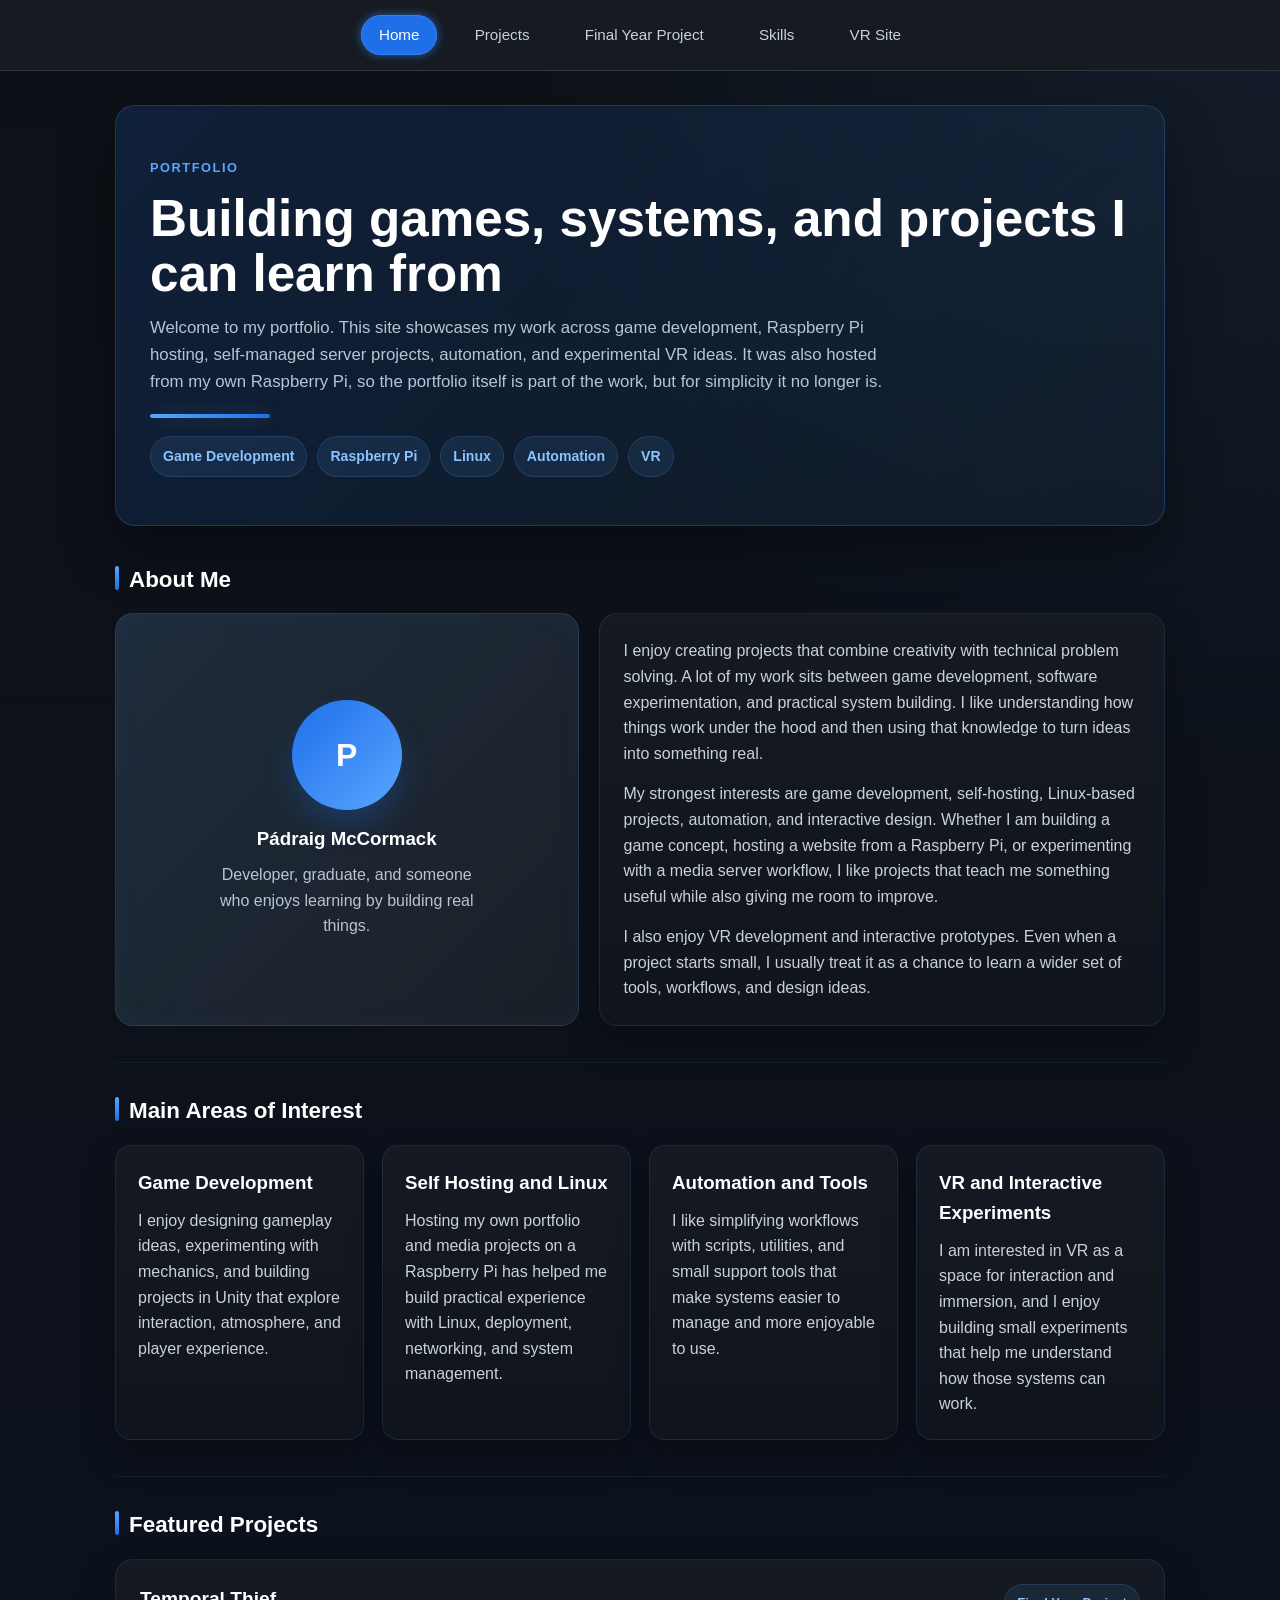
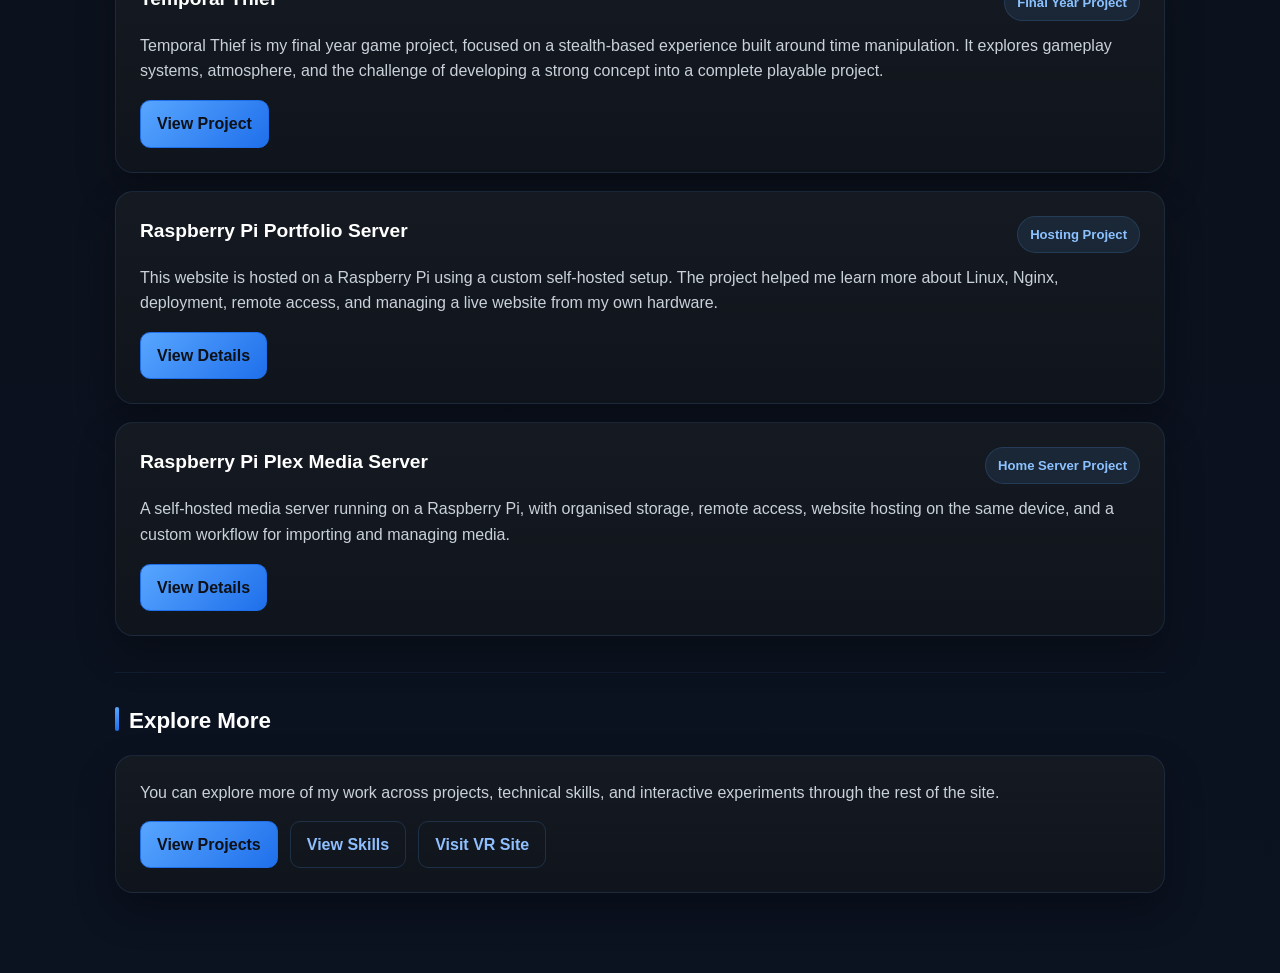
<file: index.html>
<!DOCTYPE html>
<html lang="en">
<head>
  <meta charset="UTF-8">
  <meta name="viewport" content="width=device-width, initial-scale=1.0">
  <title>My Portfolio</title>
  <link rel="stylesheet" href="css/style.css">

  <style>
    .home-page {
      background:
        radial-gradient(circle at top right, rgba(88, 166, 255, 0.08), transparent 28%),
        linear-gradient(180deg, #0d1117 0%, #0b1220 100%);
    }

    .home-hero {
      width: min(1050px, 92%);
      margin: 34px auto 12px;
      padding: 48px 34px;
      background: linear-gradient(135deg, rgba(31, 111, 235, 0.16), rgba(88, 166, 255, 0.05));
      border: 1px solid rgba(88, 166, 255, 0.2);
      border-radius: 20px;
      box-shadow: 0 24px 52px rgba(0, 0, 0, 0.35);
    }

    .home-kicker {
      display: inline-block;
      font-size: 0.8rem;
      text-transform: uppercase;
      letter-spacing: 0.12em;
      font-weight: 700;
      color: #58a6ff;
      margin-bottom: 12px;
    }

    .home-hero h1 {
      font-size: clamp(2.3rem, 4vw, 3.4rem);
      line-height: 1.08;
      margin-bottom: 14px;
      color: #ffffff;
    }

    .home-hero p {
      max-width: 760px;
      color: #b8c4d3;
      font-size: 1.05rem;
      margin-bottom: 0;
    }

    .home-divider {
      width: 120px;
      height: 4px;
      border-radius: 999px;
      margin-top: 18px;
      background: linear-gradient(90deg, #58a6ff, #1f6feb);
      box-shadow: 0 0 18px rgba(88, 166, 255, 0.28);
    }

    .home-meta {
      display: flex;
      flex-wrap: wrap;
      gap: 10px;
      margin-top: 18px;
    }

    .home-tag {
      display: inline-flex;
      align-items: center;
      padding: 8px 12px;
      border-radius: 999px;
      background: rgba(88, 166, 255, 0.10);
      border: 1px solid rgba(88, 166, 255, 0.16);
      color: #8cc2ff;
      font-size: 0.88rem;
      font-weight: 600;
    }

    .home-section {
      width: min(1050px, 92%);
      margin: auto;
      padding: 24px 0 30px;
    }

    .home-section + .home-section {
      border-top: 1px solid rgba(88, 166, 255, 0.08);
      margin-top: 6px;
      padding-top: 30px;
    }

    .home-section h2 {
      position: relative;
      padding-left: 14px;
      color: #ffffff;
      margin-bottom: 16px;
    }

    .home-section h2::before {
      content: "";
      position: absolute;
      left: 0;
      top: 4px;
      width: 4px;
      height: 24px;
      border-radius: 999px;
      background: linear-gradient(180deg, #58a6ff, #1f6feb);
    }

    .home-grid {
      display: grid;
      grid-template-columns: 0.9fr 1.1fr;
      gap: 20px;
      align-items: stretch;
    }

    .home-panel {
      background: linear-gradient(180deg, rgba(22, 27, 34, 0.96), rgba(16, 21, 29, 0.98));
      border: 1px solid rgba(88, 166, 255, 0.12);
      border-radius: 18px;
      padding: 24px;
      box-shadow: 0 18px 38px rgba(0, 0, 0, 0.28);
    }

    .home-panel p:last-child {
      margin-bottom: 0;
    }

    .profile-box {
      height: 100%;
      display: flex;
      flex-direction: column;
      justify-content: center;
      align-items: center;
      min-height: 240px;
      text-align: center;
      background:
        linear-gradient(135deg, rgba(88, 166, 255, 0.12), rgba(255,255,255,0.02)),
        #161b22;
      border: 1px solid rgba(88, 166, 255, 0.16);
      border-radius: 18px;
      box-shadow: inset 0 0 30px rgba(88, 166, 255, 0.04);
    }

    .profile-avatar {
      width: 110px;
      height: 110px;
      border-radius: 50%;
      background: linear-gradient(135deg, #1f6feb, #58a6ff);
      display: flex;
      align-items: center;
      justify-content: center;
      font-size: 2rem;
      font-weight: 800;
      color: #ffffff;
      margin-bottom: 14px;
      box-shadow: 0 16px 28px rgba(31, 111, 235, 0.24);
    }

    .profile-box h3 {
      color: #ffffff;
      margin-bottom: 8px;
    }

    .profile-box p {
      max-width: 260px;
      color: #b8c4d3;
      margin-bottom: 0;
    }

    .spotlight-grid {
      display: grid;
      grid-template-columns: repeat(auto-fit, minmax(240px, 1fr));
      gap: 18px;
    }

    .spotlight-card {
      background: linear-gradient(180deg, rgba(22, 27, 34, 0.96), rgba(16, 21, 29, 0.98));
      border: 1px solid rgba(88, 166, 255, 0.12);
      border-radius: 16px;
      padding: 22px;
      box-shadow: 0 16px 34px rgba(0, 0, 0, 0.28);
      transition: transform 0.22s ease, border-color 0.22s ease, box-shadow 0.22s ease;
    }

    .spotlight-card:hover {
      transform: translateY(-4px);
      border-color: rgba(88, 166, 255, 0.34);
      box-shadow: 0 22px 40px rgba(0, 0, 0, 0.36), 0 0 18px rgba(88, 166, 255, 0.08);
    }

    .spotlight-card h3 {
      color: #ffffff;
      margin-bottom: 10px;
    }

    .spotlight-card p {
      color: #c9d1d9;
      margin-bottom: 0;
    }

    .featured-projects {
      display: grid;
      gap: 18px;
    }

    .featured-card {
      background: linear-gradient(180deg, rgba(22, 27, 34, 0.96), rgba(16, 21, 29, 0.98));
      border: 1px solid rgba(88, 166, 255, 0.12);
      border-radius: 18px;
      padding: 24px;
      box-shadow: 0 18px 38px rgba(0, 0, 0, 0.28);
      transition: transform 0.22s ease, border-color 0.22s ease, box-shadow 0.22s ease;
    }

    .featured-card:hover {
      transform: translateY(-4px);
      border-color: rgba(88, 166, 255, 0.34);
      box-shadow: 0 22px 40px rgba(0, 0, 0, 0.36), 0 0 18px rgba(88, 166, 255, 0.08);
    }

    .featured-top {
      display: flex;
      justify-content: space-between;
      align-items: flex-start;
      gap: 16px;
      flex-wrap: wrap;
      margin-bottom: 12px;
    }

    .featured-card h3 {
      color: #ffffff;
      margin: 0;
      font-size: 1.2rem;
    }

    .featured-tag {
      display: inline-flex;
      align-items: center;
      padding: 7px 12px;
      border-radius: 999px;
      background: rgba(88, 166, 255, 0.10);
      border: 1px solid rgba(88, 166, 255, 0.16);
      color: #8cc2ff;
      font-size: 0.82rem;
      font-weight: 600;
      white-space: nowrap;
    }

    .featured-card p {
      color: #c9d1d9;
      margin-bottom: 16px;
    }

    .home-actions {
      display: flex;
      flex-wrap: wrap;
      gap: 12px;
      align-items: center;
    }

    .home-btn {
      display: inline-block;
      padding: 10px 16px;
      background: linear-gradient(135deg, #58a6ff, #1f6feb);
      color: #0d1117;
      border-radius: 10px;
      font-weight: 700;
      border: 1px solid #1f6feb;
      transition: 0.22s ease;
    }

    .home-btn:hover {
      transform: translateY(-2px);
      box-shadow: 0 12px 24px rgba(31, 111, 235, 0.28);
      text-decoration: none;
    }

    .home-btn-secondary {
      display: inline-block;
      padding: 10px 16px;
      background: transparent;
      color: #8fbfff;
      border-radius: 10px;
      font-weight: 700;
      border: 1px solid rgba(88, 166, 255, 0.18);
      transition: 0.22s ease;
    }

    .home-btn-secondary:hover {
      border-color: rgba(88, 166, 255, 0.34);
      background: rgba(88, 166, 255, 0.06);
      text-decoration: none;
    }

    @media (max-width: 820px) {
      .home-grid {
        grid-template-columns: 1fr;
      }

      .home-hero {
        padding: 36px 24px;
      }
    }
  </style>
</head>
<body class="home-page">

<header class="site-header">
  <nav class="nav">
    <a href="index.html" class="active">Home</a>
    <a href="projects.html">Projects</a>
    <a href="final-year-project.html">Final Year Project</a>
    <a href="skills.html">Skills</a>
    <a href="vr-site.html">VR Site</a>
  </nav>
</header>

<div class="home-hero">
  <span class="home-kicker">Portfolio</span>
  <h1>Building games, systems, and projects I can learn from</h1>
  <p>
    Welcome to my portfolio. This site showcases my work across game development,
    Raspberry Pi hosting, self-managed server projects, automation, and experimental VR ideas.
    It was also hosted from my own Raspberry Pi, so the portfolio itself is part of the work, but for simplicity it no longer is.
  </p>
  <div class="home-divider"></div>

  <div class="home-meta">
    <span class="home-tag">Game Development</span>
    <span class="home-tag">Raspberry Pi</span>
    <span class="home-tag">Linux</span>
    <span class="home-tag">Automation</span>
    <span class="home-tag">VR</span>
  </div>
</div>

<section class="home-section">
  <h2>About Me</h2>
  <div class="home-grid">
    <div class="profile-box">
      <div class="profile-avatar">P</div>
      <h3>Pádraig McCormack</h3>
      <p>
        Developer, graduate, and someone who enjoys learning by building real things.
      </p>
    </div>

    <div class="home-panel">
      <p>
        I enjoy creating projects that combine creativity with technical problem solving.
        A lot of my work sits between game development, software experimentation, and practical
        system building. I like understanding how things work under the hood and then using that
        knowledge to turn ideas into something real.
      </p>

      <p>
        My strongest interests are game development, self-hosting, Linux-based projects,
        automation, and interactive design. Whether I am building a game concept, hosting a
        website from a Raspberry Pi, or experimenting with a media server workflow, I like
        projects that teach me something useful while also giving me room to improve.
      </p>

      <p>
        I also enjoy VR development and interactive prototypes. Even when a project starts small,
        I usually treat it as a chance to learn a wider set of tools, workflows, and design ideas.
      </p>
    </div>
  </div>
</section>

<section class="home-section">
  <h2>Main Areas of Interest</h2>
  <div class="spotlight-grid">
    <div class="spotlight-card">
      <h3>Game Development</h3>
      <p>
        I enjoy designing gameplay ideas, experimenting with mechanics, and building projects
        in Unity that explore interaction, atmosphere, and player experience.
      </p>
    </div>

    <div class="spotlight-card">
      <h3>Self Hosting and Linux</h3>
      <p>
        Hosting my own portfolio and media projects on a Raspberry Pi has helped me build
        practical experience with Linux, deployment, networking, and system management.
      </p>
    </div>

    <div class="spotlight-card">
      <h3>Automation and Tools</h3>
      <p>
        I like simplifying workflows with scripts, utilities, and small support tools that
        make systems easier to manage and more enjoyable to use.
      </p>
    </div>

    <div class="spotlight-card">
      <h3>VR and Interactive Experiments</h3>
      <p>
        I am interested in VR as a space for interaction and immersion, and I enjoy building
        small experiments that help me understand how those systems can work.
      </p>
    </div>
  </div>
</section>

<section class="home-section">
  <h2>Featured Projects</h2>
  <div class="featured-projects">

    <div class="featured-card">
      <div class="featured-top">
        <h3>Temporal Thief</h3>
        <span class="featured-tag">Final Year Project</span>
      </div>
      <p>
        Temporal Thief is my final year game project, focused on a stealth-based experience
        built around time manipulation. It explores gameplay systems, atmosphere, and the
        challenge of developing a strong concept into a complete playable project.
      </p>
      <div class="home-actions">
        <a href="final-year-project.html" class="home-btn">View Project</a>
      </div>
    </div>

    <div class="featured-card">
      <div class="featured-top">
        <h3>Raspberry Pi Portfolio Server</h3>
        <span class="featured-tag">Hosting Project</span>
      </div>
      <p>
        This website is hosted on a Raspberry Pi using a custom self-hosted setup. The project
        helped me learn more about Linux, Nginx, deployment, remote access, and managing a live
        website from my own hardware.
      </p>
      <div class="home-actions">
        <a href="raspberry-pi-portfolio.html" class="home-btn">View Details</a>
      </div>
    </div>

    <div class="featured-card">
      <div class="featured-top">
        <h3>Raspberry Pi Plex Media Server</h3>
        <span class="featured-tag">Home Server Project</span>
      </div>
      <p>
        A self-hosted media server running on a Raspberry Pi, with organised storage,
        remote access, website hosting on the same device, and a custom workflow for
        importing and managing media.
      </p>
      <div class="home-actions">
        <a href="plex-media-server.html" class="home-btn">View Details</a>
      </div>
    </div>

  </div>
</section>

<section class="home-section">
  <h2>Explore More</h2>
  <div class="home-panel">
    <p>
      You can explore more of my work across projects, technical skills, and interactive
      experiments through the rest of the site.
    </p>
    <div class="home-actions" style="margin-top: 14px;">
      <a href="projects.html" class="home-btn">View Projects</a>
      <a href="skills.html" class="home-btn-secondary">View Skills</a>
      <a href="vr-site.html" class="home-btn-secondary">Visit VR Site</a>
    </div>
  </div>
</section>

</body>
</html>
</file>
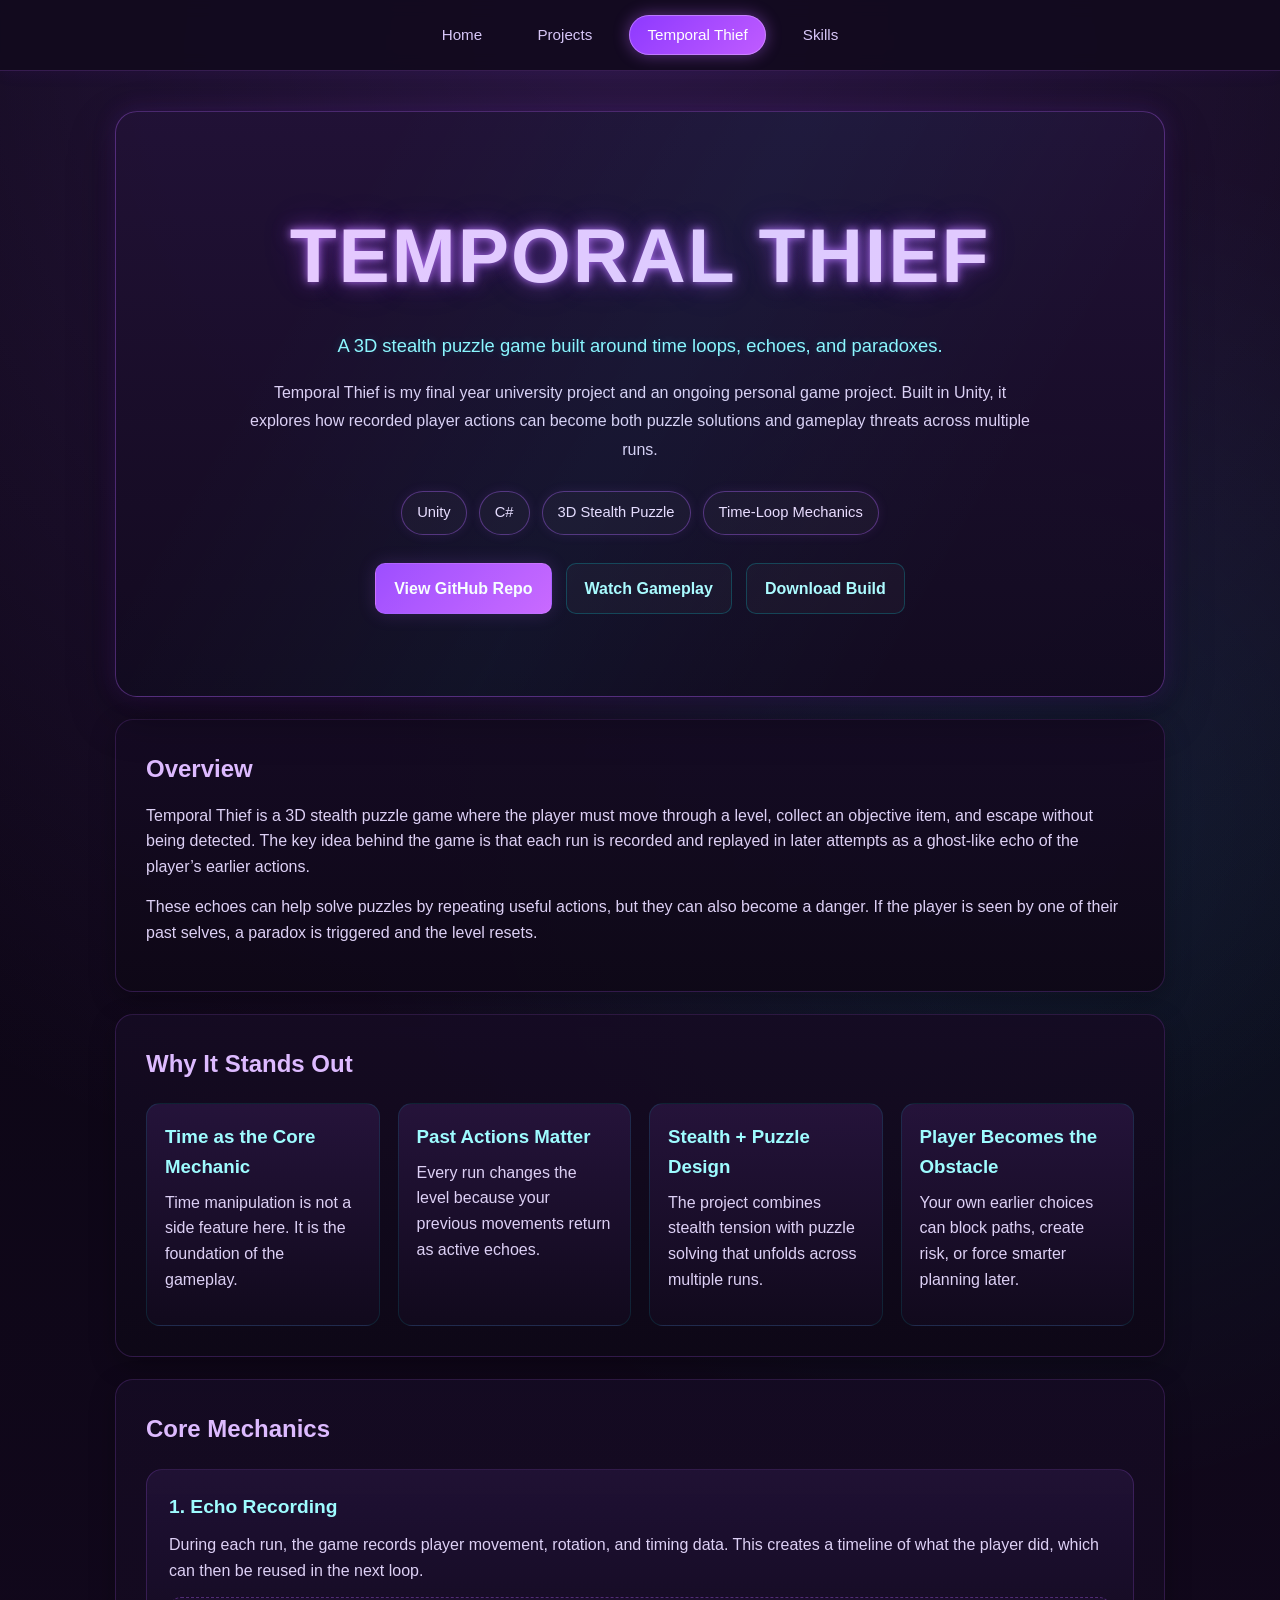
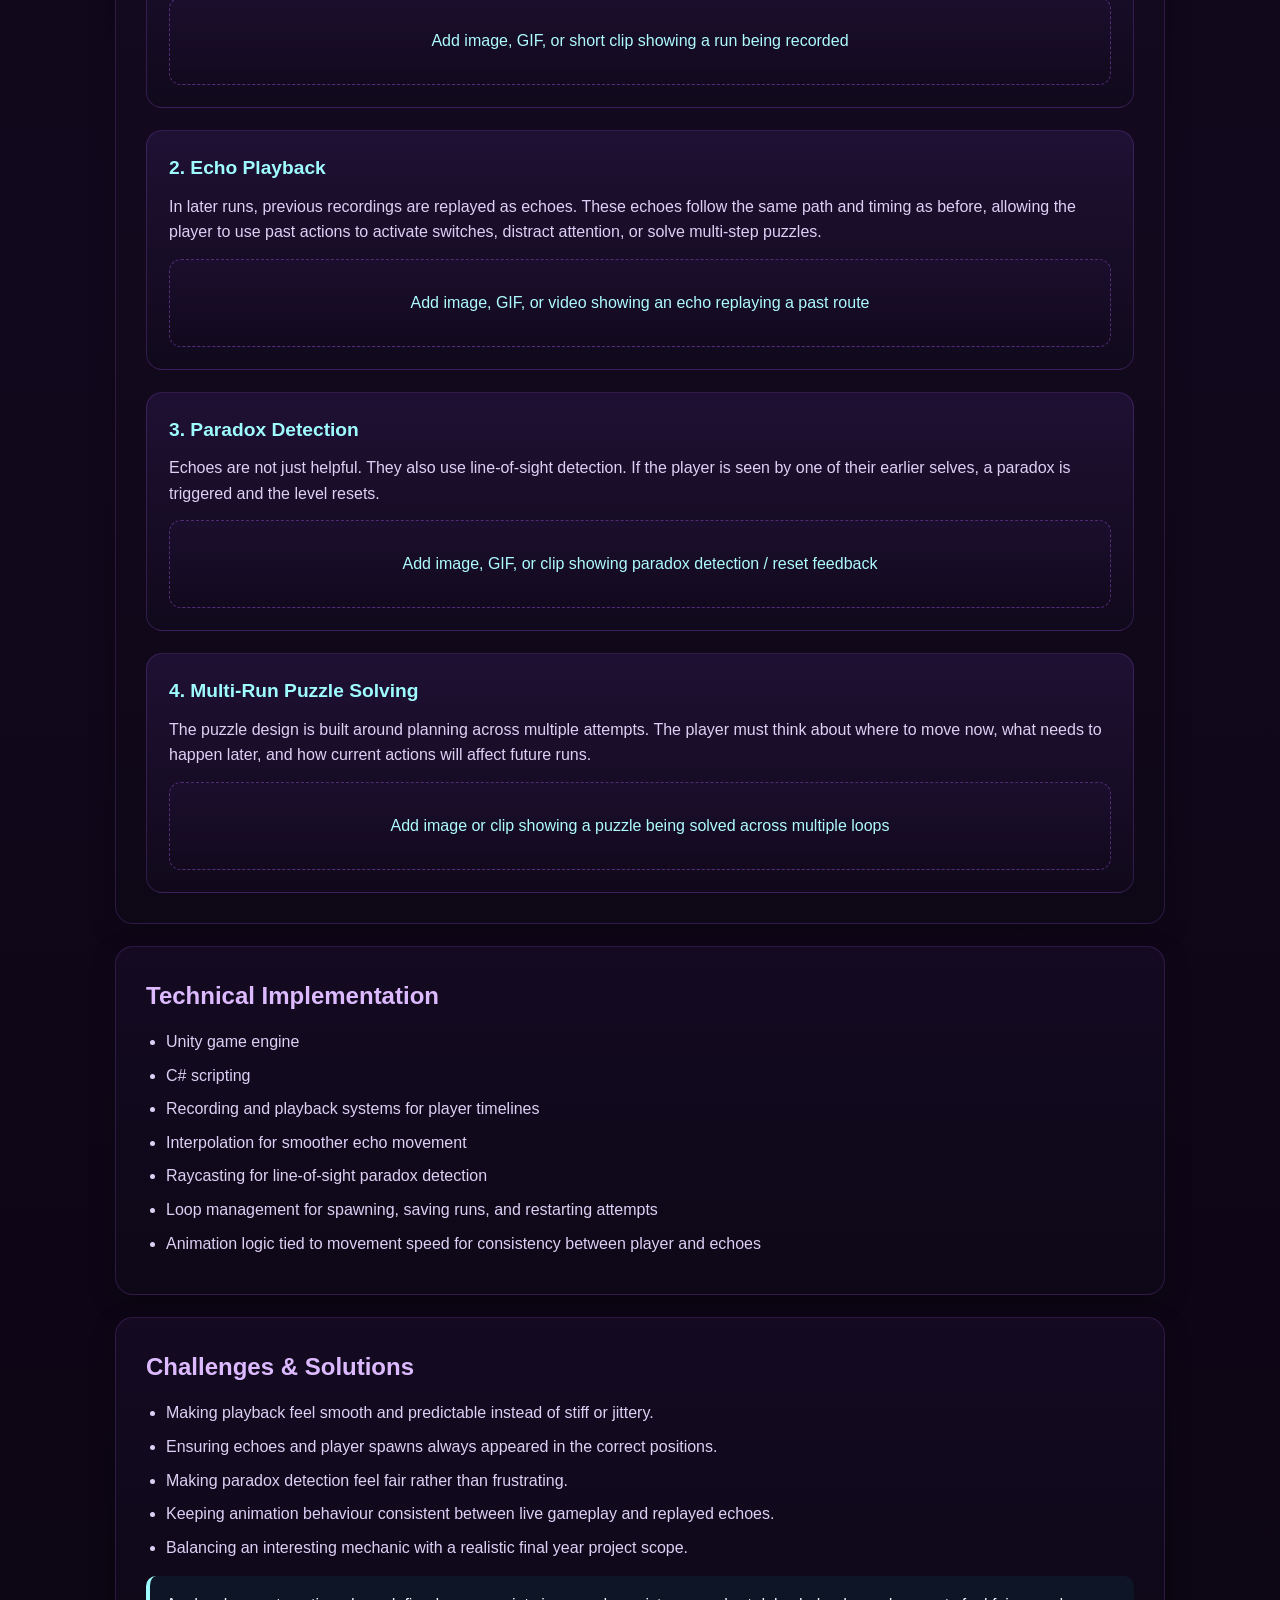
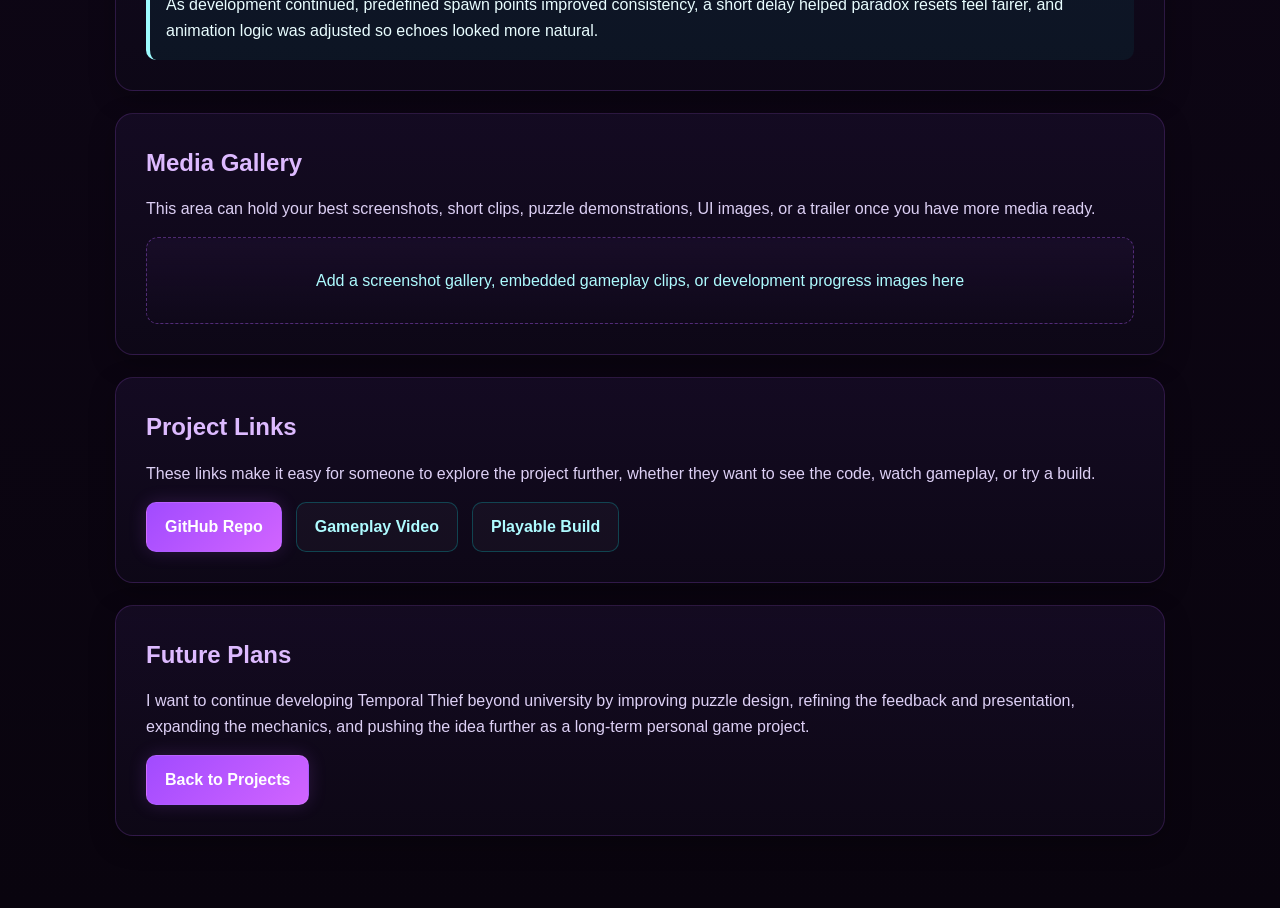
<file: final-year-project.html>
<!DOCTYPE html>
<html lang="en">
<head>
  <meta charset="UTF-8">
  <meta name="viewport" content="width=device-width, initial-scale=1.0">
  <title>Temporal Thief</title>
  <link rel="stylesheet" href="css/style.css">

  <style>
    body.temporal-page {
      background:
        radial-gradient(circle at top, rgba(170, 90, 255, 0.22), transparent 30%),
        radial-gradient(circle at 80% 20%, rgba(0, 255, 255, 0.08), transparent 20%),
        linear-gradient(180deg, #08050f 0%, #12081d 45%, #09040e 100%);
      color: #f3ecff;
    }

    .site-header {
      background: rgba(18, 10, 30, 0.92);
      border-bottom: 1px solid rgba(180, 95, 255, 0.22);
      box-shadow: 0 0 18px rgba(128, 0, 255, 0.08);
      backdrop-filter: blur(8px);
    }

    .nav a {
      color: #d7c6f7;
    }

    .nav a:hover {
      background: rgba(170, 90, 255, 0.18);
      color: #ffffff;
    }

    .nav a:hover::after {
      border-color: rgba(181, 97, 255, 0.45);
      box-shadow: 0 0 14px rgba(181, 97, 255, 0.35);
    }

    .nav a.active {
      background: linear-gradient(135deg, #8d39ff, #c05cff);
      color: #ffffff;
    }

    .nav a.active::after {
      border-color: rgba(223, 176, 255, 0.5);
      box-shadow: 0 0 16px rgba(181, 97, 255, 0.45);
    }

    .temporal-hero {
      width: min(1050px, 92%);
      margin: 40px auto 20px;
      padding: 82px 32px;
      text-align: center;
      border-radius: 22px;
      position: relative;
      overflow: hidden;
      background: linear-gradient(180deg, rgba(33, 18, 54, 0.96), rgba(18, 10, 31, 0.96));
      border: 1px solid rgba(181, 97, 255, 0.35);
      box-shadow: 0 0 25px rgba(150, 50, 255, 0.16), 0 18px 45px rgba(0, 0, 0, 0.35);
    }

    .temporal-hero::before {
      content: "";
      position: absolute;
      inset: 0;
      background: linear-gradient(120deg, transparent 20%, rgba(0, 255, 255, 0.04) 50%, transparent 80%);
      pointer-events: none;
    }

    .temporal-hero h1 {
      font-size: clamp(2.8rem, 6vw, 5rem);
      margin-bottom: 14px;
      color: #e5c9ff;
      letter-spacing: 2px;
      text-transform: uppercase;
      text-shadow:
        0 0 8px rgba(190, 120, 255, 0.85),
        0 0 20px rgba(181, 97, 255, 0.45),
        0 0 40px rgba(120, 0, 255, 0.2);
    }

    .temporal-tagline {
      font-size: 1.15rem;
      color: #8ef6ff;
      margin-bottom: 18px;
      text-shadow: 0 0 10px rgba(0, 255, 255, 0.18);
    }

    .temporal-intro {
      max-width: 780px;
      margin: 0 auto;
      color: #ddd0f5;
      font-size: 1rem;
      line-height: 1.8;
    }

    .temporal-meta {
      display: flex;
      justify-content: center;
      gap: 12px;
      flex-wrap: wrap;
      margin-top: 26px;
    }

    .meta-pill {
      padding: 9px 15px;
      border-radius: 999px;
      border: 1px solid rgba(181, 97, 255, 0.38);
      background: rgba(255, 255, 255, 0.03);
      color: #eddcff;
      font-size: 0.92rem;
      box-shadow: 0 0 12px rgba(181, 97, 255, 0.1);
    }

    .hero-actions {
      display: flex;
      justify-content: center;
      flex-wrap: wrap;
      gap: 14px;
      margin-top: 28px;
    }

    .hero-btn {
      display: inline-block;
      padding: 12px 18px;
      border-radius: 10px;
      font-weight: 600;
      transition: 0.25s ease;
      text-decoration: none;
    }

    .hero-btn.primary {
      background: linear-gradient(135deg, #a14bff, #d164ff);
      color: #ffffff;
      border: 1px solid rgba(255, 255, 255, 0.08);
      box-shadow: 0 0 18px rgba(181, 97, 255, 0.18);
    }

    .hero-btn.secondary {
      background: rgba(255, 255, 255, 0.03);
      color: #aefbff;
      border: 1px solid rgba(0, 255, 255, 0.2);
    }

    .hero-btn:hover {
      transform: translateY(-2px);
      text-decoration: none;
    }

    .temporal-section {
      width: min(1050px, 92%);
      margin: 22px auto;
      padding: 30px;
      border-radius: 18px;
      background: linear-gradient(180deg, rgba(21, 11, 35, 0.94), rgba(14, 8, 23, 0.94));
      border: 1px solid rgba(181, 97, 255, 0.18);
      box-shadow: 0 8px 26px rgba(0, 0, 0, 0.26);
    }

    .temporal-section h2 {
      color: #ddbaff;
      margin-bottom: 14px;
      font-size: 1.5rem;
    }

    .temporal-section p,
    .temporal-section li {
      color: #ddd0f5;
    }

    .feature-grid {
      display: grid;
      grid-template-columns: repeat(auto-fit, minmax(220px, 1fr));
      gap: 18px;
      margin-top: 20px;
    }

    .feature-card {
      background: linear-gradient(180deg, rgba(38, 20, 60, 0.95), rgba(18, 10, 29, 0.95));
      border: 1px solid rgba(0, 255, 255, 0.1);
      border-radius: 14px;
      padding: 18px;
      transition: 0.25s ease;
    }

    .feature-card:hover {
      transform: translateY(-4px);
      border-color: rgba(181, 97, 255, 0.42);
      box-shadow: 0 0 16px rgba(181, 97, 255, 0.14);
    }

    .feature-card h3 {
      color: #9efcff;
      margin-bottom: 8px;
    }

    .mechanic-grid {
      display: grid;
      gap: 22px;
      margin-top: 20px;
    }

    .mechanic-card {
      background: linear-gradient(180deg, rgba(33, 18, 54, 0.9), rgba(17, 10, 28, 0.92));
      border: 1px solid rgba(181, 97, 255, 0.2);
      border-radius: 16px;
      padding: 22px;
    }

    .mechanic-card h3 {
      color: #9efcff;
      margin-bottom: 10px;
      font-size: 1.2rem;
    }

    .mechanic-card p {
      margin-bottom: 14px;
    }

    .media-placeholder {
      margin-top: 14px;
      padding: 30px 18px;
      border: 1px dashed rgba(181, 97, 255, 0.38);
      border-radius: 12px;
      text-align: center;
      color: #aefbff;
      background: linear-gradient(180deg, rgba(33, 18, 54, 0.45), rgba(18, 10, 30, 0.32));
    }

    .tech-list,
    .challenge-list,
    .links-list {
      padding-left: 20px;
      margin-top: 10px;
    }

    .tech-list li,
    .challenge-list li,
    .links-list li {
      margin-bottom: 8px;
    }

    .status-box {
      margin-top: 16px;
      padding: 16px;
      border-left: 4px solid #9efcff;
      background: rgba(0, 255, 255, 0.05);
      border-radius: 10px;
      color: #e9fdff;
    }

    .links-row {
      display: flex;
      flex-wrap: wrap;
      gap: 14px;
      margin-top: 16px;
    }

    .project-link-btn {
      display: inline-block;
      padding: 11px 18px;
      border-radius: 10px;
      background: linear-gradient(135deg, #a14bff, #d164ff);
      color: white;
      font-weight: 600;
      border: 1px solid rgba(255, 255, 255, 0.08);
      box-shadow: 0 0 18px rgba(181, 97, 255, 0.18);
      transition: 0.25s ease;
      text-decoration: none;
    }

    .project-link-btn.alt {
      background: rgba(255, 255, 255, 0.03);
      color: #aefbff;
      border: 1px solid rgba(0, 255, 255, 0.22);
      box-shadow: none;
    }

    .project-link-btn:hover {
      transform: translateY(-2px);
      text-decoration: none;
    }

    @media (max-width: 600px) {
      .temporal-hero {
        padding: 58px 20px;
      }

      .temporal-section {
        padding: 22px 18px;
      }

      .temporal-hero h1 {
        letter-spacing: 1px;
      }
    }
  </style>
</head>

<body class="temporal-page">

<header class="site-header">
  <nav class="nav">
    <a href="index.html">Home</a>
    <a href="projects.html">Projects</a>
    <a href="final-year-project.html" class="active">Temporal Thief</a>
    <a href="skills.html">Skills</a>
  </nav>
</header>

<section class="temporal-hero">
  <h1>Temporal Thief</h1>
  <p class="temporal-tagline">A 3D stealth puzzle game built around time loops, echoes, and paradoxes.</p>

  <p class="temporal-intro">
    Temporal Thief is my final year university project and an ongoing personal game project.
    Built in Unity, it explores how recorded player actions can become both puzzle solutions
    and gameplay threats across multiple runs.
  </p>

  <div class="temporal-meta">
    <span class="meta-pill">Unity</span>
    <span class="meta-pill">C#</span>
    <span class="meta-pill">3D Stealth Puzzle</span>
    <span class="meta-pill">Time-Loop Mechanics</span>
  </div>

  <div class="hero-actions">
    <a href="https://github.com/PodgeMc/temporal-thief" target="_blank" class="hero-btn primary">View GitHub Repo</a>
    <a href="YOUR_VIDEO_LINK_HERE" target="_blank" class="hero-btn secondary">Watch Gameplay</a>
    <a href="YOUR_BUILD_LINK_HERE" target="_blank" class="hero-btn secondary">Download Build</a>
  </div>
</section>

<section class="temporal-section">
  <h2>Overview</h2>
  <p>
    Temporal Thief is a 3D stealth puzzle game where the player must move through a level,
    collect an objective item, and escape without being detected. The key idea behind the game
    is that each run is recorded and replayed in later attempts as a ghost-like echo of the
    player’s earlier actions.
  </p>
  <p>
    These echoes can help solve puzzles by repeating useful actions, but they can also become
    a danger. If the player is seen by one of their past selves, a paradox is triggered and
    the level resets.
  </p>
</section>

<section class="temporal-section">
  <h2>Why It Stands Out</h2>

  <div class="feature-grid">
    <div class="feature-card">
      <h3>Time as the Core Mechanic</h3>
      <p>
        Time manipulation is not a side feature here. It is the foundation of the gameplay.
      </p>
    </div>

    <div class="feature-card">
      <h3>Past Actions Matter</h3>
      <p>
        Every run changes the level because your previous movements return as active echoes.
      </p>
    </div>

    <div class="feature-card">
      <h3>Stealth + Puzzle Design</h3>
      <p>
        The project combines stealth tension with puzzle solving that unfolds across multiple runs.
      </p>
    </div>

    <div class="feature-card">
      <h3>Player Becomes the Obstacle</h3>
      <p>
        Your own earlier choices can block paths, create risk, or force smarter planning later.
      </p>
    </div>
  </div>
</section>

<section class="temporal-section">
  <h2>Core Mechanics</h2>

  <div class="mechanic-grid">
    <div class="mechanic-card">
      <h3>1. Echo Recording</h3>
      <p>
        During each run, the game records player movement, rotation, and timing data.
        This creates a timeline of what the player did, which can then be reused in the next loop.
      </p>
      <div class="media-placeholder">
        Add image, GIF, or short clip showing a run being recorded
      </div>
    </div>

    <div class="mechanic-card">
      <h3>2. Echo Playback</h3>
      <p>
        In later runs, previous recordings are replayed as echoes. These echoes follow the same
        path and timing as before, allowing the player to use past actions to activate switches,
        distract attention, or solve multi-step puzzles.
      </p>
      <div class="media-placeholder">
        Add image, GIF, or video showing an echo replaying a past route
      </div>
    </div>

    <div class="mechanic-card">
      <h3>3. Paradox Detection</h3>
      <p>
        Echoes are not just helpful. They also use line-of-sight detection. If the player is seen
        by one of their earlier selves, a paradox is triggered and the level resets.
      </p>
      <div class="media-placeholder">
        Add image, GIF, or clip showing paradox detection / reset feedback
      </div>
    </div>

    <div class="mechanic-card">
      <h3>4. Multi-Run Puzzle Solving</h3>
      <p>
        The puzzle design is built around planning across multiple attempts. The player must think
        about where to move now, what needs to happen later, and how current actions will affect
        future runs.
      </p>
      <div class="media-placeholder">
        Add image or clip showing a puzzle being solved across multiple loops
      </div>
    </div>
  </div>
</section>

<section class="temporal-section">
  <h2>Technical Implementation</h2>
  <ul class="tech-list">
    <li>Unity game engine</li>
    <li>C# scripting</li>
    <li>Recording and playback systems for player timelines</li>
    <li>Interpolation for smoother echo movement</li>
    <li>Raycasting for line-of-sight paradox detection</li>
    <li>Loop management for spawning, saving runs, and restarting attempts</li>
    <li>Animation logic tied to movement speed for consistency between player and echoes</li>
  </ul>
</section>

<section class="temporal-section">
  <h2>Challenges & Solutions</h2>
  <ul class="challenge-list">
    <li>Making playback feel smooth and predictable instead of stiff or jittery.</li>
    <li>Ensuring echoes and player spawns always appeared in the correct positions.</li>
    <li>Making paradox detection feel fair rather than frustrating.</li>
    <li>Keeping animation behaviour consistent between live gameplay and replayed echoes.</li>
    <li>Balancing an interesting mechanic with a realistic final year project scope.</li>
  </ul>

  <div class="status-box">
    As development continued, predefined spawn points improved consistency, a short delay helped
    paradox resets feel fairer, and animation logic was adjusted so echoes looked more natural.
  </div>
</section>

<section class="temporal-section">
  <h2>Media Gallery</h2>
  <p>
    This area can hold your best screenshots, short clips, puzzle demonstrations, UI images,
    or a trailer once you have more media ready.
  </p>

  <div class="media-placeholder">
    Add a screenshot gallery, embedded gameplay clips, or development progress images here
  </div>
</section>

<section class="temporal-section">
  <h2>Project Links</h2>
  <p>
    These links make it easy for someone to explore the project further, whether they want
    to see the code, watch gameplay, or try a build.
  </p>

  <div class="links-row">
    <a href="https://github.com/PodgeMc/temporal-thief" target="_blank" class="project-link-btn">GitHub Repo</a>
    <a href="YOUR_VIDEO_LINK_HERE" target="_blank" class="project-link-btn alt">Gameplay Video</a>
    <a href="YOUR_BUILD_LINK_HERE" target="_blank" class="project-link-btn alt">Playable Build</a>
  </div>
</section>

<section class="temporal-section">
  <h2>Future Plans</h2>
  <p>
    I want to continue developing Temporal Thief beyond university by improving puzzle design,
    refining the feedback and presentation, expanding the mechanics, and pushing the idea further
    as a long-term personal game project.
  </p>

  <div class="links-row">
    <a href="projects.html" class="project-link-btn">Back to Projects</a>
  </div>
</section>

</body>
</html>
</file>
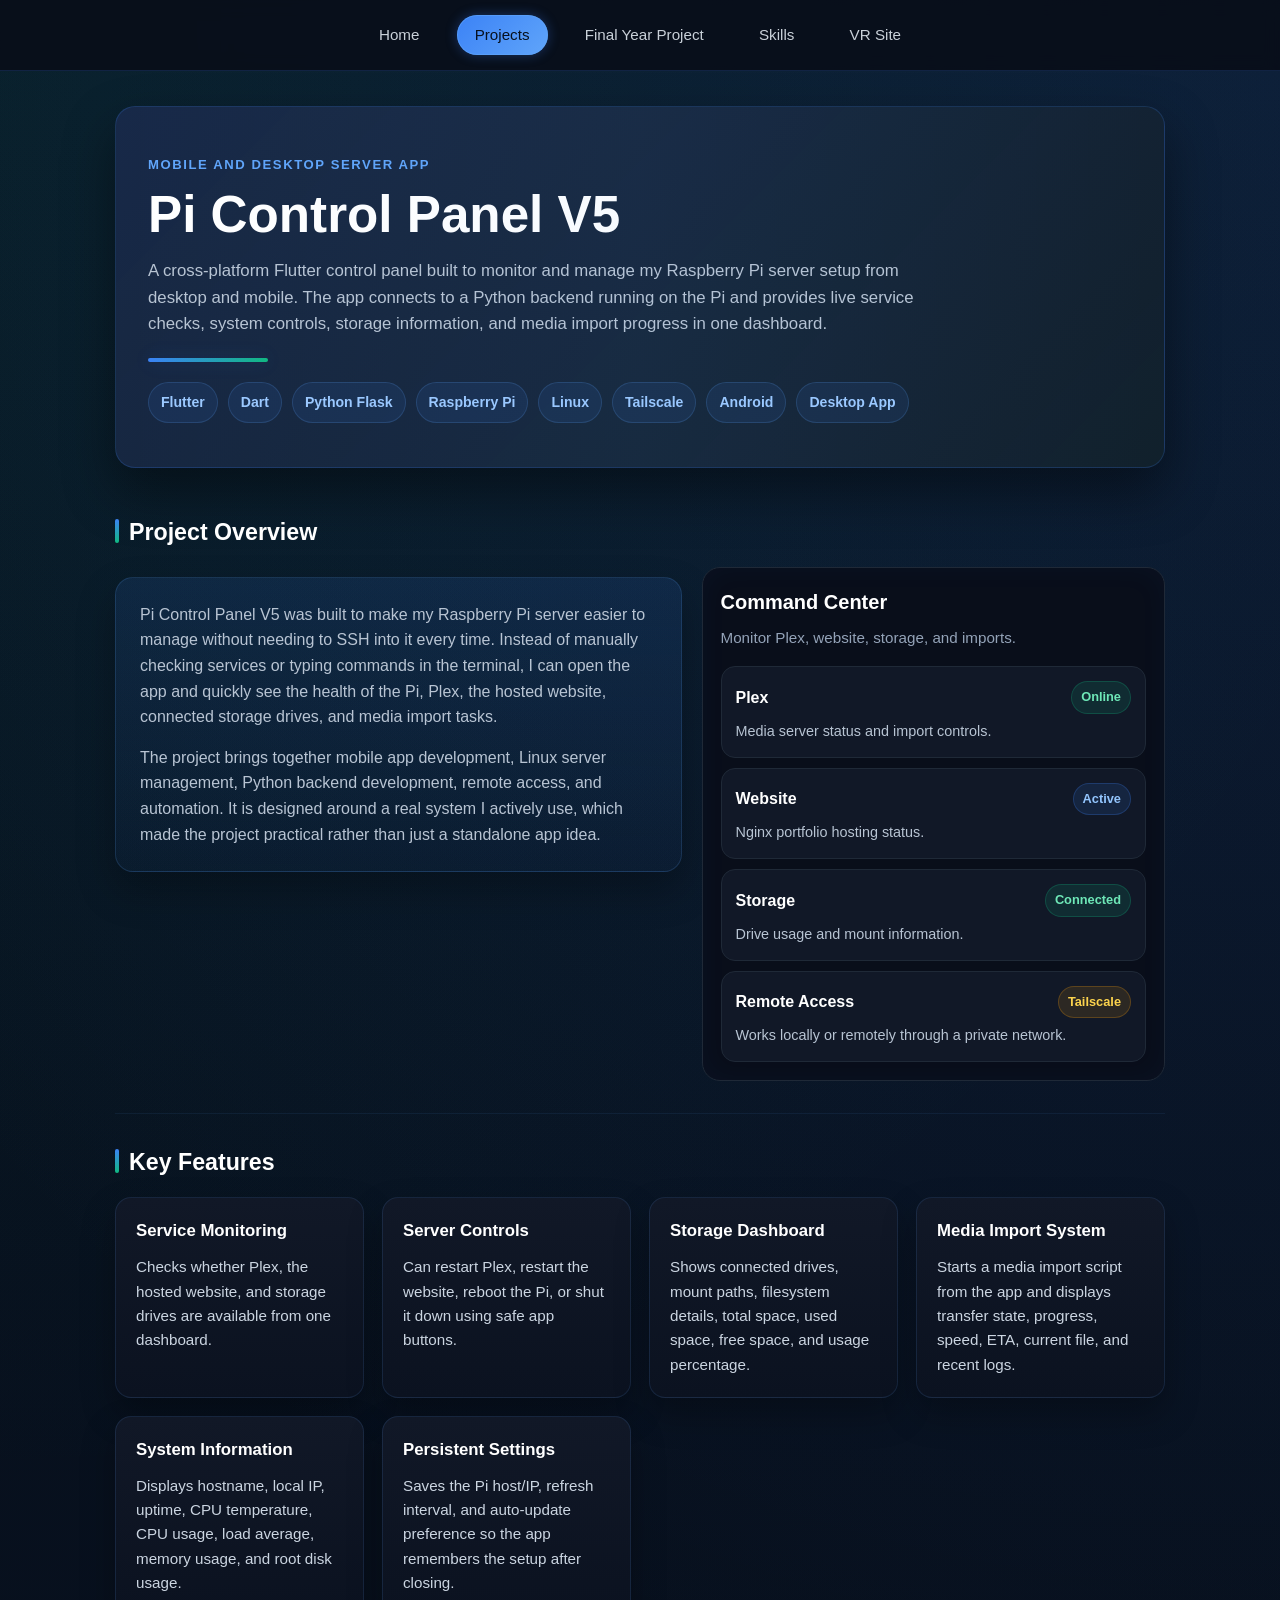
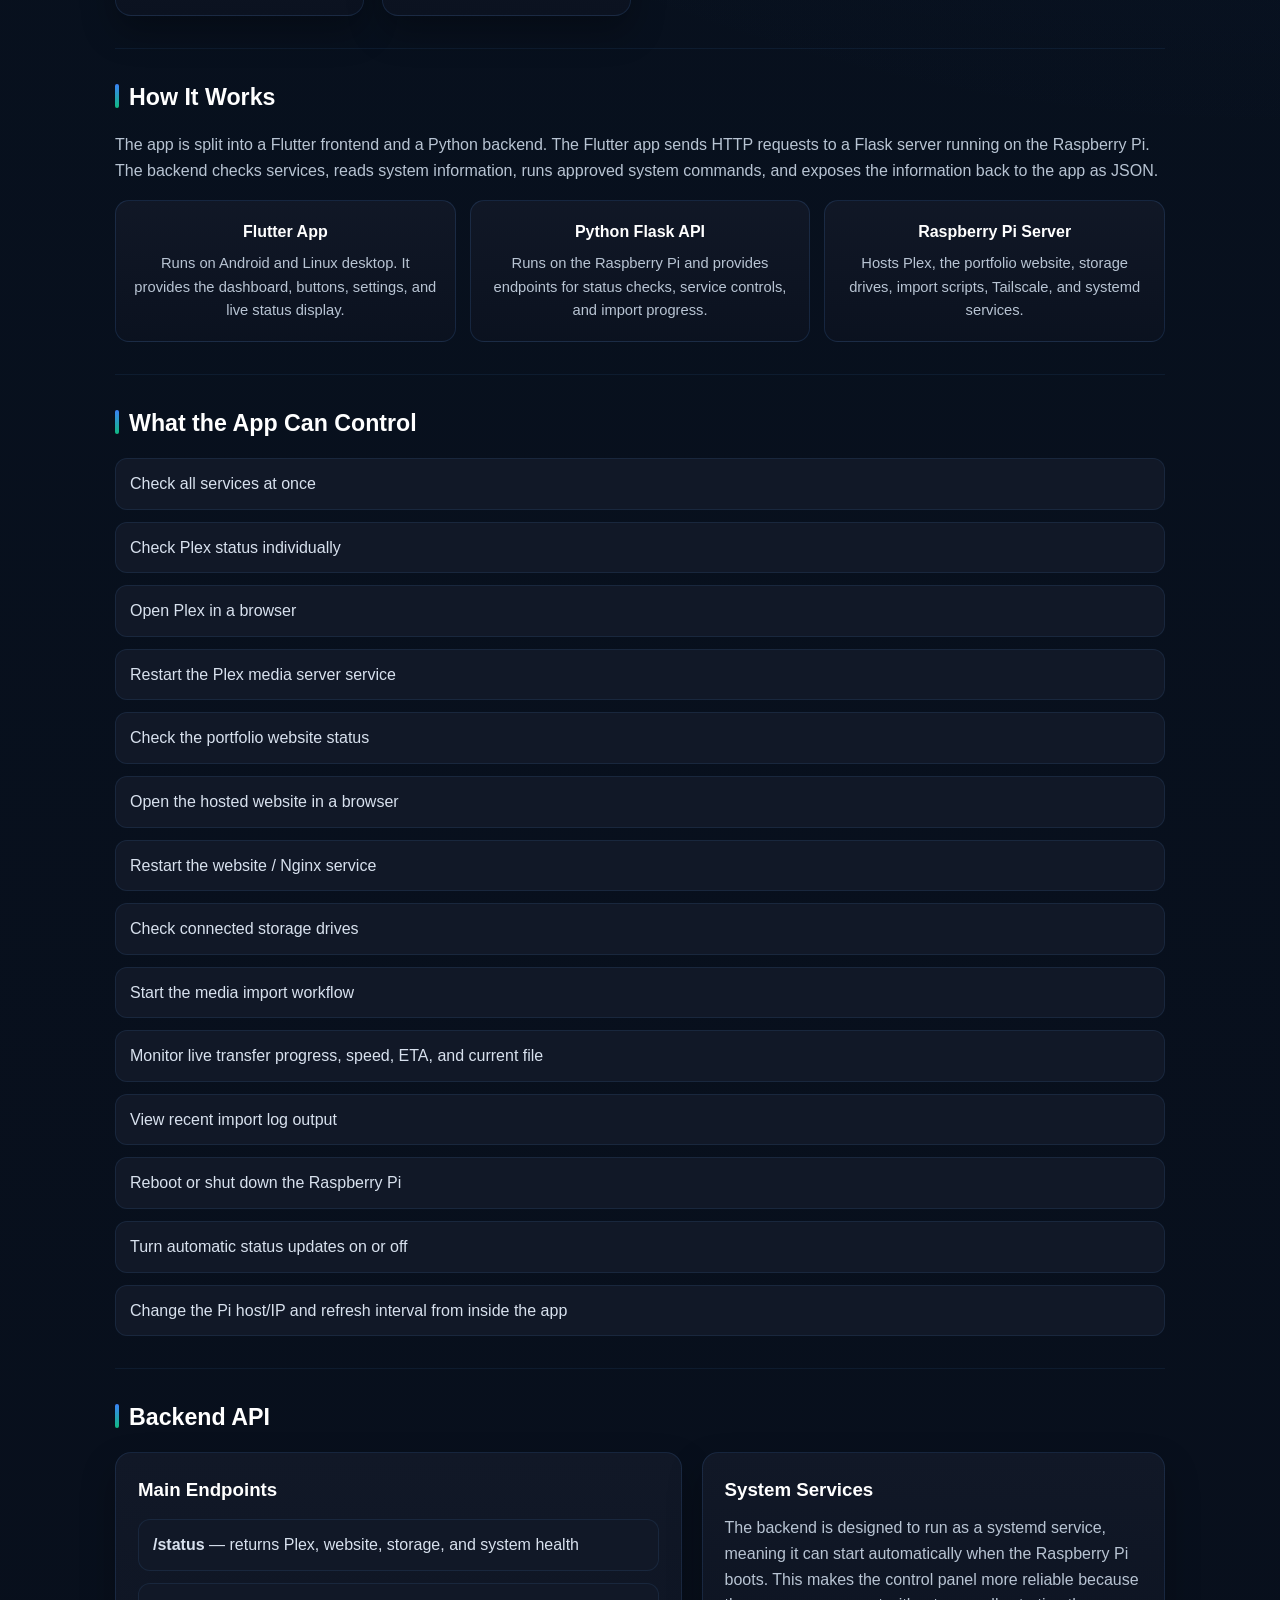
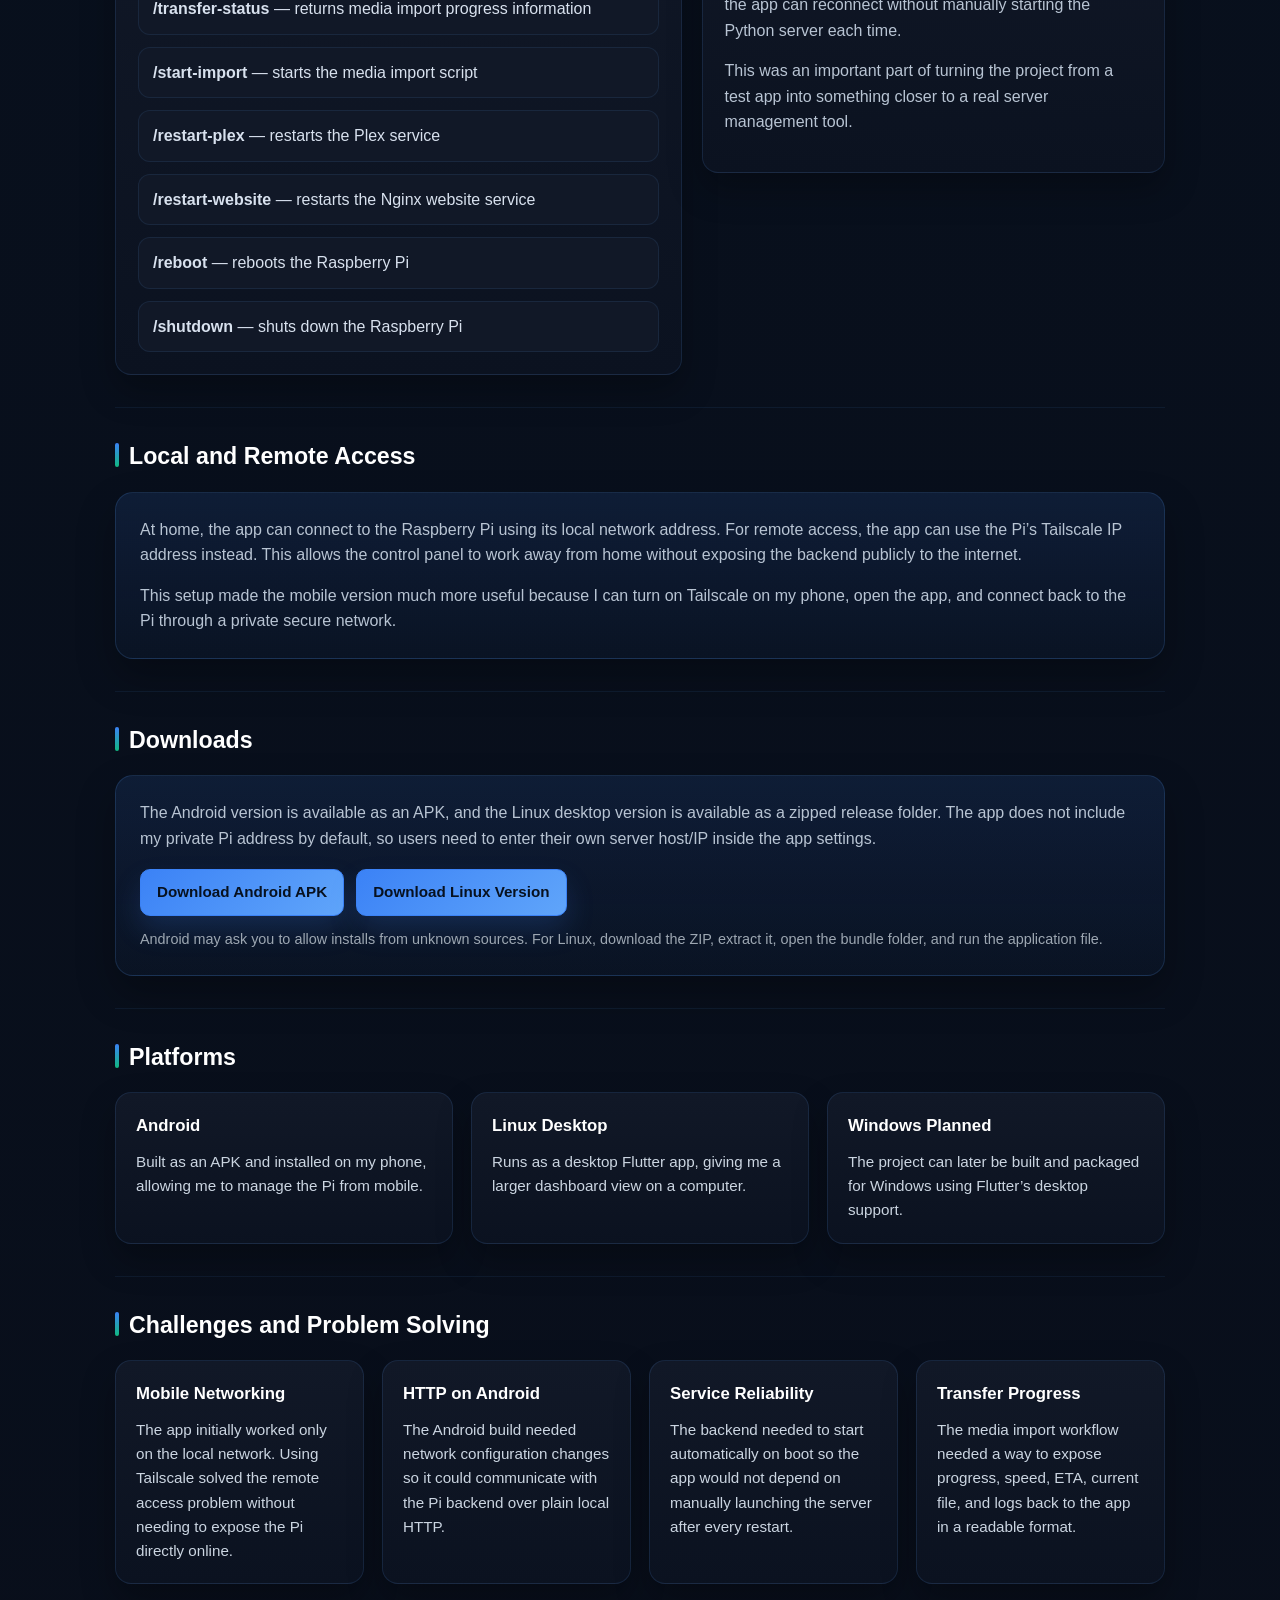
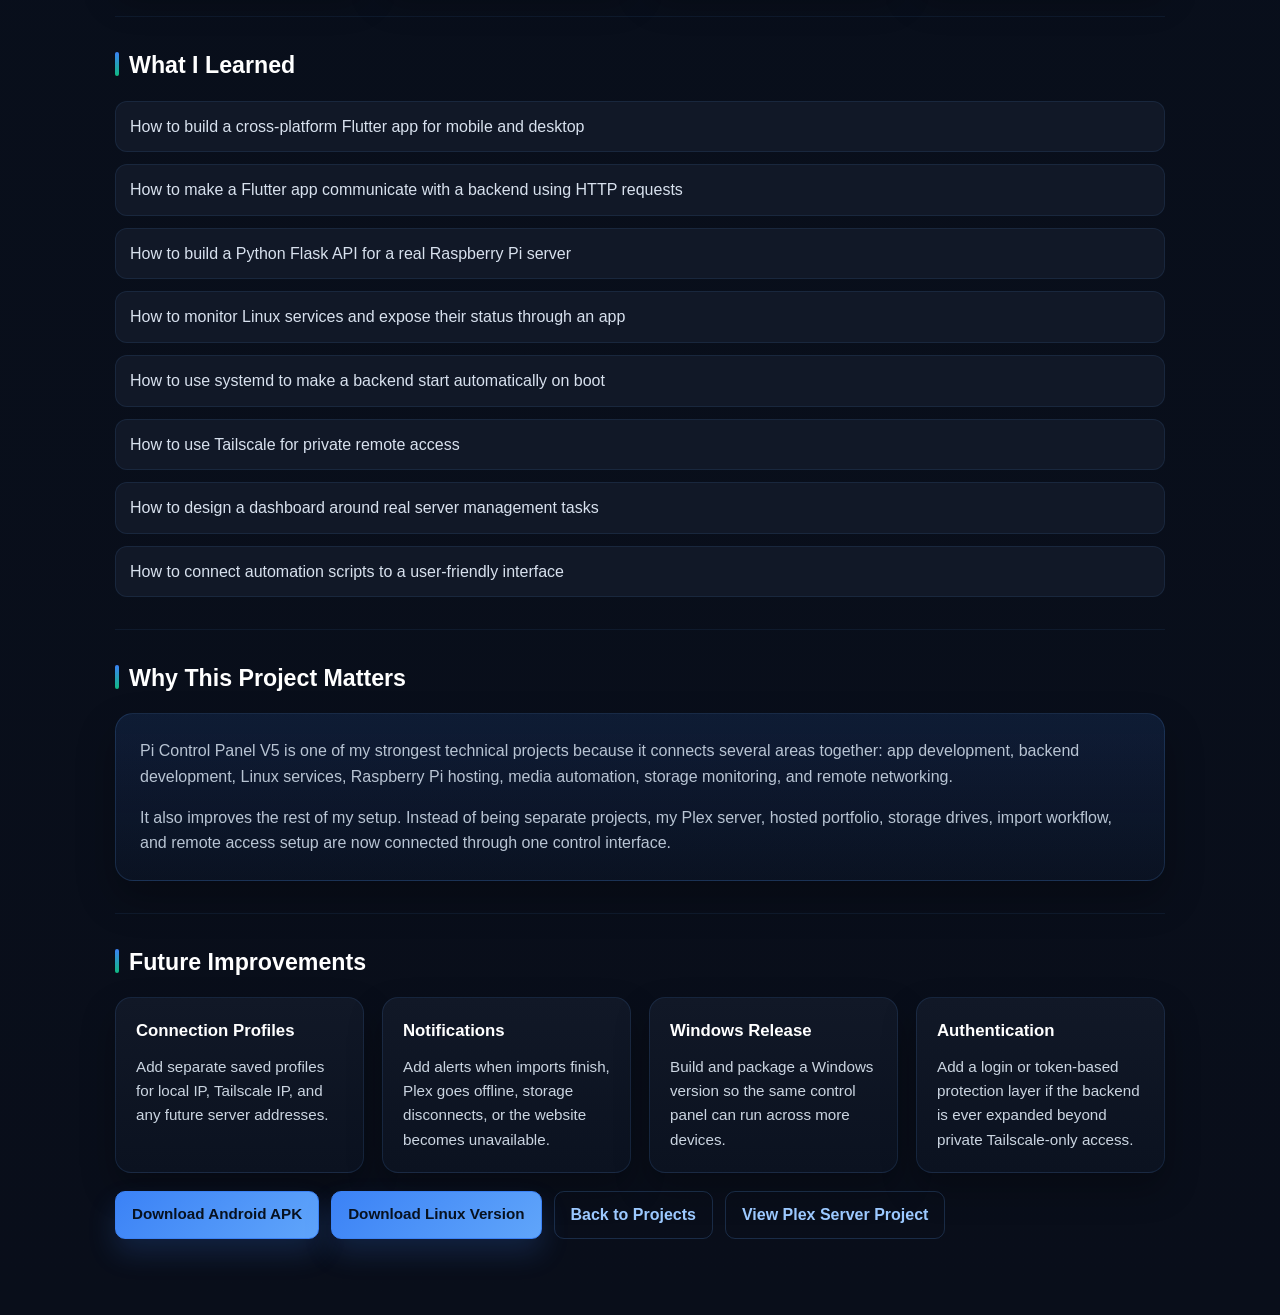
<file: pi-control-panel.html>
<!DOCTYPE html>
<html lang="en">
<head>
  <meta charset="UTF-8">
  <meta name="viewport" content="width=device-width, initial-scale=1.0">
  <title>Pi Control Panel V5</title>
  <link rel="stylesheet" href="css/style.css">

  <style>
    :root {
      --panel-bg: #07111f;
      --panel-surface: #111827;
      --panel-surface-2: #0b1220;
      --panel-border: #1f2937;
      --panel-text: #f8fafc;
      --panel-muted: #b8c4d3;
      --panel-accent: #3b82f6;
      --panel-accent-2: #60a5fa;
      --panel-green: #10b981;
      --panel-orange: #f59e0b;
      --panel-purple: #8b5cf6;
      --panel-red: #ef4444;
      --panel-shadow: rgba(59, 130, 246, 0.18);
    }

    body.control-page {
      background:
        radial-gradient(circle at top right, rgba(59, 130, 246, 0.12), transparent 28%),
        radial-gradient(circle at top left, rgba(16, 185, 129, 0.08), transparent 24%),
        linear-gradient(180deg, #07111f 0%, #090e1a 100%);
      color: var(--panel-text);
    }

    .control-page .site-header {
      background: rgba(9, 14, 26, 0.94);
      border-bottom: 1px solid rgba(59, 130, 246, 0.18);
      backdrop-filter: blur(8px);
    }

    .control-page .nav a:hover {
      background: var(--panel-accent);
      color: #ffffff;
    }

    .control-page .nav a:hover::after {
      border-color: rgba(96, 165, 250, 0.45);
      box-shadow: 0 0 14px rgba(59, 130, 246, 0.36);
    }

    .control-page .nav a.active {
      background: linear-gradient(135deg, var(--panel-accent), var(--panel-accent-2));
      color: #07111f;
    }

    .control-page .nav a.active::after {
      border-color: rgba(96, 165, 250, 0.6);
      box-shadow: 0 0 12px rgba(59, 130, 246, 0.34);
    }

    .control-hero {
      width: min(1050px, 92%);
      margin: 35px auto 20px;
      padding: 44px 32px;
      border: 1px solid rgba(59, 130, 246, 0.2);
      border-radius: 20px;
      background:
        linear-gradient(135deg, rgba(59, 130, 246, 0.16), rgba(16, 185, 129, 0.05)),
        #111827;
      box-shadow: 0 24px 52px rgba(0, 0, 0, 0.42);
      position: relative;
      overflow: hidden;
    }

    .control-hero::before {
      content: "";
      position: absolute;
      inset: 0;
      background: linear-gradient(90deg, transparent, rgba(96, 165, 250, 0.05), transparent);
      pointer-events: none;
    }

    .control-kicker {
      display: inline-block;
      font-size: 0.82rem;
      font-weight: 700;
      letter-spacing: 0.12em;
      text-transform: uppercase;
      color: var(--panel-accent-2);
      margin-bottom: 12px;
    }

    .control-hero h1 {
      font-size: clamp(2.3rem, 4vw, 3.3rem);
      line-height: 1.1;
      margin-bottom: 14px;
      color: #ffffff;
    }

    .control-hero p {
      max-width: 800px;
      font-size: 1.05rem;
      color: #d4dde8;
      margin-bottom: 0;
    }

    .control-divider {
      width: 120px;
      height: 4px;
      border-radius: 999px;
      margin-top: 20px;
      background: linear-gradient(90deg, var(--panel-accent), var(--panel-green));
      box-shadow: 0 0 18px var(--panel-shadow);
    }

    .control-meta {
      display: flex;
      flex-wrap: wrap;
      gap: 10px;
      margin-top: 20px;
    }

    .control-tag {
      display: inline-flex;
      align-items: center;
      padding: 8px 12px;
      border-radius: 999px;
      background: rgba(59, 130, 246, 0.1);
      border: 1px solid rgba(96, 165, 250, 0.18);
      color: #9cc9ff;
      font-size: 0.88rem;
      font-weight: 600;
    }

    .control-page section {
      width: min(1050px, 92%);
      padding: 26px 0;
    }

    .control-page section + section {
      border-top: 1px solid rgba(96, 165, 250, 0.08);
      margin-top: 6px;
      padding-top: 30px;
    }

    .control-section-title {
      font-size: 1.45rem;
      margin-bottom: 16px;
      color: #ffffff;
      position: relative;
      padding-left: 14px;
    }

    .control-section-title::before {
      content: "";
      position: absolute;
      left: 0;
      top: 5px;
      width: 4px;
      height: 24px;
      border-radius: 999px;
      background: linear-gradient(180deg, var(--panel-accent), var(--panel-green));
    }

    .control-page p {
      color: var(--panel-muted);
    }

    .control-highlight {
      background: linear-gradient(180deg, rgba(59, 130, 246, 0.12), rgba(59, 130, 246, 0.04));
      border: 1px solid rgba(96, 165, 250, 0.16);
      border-radius: 18px;
      padding: 24px;
      margin-top: 10px;
      box-shadow: 0 18px 38px rgba(0, 0, 0, 0.28);
    }

    .control-highlight p:last-child {
      margin-bottom: 0;
    }

    .control-grid {
      display: grid;
      grid-template-columns: repeat(auto-fit, minmax(240px, 1fr));
      gap: 18px;
      margin-top: 14px;
    }

    .control-card {
      background: linear-gradient(180deg, #111827 0%, #0b1220 100%);
      border: 1px solid rgba(96, 165, 250, 0.13);
      border-radius: 16px;
      padding: 20px;
      transition: transform 0.22s ease, border-color 0.22s ease, box-shadow 0.22s ease;
      box-shadow: 0 16px 34px rgba(0, 0, 0, 0.28);
    }

    .control-card:hover {
      transform: translateY(-4px);
      border-color: rgba(96, 165, 250, 0.36);
      box-shadow: 0 22px 42px rgba(0, 0, 0, 0.38), 0 0 18px rgba(59, 130, 246, 0.1);
    }

    .control-card h3 {
      color: #ffffff;
      margin-bottom: 10px;
      font-size: 1.05rem;
    }

    .control-card p {
      margin-bottom: 0;
      color: #cbd5e1;
      font-size: 0.95rem;
    }

    .control-list {
      list-style: none;
      padding-left: 0;
      display: grid;
      gap: 12px;
      margin-top: 14px;
    }

    .control-list li {
      background: var(--panel-surface);
      border: 1px solid rgba(96, 165, 250, 0.1);
      border-radius: 12px;
      padding: 12px 14px;
      color: #d8e1ee;
      transition: border-color 0.2s ease, transform 0.2s ease;
    }

    .control-list li:hover {
      border-color: rgba(96, 165, 250, 0.28);
      transform: translateX(4px);
    }

    .control-two-col {
      display: grid;
      grid-template-columns: 1.1fr 0.9fr;
      gap: 20px;
      align-items: start;
    }

    .control-panel {
      background: linear-gradient(180deg, #111827 0%, #0b1220 100%);
      border: 1px solid rgba(96, 165, 250, 0.13);
      border-radius: 16px;
      padding: 22px;
      box-shadow: 0 16px 34px rgba(0, 0, 0, 0.28);
    }

    .control-panel h3 {
      color: #ffffff;
      margin-bottom: 10px;
    }

    .status-mockup {
      background: #090e1a;
      border: 1px solid #1f2937;
      border-radius: 18px;
      padding: 18px;
      box-shadow: inset 0 0 30px rgba(59, 130, 246, 0.04);
    }

    .mockup-title {
      font-size: 1.25rem;
      font-weight: 800;
      color: #ffffff;
      margin-bottom: 8px;
    }

    .mockup-subtitle {
      color: #94a3b8;
      font-size: 0.95rem;
      margin-bottom: 16px;
    }

    .mockup-service {
      background: #111827;
      border: 1px solid #1f2937;
      border-radius: 14px;
      padding: 14px;
      margin-bottom: 10px;
    }

    .mockup-service:last-child {
      margin-bottom: 0;
    }

    .mockup-row {
      display: flex;
      justify-content: space-between;
      align-items: center;
      gap: 12px;
      margin-bottom: 6px;
    }

    .mockup-row strong {
      color: #ffffff;
    }

    .mockup-pill {
      display: inline-flex;
      align-items: center;
      padding: 5px 9px;
      border-radius: 999px;
      font-size: 0.8rem;
      font-weight: 700;
    }

    .pill-green {
      background: rgba(16, 185, 129, 0.12);
      color: #6ee7b7;
      border: 1px solid rgba(16, 185, 129, 0.24);
    }

    .pill-blue {
      background: rgba(59, 130, 246, 0.12);
      color: #93c5fd;
      border: 1px solid rgba(59, 130, 246, 0.24);
    }

    .pill-orange {
      background: rgba(245, 158, 11, 0.12);
      color: #fcd34d;
      border: 1px solid rgba(245, 158, 11, 0.24);
    }

    .mockup-text {
      color: #94a3b8;
      font-size: 0.9rem;
      margin-bottom: 0;
    }

    .architecture-flow {
      display: grid;
      grid-template-columns: repeat(3, 1fr);
      gap: 14px;
      margin-top: 16px;
    }

    .flow-box {
      background: linear-gradient(180deg, rgba(17, 24, 39, 0.98), rgba(11, 18, 32, 0.98));
      border: 1px solid rgba(96, 165, 250, 0.14);
      border-radius: 14px;
      padding: 18px;
      text-align: center;
    }

    .flow-box h3 {
      color: #ffffff;
      font-size: 1rem;
      margin-bottom: 8px;
    }

    .flow-box p {
      color: #b8c4d3;
      font-size: 0.92rem;
      margin-bottom: 0;
    }

    .download-row {
      display: flex;
      flex-wrap: wrap;
      gap: 12px;
      margin-top: 18px;
    }

    .control-page .download-btn {
      display: inline-block;
      padding: 10px 16px;
      background: linear-gradient(135deg, var(--panel-accent), var(--panel-accent-2));
      color: #07111f;
      border-radius: 10px;
      font-weight: 700;
      border: 1px solid var(--panel-accent);
      transition: 0.22s ease;
      box-shadow: 0 14px 28px rgba(59, 130, 246, 0.18);
    }

    .control-page .download-btn:hover {
      transform: translateY(-2px);
      box-shadow: 0 16px 32px rgba(59, 130, 246, 0.28);
      text-decoration: none;
    }

    .secondary-btn {
      display: inline-block;
      padding: 10px 16px;
      background: transparent;
      color: #9cc9ff;
      border-radius: 10px;
      font-weight: 700;
      border: 1px solid rgba(96, 165, 250, 0.2);
      transition: 0.22s ease;
    }

    .secondary-btn:hover {
      border-color: rgba(96, 165, 250, 0.38);
      background: rgba(96, 165, 250, 0.06);
      text-decoration: none;
    }

    @media (max-width: 820px) {
      .control-two-col {
        grid-template-columns: 1fr;
      }

      .architecture-flow {
        grid-template-columns: 1fr;
      }

      .control-hero {
        padding: 32px 22px;
      }
    }
  </style>
</head>

<body class="control-page">

<header class="site-header">
  <nav class="nav">
    <a href="index.html">Home</a>
    <a href="projects.html" class="active">Projects</a>
    <a href="final-year-project.html">Final Year Project</a>
    <a href="skills.html">Skills</a>
    <a href="vr-site.html">VR Site</a>
  </nav>
</header>

<div class="control-hero">
  <span class="control-kicker">Mobile and Desktop Server App</span>
  <h1>Pi Control Panel V5</h1>
  <p>
    A cross-platform Flutter control panel built to monitor and manage my Raspberry Pi server
    setup from desktop and mobile. The app connects to a Python backend running on the Pi and
    provides live service checks, system controls, storage information, and media import progress
    in one dashboard.
  </p>
  <div class="control-divider"></div>

  <div class="control-meta">
    <span class="control-tag">Flutter</span>
    <span class="control-tag">Dart</span>
    <span class="control-tag">Python Flask</span>
    <span class="control-tag">Raspberry Pi</span>
    <span class="control-tag">Linux</span>
    <span class="control-tag">Tailscale</span>
    <span class="control-tag">Android</span>
    <span class="control-tag">Desktop App</span>
  </div>
</div>

<section>
  <h2 class="control-section-title">Project Overview</h2>

  <div class="control-two-col">
    <div class="control-highlight">
      <p>
        Pi Control Panel V5 was built to make my Raspberry Pi server easier to manage without
        needing to SSH into it every time. Instead of manually checking services or typing commands
        in the terminal, I can open the app and quickly see the health of the Pi, Plex, the hosted
        website, connected storage drives, and media import tasks.
      </p>

      <p>
        The project brings together mobile app development, Linux server management, Python backend
        development, remote access, and automation. It is designed around a real system I actively
        use, which made the project practical rather than just a standalone app idea.
      </p>
    </div>

    <div class="status-mockup">
      <div class="mockup-title">Command Center</div>
      <div class="mockup-subtitle">Monitor Plex, website, storage, and imports.</div>

      <div class="mockup-service">
        <div class="mockup-row">
          <strong>Plex</strong>
          <span class="mockup-pill pill-green">Online</span>
        </div>
        <p class="mockup-text">Media server status and import controls.</p>
      </div>

      <div class="mockup-service">
        <div class="mockup-row">
          <strong>Website</strong>
          <span class="mockup-pill pill-blue">Active</span>
        </div>
        <p class="mockup-text">Nginx portfolio hosting status.</p>
      </div>

      <div class="mockup-service">
        <div class="mockup-row">
          <strong>Storage</strong>
          <span class="mockup-pill pill-green">Connected</span>
        </div>
        <p class="mockup-text">Drive usage and mount information.</p>
      </div>

      <div class="mockup-service">
        <div class="mockup-row">
          <strong>Remote Access</strong>
          <span class="mockup-pill pill-orange">Tailscale</span>
        </div>
        <p class="mockup-text">Works locally or remotely through a private network.</p>
      </div>
    </div>
  </div>
</section>

<section>
  <h2 class="control-section-title">Key Features</h2>

  <div class="control-grid">
    <div class="control-card">
      <h3>Service Monitoring</h3>
      <p>Checks whether Plex, the hosted website, and storage drives are available from one dashboard.</p>
    </div>

    <div class="control-card">
      <h3>Server Controls</h3>
      <p>Can restart Plex, restart the website, reboot the Pi, or shut it down using safe app buttons.</p>
    </div>

    <div class="control-card">
      <h3>Storage Dashboard</h3>
      <p>Shows connected drives, mount paths, filesystem details, total space, used space, free space, and usage percentage.</p>
    </div>

    <div class="control-card">
      <h3>Media Import System</h3>
      <p>Starts a media import script from the app and displays transfer state, progress, speed, ETA, current file, and recent logs.</p>
    </div>

    <div class="control-card">
      <h3>System Information</h3>
      <p>Displays hostname, local IP, uptime, CPU temperature, CPU usage, load average, memory usage, and root disk usage.</p>
    </div>

    <div class="control-card">
      <h3>Persistent Settings</h3>
      <p>Saves the Pi host/IP, refresh interval, and auto-update preference so the app remembers the setup after closing.</p>
    </div>
  </div>
</section>

<section>
  <h2 class="control-section-title">How It Works</h2>

  <p>
    The app is split into a Flutter frontend and a Python backend. The Flutter app sends HTTP
    requests to a Flask server running on the Raspberry Pi. The backend checks services, reads
    system information, runs approved system commands, and exposes the information back to the app
    as JSON.
  </p>

  <div class="architecture-flow">
    <div class="flow-box">
      <h3>Flutter App</h3>
      <p>Runs on Android and Linux desktop. It provides the dashboard, buttons, settings, and live status display.</p>
    </div>

    <div class="flow-box">
      <h3>Python Flask API</h3>
      <p>Runs on the Raspberry Pi and provides endpoints for status checks, service controls, and import progress.</p>
    </div>

    <div class="flow-box">
      <h3>Raspberry Pi Server</h3>
      <p>Hosts Plex, the portfolio website, storage drives, import scripts, Tailscale, and systemd services.</p>
    </div>
  </div>
</section>

<section>
  <h2 class="control-section-title">What the App Can Control</h2>

  <ul class="control-list">
    <li>Check all services at once</li>
    <li>Check Plex status individually</li>
    <li>Open Plex in a browser</li>
    <li>Restart the Plex media server service</li>
    <li>Check the portfolio website status</li>
    <li>Open the hosted website in a browser</li>
    <li>Restart the website / Nginx service</li>
    <li>Check connected storage drives</li>
    <li>Start the media import workflow</li>
    <li>Monitor live transfer progress, speed, ETA, and current file</li>
    <li>View recent import log output</li>
    <li>Reboot or shut down the Raspberry Pi</li>
    <li>Turn automatic status updates on or off</li>
    <li>Change the Pi host/IP and refresh interval from inside the app</li>
  </ul>
</section>

<section>
  <h2 class="control-section-title">Backend API</h2>

  <div class="control-two-col">
    <div class="control-panel">
      <h3>Main Endpoints</h3>
      <ul class="control-list">
        <li><strong>/status</strong> — returns Plex, website, storage, and system health</li>
        <li><strong>/transfer-status</strong> — returns media import progress information</li>
        <li><strong>/start-import</strong> — starts the media import script</li>
        <li><strong>/restart-plex</strong> — restarts the Plex service</li>
        <li><strong>/restart-website</strong> — restarts the Nginx website service</li>
        <li><strong>/reboot</strong> — reboots the Raspberry Pi</li>
        <li><strong>/shutdown</strong> — shuts down the Raspberry Pi</li>
      </ul>
    </div>

    <div class="control-panel">
      <h3>System Services</h3>
      <p>
        The backend is designed to run as a systemd service, meaning it can start automatically
        when the Raspberry Pi boots. This makes the control panel more reliable because the app can
        reconnect without manually starting the Python server each time.
      </p>
      <p>
        This was an important part of turning the project from a test app into something closer to
        a real server management tool.
      </p>
    </div>
  </div>
</section>

<section>
  <h2 class="control-section-title">Local and Remote Access</h2>

  <div class="control-highlight">
    <p>
      At home, the app can connect to the Raspberry Pi using its local network address. For remote
      access, the app can use the Pi’s Tailscale IP address instead. This allows the control panel
      to work away from home without exposing the backend publicly to the internet.
    </p>

    <p>
      This setup made the mobile version much more useful because I can turn on Tailscale on my
      phone, open the app, and connect back to the Pi through a private secure network.
    </p>
  </div>
</section>

<section>
  <h2 class="control-section-title">Downloads</h2>

  <div class="control-highlight">
    <p>
      The Android version is available as an APK, and the Linux desktop version is available as a
      zipped release folder. The app does not include my private Pi address by default, so users need
      to enter their own server host/IP inside the app settings.
    </p>

    <div class="download-row">
      <a href="MobileApps/app-release.apk" download class="download-btn">
        Download Android APK
      </a>

      <a href="Projects/Pi_Control_Panel_V5_Linux.zip" download class="download-btn">
        Download Linux Version
      </a>
    </div>

    <p style="color:#9da7b2; font-size:0.9rem; margin-top:12px;">
      Android may ask you to allow installs from unknown sources. For Linux, download the ZIP,
      extract it, open the bundle folder, and run the application file.
    </p>
  </div>
</section>

<section>
  <h2 class="control-section-title">Platforms</h2>

  <div class="control-grid">
    <div class="control-card">
      <h3>Android</h3>
      <p>Built as an APK and installed on my phone, allowing me to manage the Pi from mobile.</p>
    </div>

    <div class="control-card">
      <h3>Linux Desktop</h3>
      <p>Runs as a desktop Flutter app, giving me a larger dashboard view on a computer.</p>
    </div>

    <div class="control-card">
      <h3>Windows Planned</h3>
      <p>The project can later be built and packaged for Windows using Flutter’s desktop support.</p>
    </div>
  </div>
</section>

<section>
  <h2 class="control-section-title">Challenges and Problem Solving</h2>

  <div class="control-grid">
    <div class="control-card">
      <h3>Mobile Networking</h3>
      <p>The app initially worked only on the local network. Using Tailscale solved the remote access problem without needing to expose the Pi directly online.</p>
    </div>

    <div class="control-card">
      <h3>HTTP on Android</h3>
      <p>The Android build needed network configuration changes so it could communicate with the Pi backend over plain local HTTP.</p>
    </div>

    <div class="control-card">
      <h3>Service Reliability</h3>
      <p>The backend needed to start automatically on boot so the app would not depend on manually launching the server after every restart.</p>
    </div>

    <div class="control-card">
      <h3>Transfer Progress</h3>
      <p>The media import workflow needed a way to expose progress, speed, ETA, current file, and logs back to the app in a readable format.</p>
    </div>
  </div>
</section>

<section>
  <h2 class="control-section-title">What I Learned</h2>

  <ul class="control-list">
    <li>How to build a cross-platform Flutter app for mobile and desktop</li>
    <li>How to make a Flutter app communicate with a backend using HTTP requests</li>
    <li>How to build a Python Flask API for a real Raspberry Pi server</li>
    <li>How to monitor Linux services and expose their status through an app</li>
    <li>How to use systemd to make a backend start automatically on boot</li>
    <li>How to use Tailscale for private remote access</li>
    <li>How to design a dashboard around real server management tasks</li>
    <li>How to connect automation scripts to a user-friendly interface</li>
  </ul>
</section>

<section>
  <h2 class="control-section-title">Why This Project Matters</h2>

  <div class="control-highlight">
    <p>
      Pi Control Panel V5 is one of my strongest technical projects because it connects several
      areas together: app development, backend development, Linux services, Raspberry Pi hosting,
      media automation, storage monitoring, and remote networking.
    </p>

    <p>
      It also improves the rest of my setup. Instead of being separate projects, my Plex server,
      hosted portfolio, storage drives, import workflow, and remote access setup are now connected
      through one control interface.
    </p>
  </div>
</section>

<section>
  <h2 class="control-section-title">Future Improvements</h2>

  <div class="control-grid">
    <div class="control-card">
      <h3>Connection Profiles</h3>
      <p>Add separate saved profiles for local IP, Tailscale IP, and any future server addresses.</p>
    </div>

    <div class="control-card">
      <h3>Notifications</h3>
      <p>Add alerts when imports finish, Plex goes offline, storage disconnects, or the website becomes unavailable.</p>
    </div>

    <div class="control-card">
      <h3>Windows Release</h3>
      <p>Build and package a Windows version so the same control panel can run across more devices.</p>
    </div>

    <div class="control-card">
      <h3>Authentication</h3>
      <p>Add a login or token-based protection layer if the backend is ever expanded beyond private Tailscale-only access.</p>
    </div>
  </div>

  <div class="download-row">
    <a href="MobileApps/app-release.apk" download class="download-btn">
      Download Android APK
    </a>

    <a href="Projects/Pi_Control_Panel_V5_Linux.zip" download class="download-btn">
      Download Linux Version
    </a>

    <a href="projects.html" class="secondary-btn">Back to Projects</a>
    <a href="plex-media-server.html" class="secondary-btn">View Plex Server Project</a>
  </div>
</section>

</body>
</html>
</file>
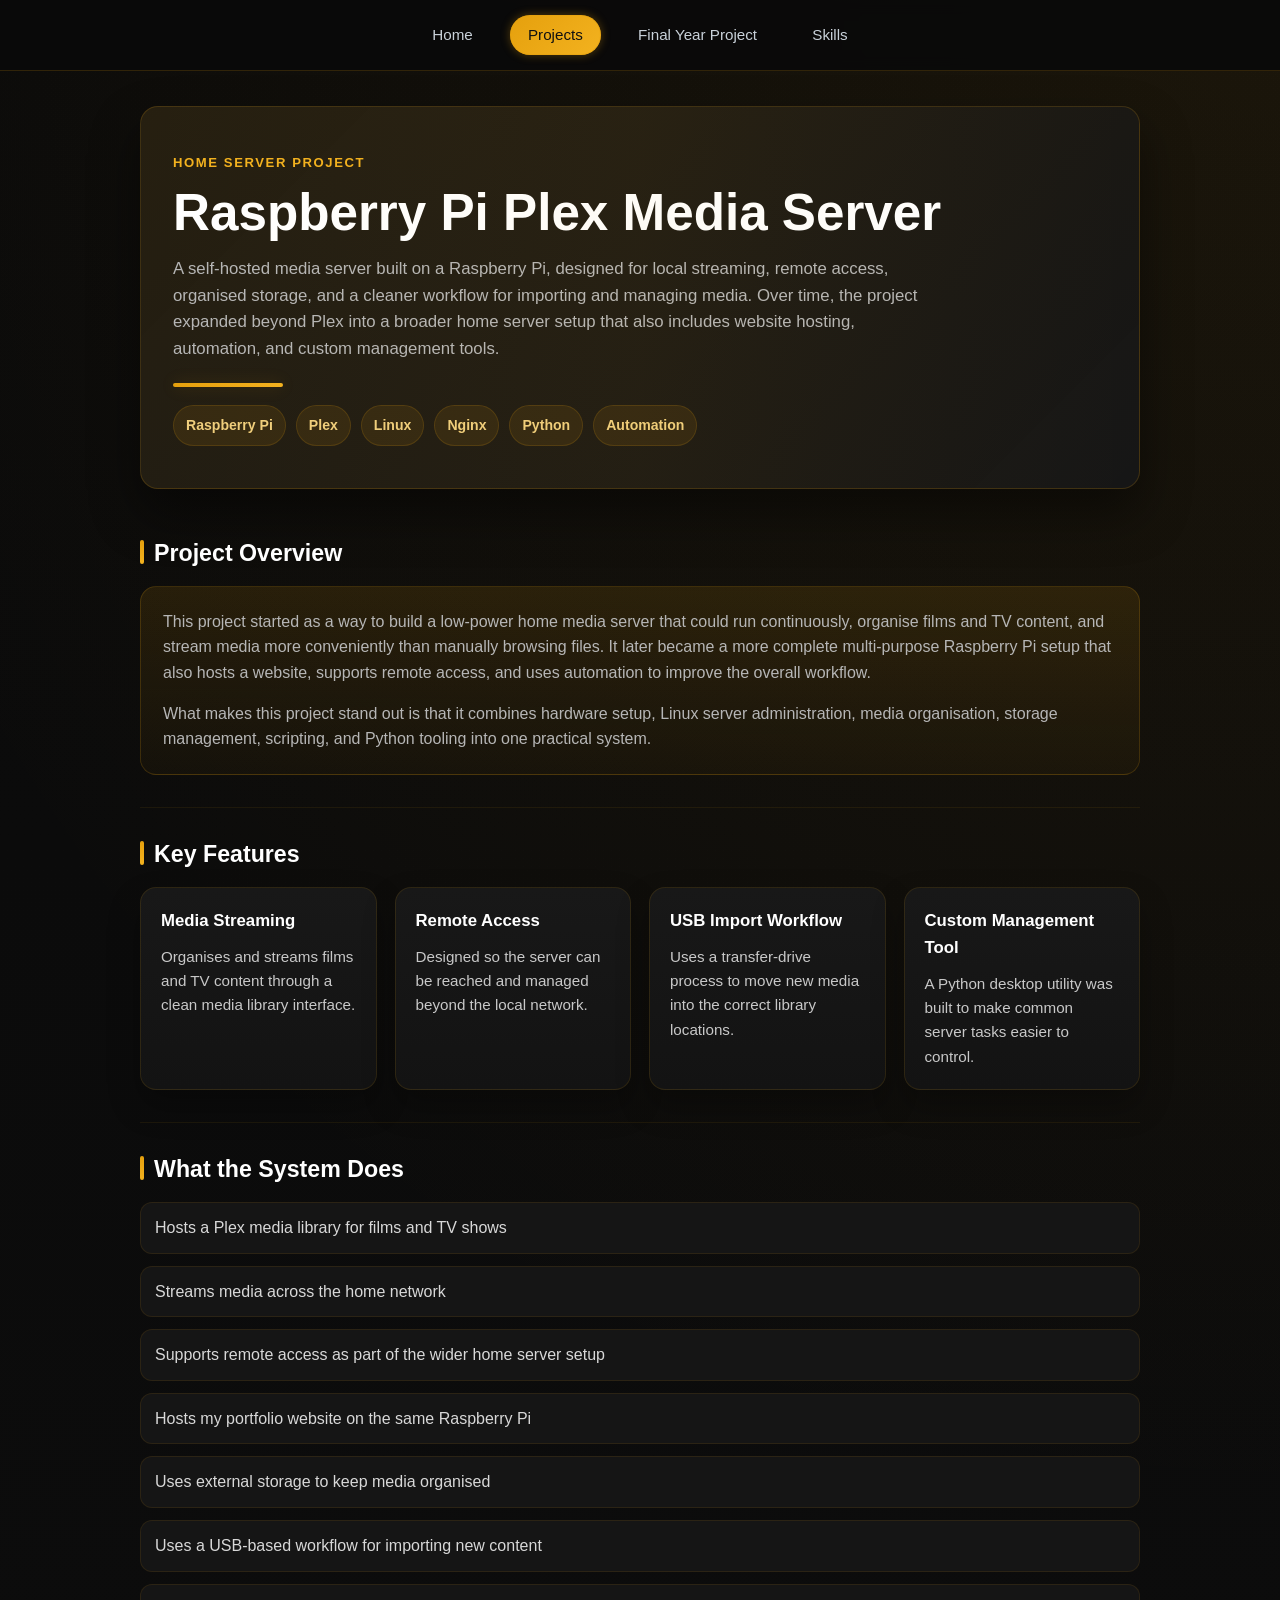
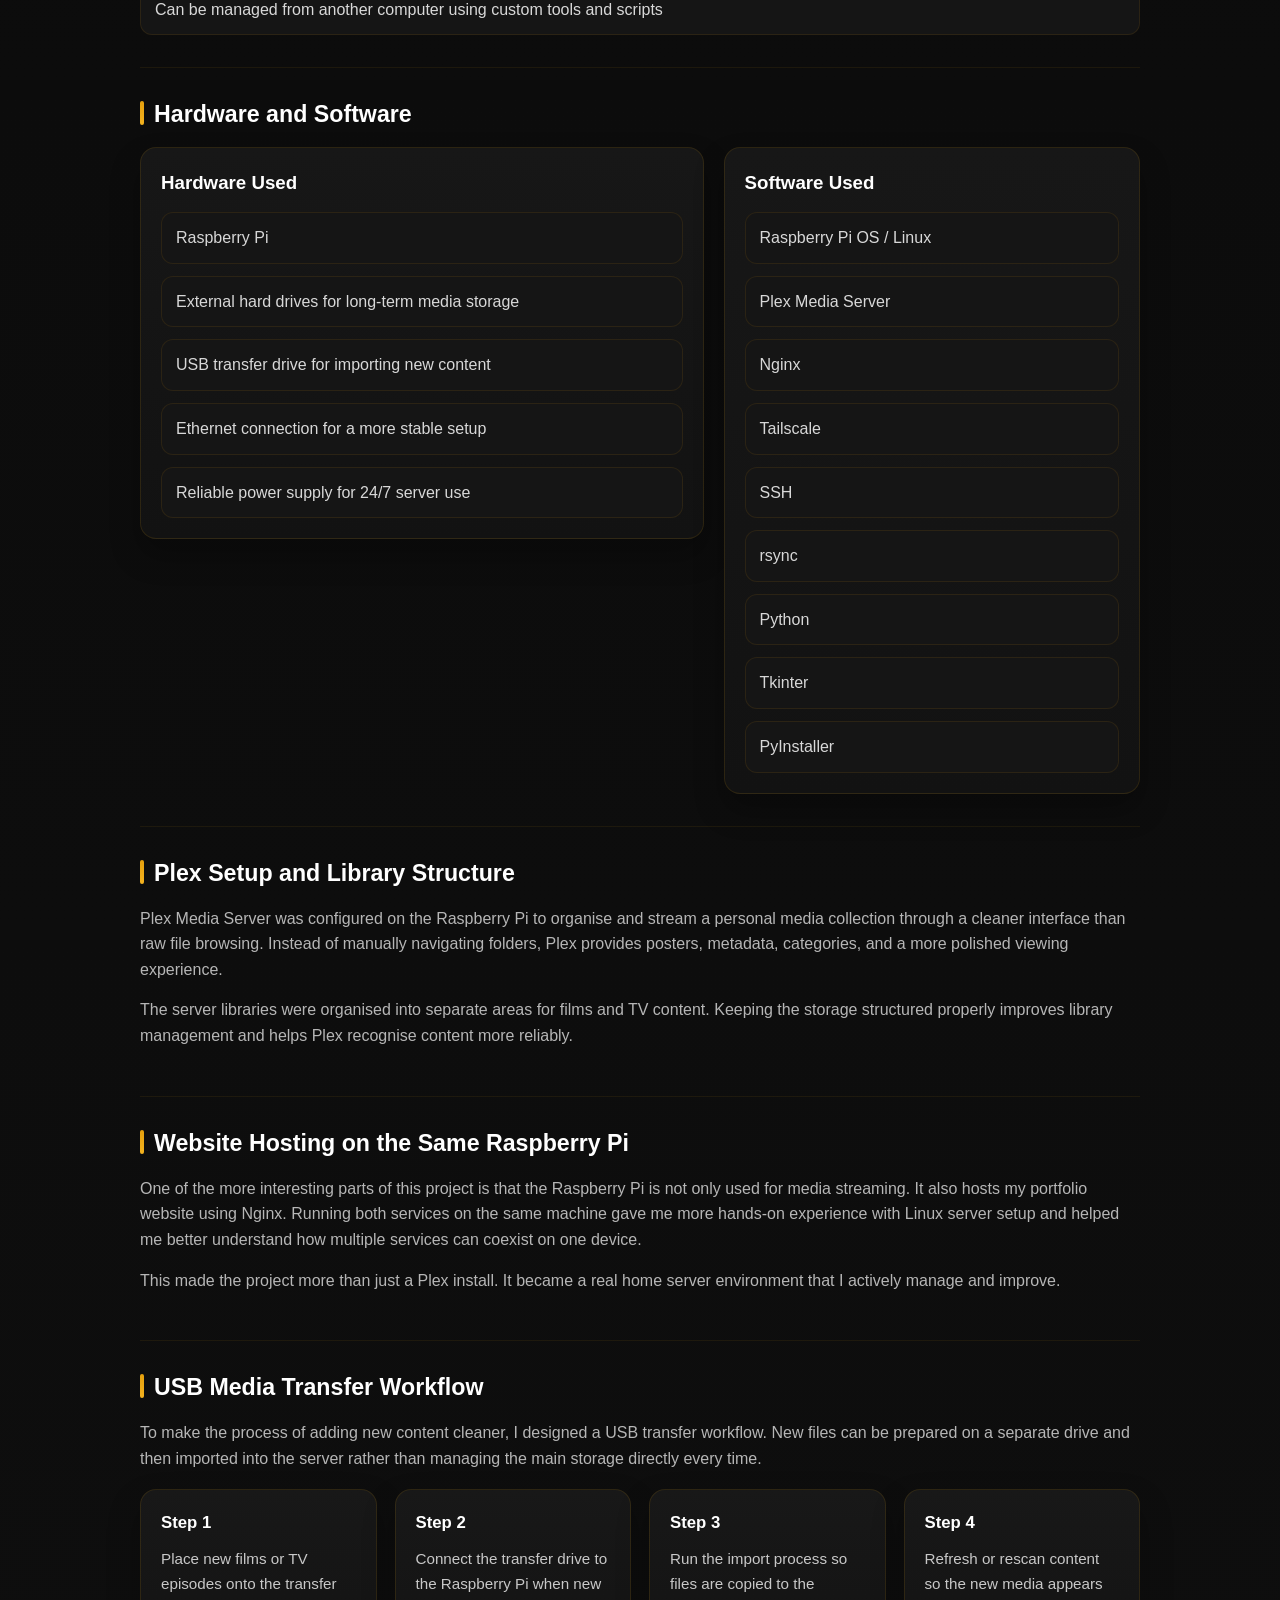
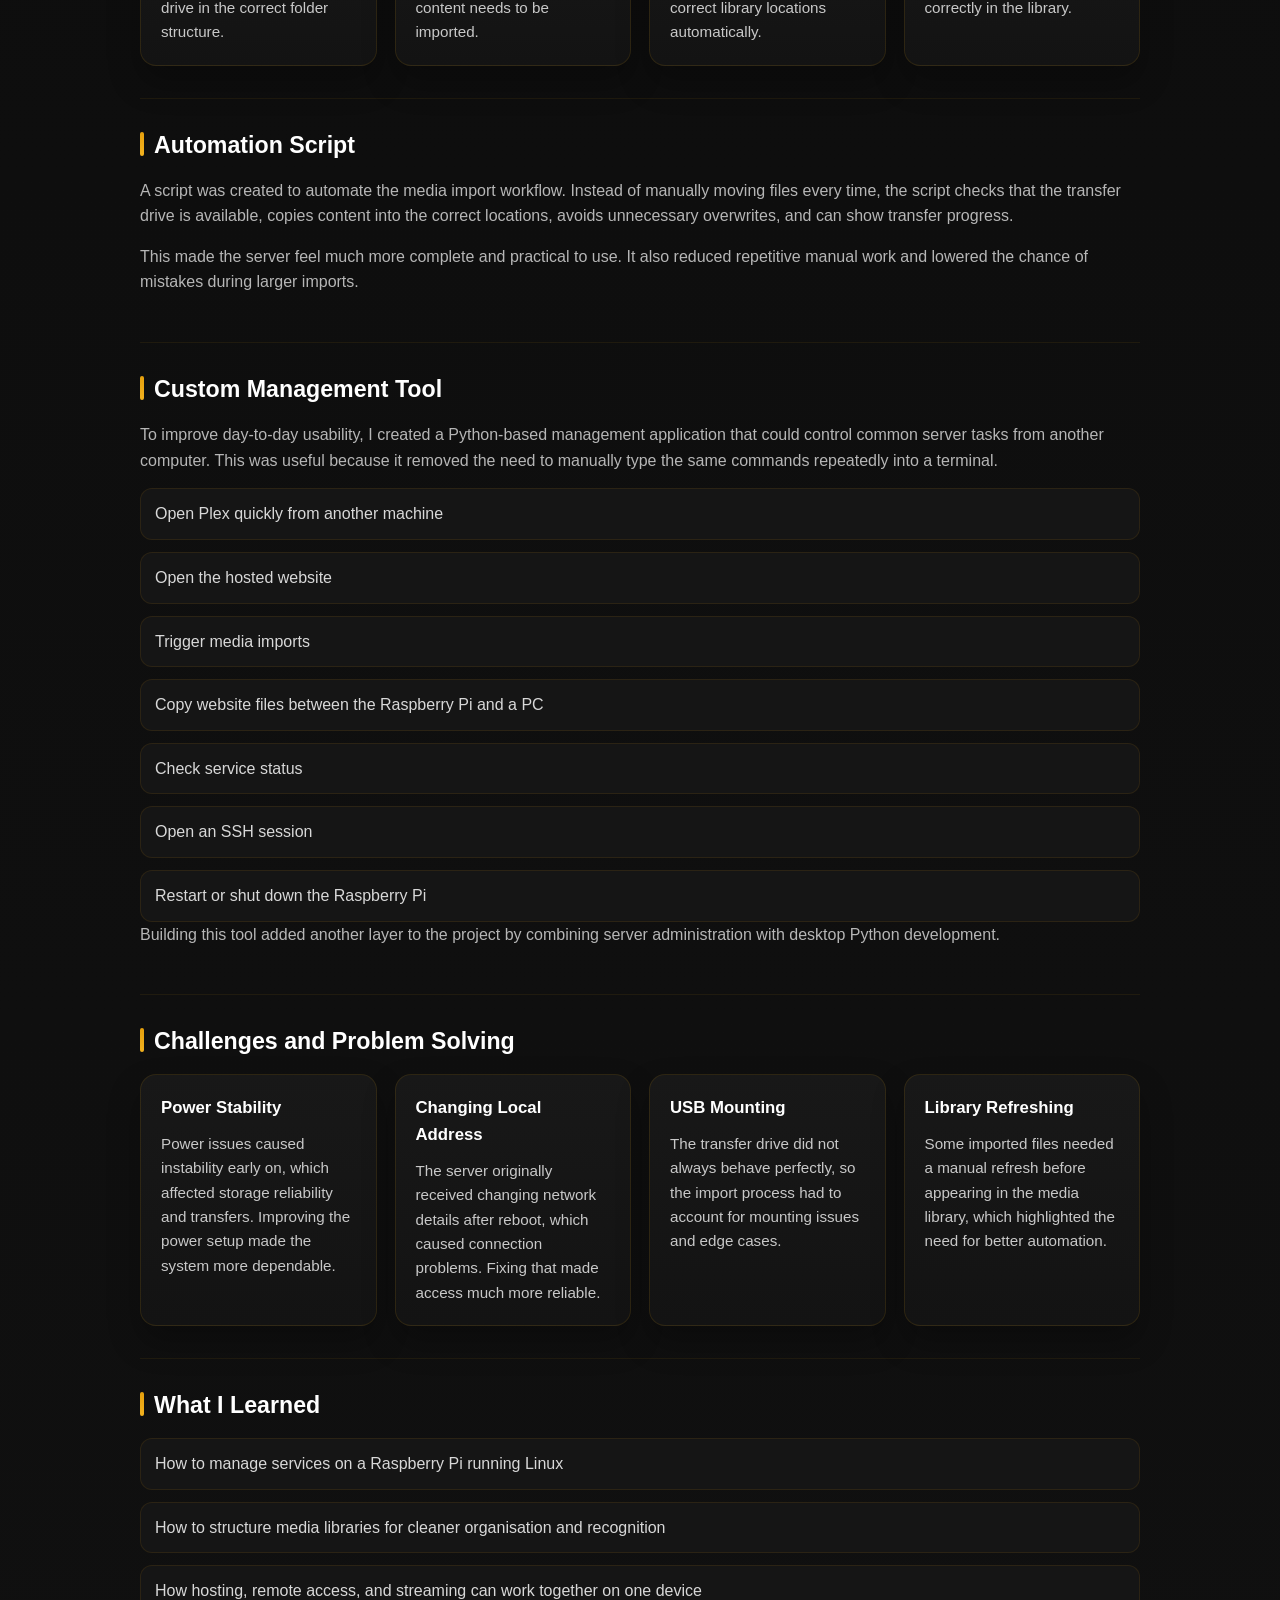
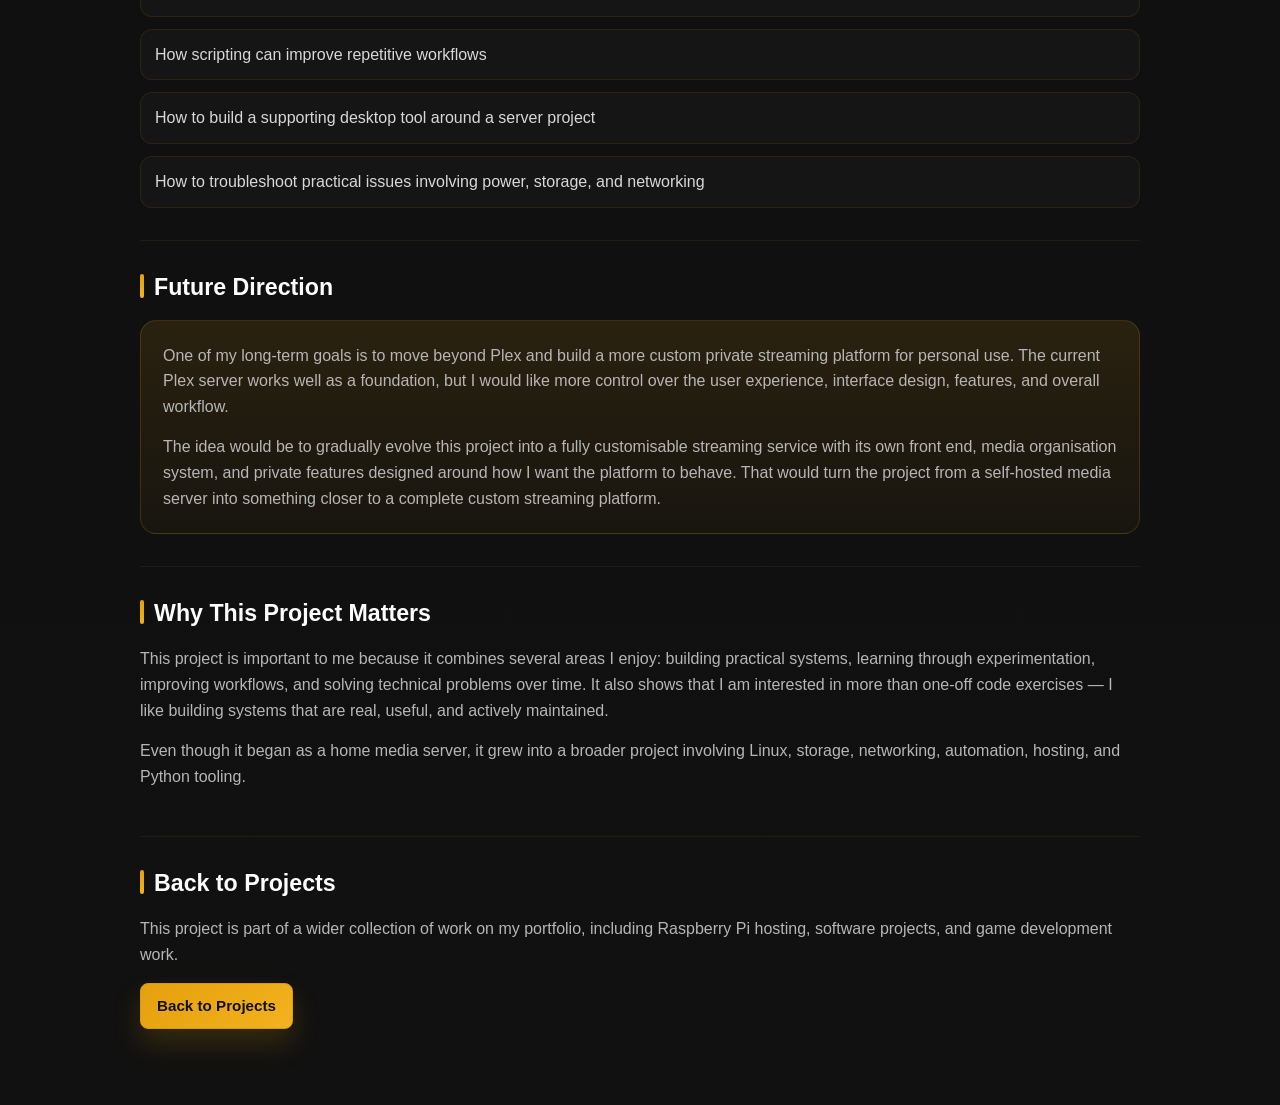
<file: plex-media-server.html>
<!DOCTYPE html>
<html lang="en">
<head>
  <meta charset="UTF-8">
  <meta name="viewport" content="width=device-width, initial-scale=1.0">
  <title>Plex Media Server</title>
  <link rel="stylesheet" href="css/style.css">

  <style>
    :root {
      --plex-bg: #0b0b0b;
      --plex-surface: #151515;
      --plex-surface-2: #1d1d1d;
      --plex-border: #2b2b2b;
      --plex-text: #f5f5f5;
      --plex-muted: #b6b6b6;
      --plex-accent: #e5a00d;
      --plex-accent-2: #f3b21f;
      --plex-shadow: rgba(229, 160, 13, 0.18);
    }

    body.plex-page {
      background:
        radial-gradient(circle at top right, rgba(229,160,13,0.08), transparent 25%),
        linear-gradient(180deg, #0a0a0a 0%, #111111 100%);
      color: var(--plex-text);
    }

    .plex-page .site-header {
      background: rgba(10, 10, 10, 0.95);
      border-bottom: 1px solid rgba(229, 160, 13, 0.18);
      backdrop-filter: blur(8px);
    }

    .plex-page .nav a:hover {
      background: var(--plex-accent);
      color: #111;
    }

    .plex-page .nav a:hover::after {
      box-shadow: 0 0 14px rgba(229, 160, 13, 0.45);
      border-color: rgba(229, 160, 13, 0.35);
    }

    .plex-page .nav a.active {
      background: linear-gradient(135deg, var(--plex-accent), var(--plex-accent-2));
      color: #111;
    }

    .plex-page .nav a.active::after {
      border-color: rgba(229, 160, 13, 0.55);
      box-shadow: 0 0 10px rgba(229, 160, 13, 0.35);
    }

    .plex-hero {
      width: min(1000px, 92%);
      margin: 35px auto 20px;
      padding: 42px 32px;
      border: 1px solid rgba(229, 160, 13, 0.18);
      border-radius: 18px;
      background:
        linear-gradient(135deg, rgba(229,160,13,0.10), rgba(255,255,255,0.02)),
        #111111;
      box-shadow: 0 24px 50px rgba(0,0,0,0.45);
      position: relative;
      overflow: hidden;
    }

    .plex-hero::before {
      content: "";
      position: absolute;
      inset: 0;
      background: linear-gradient(90deg, transparent, rgba(229,160,13,0.04), transparent);
      pointer-events: none;
    }

    .plex-kicker {
      display: inline-block;
      font-size: 0.82rem;
      font-weight: 700;
      letter-spacing: 0.12em;
      text-transform: uppercase;
      color: var(--plex-accent-2);
      margin-bottom: 12px;
    }

    .plex-hero h1 {
      font-size: clamp(2.2rem, 4vw, 3.2rem);
      margin-bottom: 14px;
      line-height: 1.1;
      color: #fff;
    }

    .plex-hero p {
      max-width: 760px;
      font-size: 1.05rem;
      color: #d5d5d5;
      margin-bottom: 0;
    }

    .plex-divider {
      width: 110px;
      height: 4px;
      border-radius: 999px;
      background: linear-gradient(90deg, var(--plex-accent), var(--plex-accent-2));
      margin: 20px 0 0;
      box-shadow: 0 0 16px var(--plex-shadow);
    }

    .plex-page section {
      width: min(1000px, 92%);
      padding: 26px 0;
    }

    .plex-page section + section {
      border-top: 1px solid rgba(229, 160, 13, 0.08);
      margin-top: 6px;
      padding-top: 28px;
    }

    .plex-section-title {
      font-size: 1.45rem;
      margin-bottom: 14px;
      color: #fff;
      position: relative;
      padding-left: 14px;
    }

    .plex-section-title::before {
      content: "";
      position: absolute;
      left: 0;
      top: 5px;
      width: 4px;
      height: 24px;
      border-radius: 999px;
      background: linear-gradient(180deg, var(--plex-accent), var(--plex-accent-2));
    }

    .plex-page p {
      color: var(--plex-muted);
    }

    .plex-grid {
      display: grid;
      grid-template-columns: repeat(auto-fit, minmax(220px, 1fr));
      gap: 18px;
      margin-top: 12px;
    }

    .plex-card {
      background: linear-gradient(180deg, #181818 0%, #131313 100%);
      border: 1px solid rgba(229, 160, 13, 0.12);
      border-radius: 16px;
      padding: 20px;
      transition: transform 0.22s ease, border-color 0.22s ease, box-shadow 0.22s ease;
      box-shadow: 0 16px 32px rgba(0, 0, 0, 0.28);
    }

    .plex-card:hover {
      transform: translateY(-4px);
      border-color: rgba(229, 160, 13, 0.38);
      box-shadow: 0 20px 38px rgba(0,0,0,0.40), 0 0 18px rgba(229,160,13,0.10);
    }

    .plex-card h3 {
      margin-bottom: 10px;
      color: #fff;
      font-size: 1.05rem;
    }

    .plex-card p {
      margin-bottom: 0;
      color: #c8c8c8;
      font-size: 0.95rem;
    }

    .plex-highlight {
      background: linear-gradient(180deg, rgba(229,160,13,0.12), rgba(229,160,13,0.04));
      border: 1px solid rgba(229,160,13,0.18);
      border-radius: 16px;
      padding: 22px;
      margin-top: 10px;
    }

    .plex-highlight p:last-child {
      margin-bottom: 0;
    }

    .plex-list {
      list-style: none;
      padding-left: 0;
      display: grid;
      gap: 12px;
      margin-top: 14px;
    }

    .plex-list li {
      background: var(--plex-surface);
      border: 1px solid rgba(229,160,13,0.10);
      border-radius: 12px;
      padding: 12px 14px;
      color: #d8d8d8;
      transition: border-color 0.2s ease, transform 0.2s ease;
    }

    .plex-list li:hover {
      border-color: rgba(229,160,13,0.28);
      transform: translateX(4px);
    }

    .plex-two-col {
      display: grid;
      grid-template-columns: 1.15fr 0.85fr;
      gap: 20px;
      align-items: start;
    }

    .plex-panel {
      background: linear-gradient(180deg, #171717 0%, #121212 100%);
      border: 1px solid rgba(229,160,13,0.12);
      border-radius: 16px;
      padding: 20px;
      box-shadow: 0 16px 30px rgba(0,0,0,0.28);
    }

    .plex-panel h3 {
      color: #fff;
      margin-bottom: 10px;
    }

    .plex-page .download-btn {
      background: linear-gradient(135deg, var(--plex-accent), var(--plex-accent-2));
      color: #111;
      border: 1px solid #d89711;
      box-shadow: 0 14px 28px rgba(229,160,13,0.18);
    }

    .plex-page .download-btn:hover {
      box-shadow: 0 16px 32px rgba(229,160,13,0.26);
    }

    .plex-meta {
      display: flex;
      flex-wrap: wrap;
      gap: 10px;
      margin-top: 18px;
    }

    .plex-tag {
      display: inline-flex;
      align-items: center;
      padding: 8px 12px;
      border-radius: 999px;
      background: rgba(229,160,13,0.10);
      border: 1px solid rgba(229,160,13,0.16);
      color: #f0cf7d;
      font-size: 0.88rem;
      font-weight: 600;
    }

    @media (max-width: 780px) {
      .plex-two-col {
        grid-template-columns: 1fr;
      }

      .plex-hero {
        padding: 30px 22px;
      }
    }
  </style>
</head>
<body class="plex-page">

<header class="site-header">
  <nav class="nav">
    <a href="index.html">Home</a>
    <a href="projects.html" class="active">Projects</a>
    <a href="final-year-project.html">Final Year Project</a>
    <a href="skills.html">Skills</a>
  </nav>
</header>

<div class="plex-hero">
  <span class="plex-kicker">Home Server Project</span>
  <h1>Raspberry Pi Plex Media Server</h1>
  <p>
    A self-hosted media server built on a Raspberry Pi, designed for local streaming,
    remote access, organised storage, and a cleaner workflow for importing and managing media.
    Over time, the project expanded beyond Plex into a broader home server setup that also
    includes website hosting, automation, and custom management tools.
  </p>
  <div class="plex-divider"></div>

  <div class="plex-meta">
    <span class="plex-tag">Raspberry Pi</span>
    <span class="plex-tag">Plex</span>
    <span class="plex-tag">Linux</span>
    <span class="plex-tag">Nginx</span>
    <span class="plex-tag">Python</span>
    <span class="plex-tag">Automation</span>
  </div>
</div>

<section>
  <h2 class="plex-section-title">Project Overview</h2>
  <div class="plex-highlight">
    <p>
      This project started as a way to build a low-power home media server that could run
      continuously, organise films and TV content, and stream media more conveniently than
      manually browsing files. It later became a more complete multi-purpose Raspberry Pi setup
      that also hosts a website, supports remote access, and uses automation to improve the
      overall workflow.
    </p>
    <p>
      What makes this project stand out is that it combines hardware setup, Linux server
      administration, media organisation, storage management, scripting, and Python tooling
      into one practical system.
    </p>
  </div>
</section>

<section>
  <h2 class="plex-section-title">Key Features</h2>
  <div class="plex-grid">
    <div class="plex-card">
      <h3>Media Streaming</h3>
      <p>Organises and streams films and TV content through a clean media library interface.</p>
    </div>
    <div class="plex-card">
      <h3>Remote Access</h3>
      <p>Designed so the server can be reached and managed beyond the local network.</p>
    </div>
    <div class="plex-card">
      <h3>USB Import Workflow</h3>
      <p>Uses a transfer-drive process to move new media into the correct library locations.</p>
    </div>
    <div class="plex-card">
      <h3>Custom Management Tool</h3>
      <p>A Python desktop utility was built to make common server tasks easier to control.</p>
    </div>
  </div>
</section>

<section>
  <h2 class="plex-section-title">What the System Does</h2>
  <ul class="plex-list">
    <li>Hosts a Plex media library for films and TV shows</li>
    <li>Streams media across the home network</li>
    <li>Supports remote access as part of the wider home server setup</li>
    <li>Hosts my portfolio website on the same Raspberry Pi</li>
    <li>Uses external storage to keep media organised</li>
    <li>Uses a USB-based workflow for importing new content</li>
    <li>Can be managed from another computer using custom tools and scripts</li>
  </ul>
</section>

<section>
  <h2 class="plex-section-title">Hardware and Software</h2>

  <div class="plex-two-col">
    <div class="plex-panel">
      <h3>Hardware Used</h3>
      <ul class="plex-list">
        <li>Raspberry Pi</li>
        <li>External hard drives for long-term media storage</li>
        <li>USB transfer drive for importing new content</li>
        <li>Ethernet connection for a more stable setup</li>
        <li>Reliable power supply for 24/7 server use</li>
      </ul>
    </div>

    <div class="plex-panel">
      <h3>Software Used</h3>
      <ul class="plex-list">
        <li>Raspberry Pi OS / Linux</li>
        <li>Plex Media Server</li>
        <li>Nginx</li>
        <li>Tailscale</li>
        <li>SSH</li>
        <li>rsync</li>
        <li>Python</li>
        <li>Tkinter</li>
        <li>PyInstaller</li>
      </ul>
    </div>
  </div>
</section>

<section>
  <h2 class="plex-section-title">Plex Setup and Library Structure</h2>
  <p>
    Plex Media Server was configured on the Raspberry Pi to organise and stream a personal
    media collection through a cleaner interface than raw file browsing. Instead of manually
    navigating folders, Plex provides posters, metadata, categories, and a more polished
    viewing experience.
  </p>
  <p>
    The server libraries were organised into separate areas for films and TV content. Keeping
    the storage structured properly improves library management and helps Plex recognise content
    more reliably.
  </p>
</section>

<section>
  <h2 class="plex-section-title">Website Hosting on the Same Raspberry Pi</h2>
  <p>
    One of the more interesting parts of this project is that the Raspberry Pi is not only used
    for media streaming. It also hosts my portfolio website using Nginx. Running both services on
    the same machine gave me more hands-on experience with Linux server setup and helped me better
    understand how multiple services can coexist on one device.
  </p>
  <p>
    This made the project more than just a Plex install. It became a real home server environment
    that I actively manage and improve.
  </p>
</section>

<section>
  <h2 class="plex-section-title">USB Media Transfer Workflow</h2>
  <p>
    To make the process of adding new content cleaner, I designed a USB transfer workflow.
    New files can be prepared on a separate drive and then imported into the server rather
    than managing the main storage directly every time.
  </p>

  <div class="plex-grid" style="margin-top:18px;">
    <div class="plex-card">
      <h3>Step 1</h3>
      <p>Place new films or TV episodes onto the transfer drive in the correct folder structure.</p>
    </div>
    <div class="plex-card">
      <h3>Step 2</h3>
      <p>Connect the transfer drive to the Raspberry Pi when new content needs to be imported.</p>
    </div>
    <div class="plex-card">
      <h3>Step 3</h3>
      <p>Run the import process so files are copied to the correct library locations automatically.</p>
    </div>
    <div class="plex-card">
      <h3>Step 4</h3>
      <p>Refresh or rescan content so the new media appears correctly in the library.</p>
    </div>
  </div>
</section>

<section>
  <h2 class="plex-section-title">Automation Script</h2>
  <p>
    A script was created to automate the media import workflow. Instead of manually moving
    files every time, the script checks that the transfer drive is available, copies content
    into the correct locations, avoids unnecessary overwrites, and can show transfer progress.
  </p>
  <p>
    This made the server feel much more complete and practical to use. It also reduced repetitive
    manual work and lowered the chance of mistakes during larger imports.
  </p>
</section>

<section>
  <h2 class="plex-section-title">Custom Management Tool</h2>
  <p>
    To improve day-to-day usability, I created a Python-based management application that could
    control common server tasks from another computer. This was useful because it removed the need
    to manually type the same commands repeatedly into a terminal.
  </p>

  <ul class="plex-list">
    <li>Open Plex quickly from another machine</li>
    <li>Open the hosted website</li>
    <li>Trigger media imports</li>
    <li>Copy website files between the Raspberry Pi and a PC</li>
    <li>Check service status</li>
    <li>Open an SSH session</li>
    <li>Restart or shut down the Raspberry Pi</li>
  </ul>

  <p>
    Building this tool added another layer to the project by combining server administration
    with desktop Python development.
  </p>
</section>

<section>
  <h2 class="plex-section-title">Challenges and Problem Solving</h2>

  <div class="plex-grid">
    <div class="plex-card">
      <h3>Power Stability</h3>
      <p>Power issues caused instability early on, which affected storage reliability and transfers. Improving the power setup made the system more dependable.</p>
    </div>
    <div class="plex-card">
      <h3>Changing Local Address</h3>
      <p>The server originally received changing network details after reboot, which caused connection problems. Fixing that made access much more reliable.</p>
    </div>
    <div class="plex-card">
      <h3>USB Mounting</h3>
      <p>The transfer drive did not always behave perfectly, so the import process had to account for mounting issues and edge cases.</p>
    </div>
    <div class="plex-card">
      <h3>Library Refreshing</h3>
      <p>Some imported files needed a manual refresh before appearing in the media library, which highlighted the need for better automation.</p>
    </div>
  </div>
</section>

<section>
  <h2 class="plex-section-title">What I Learned</h2>
  <ul class="plex-list">
    <li>How to manage services on a Raspberry Pi running Linux</li>
    <li>How to structure media libraries for cleaner organisation and recognition</li>
    <li>How hosting, remote access, and streaming can work together on one device</li>
    <li>How scripting can improve repetitive workflows</li>
    <li>How to build a supporting desktop tool around a server project</li>
    <li>How to troubleshoot practical issues involving power, storage, and networking</li>
  </ul>
</section>

<section>
  <h2 class="plex-section-title">Future Direction</h2>
  <div class="plex-highlight">
    <p>
      One of my long-term goals is to move beyond Plex and build a more custom private streaming
      platform for personal use. The current Plex server works well as a foundation, but I would
      like more control over the user experience, interface design, features, and overall workflow.
    </p>
    <p>
      The idea would be to gradually evolve this project into a fully customisable streaming service
      with its own front end, media organisation system, and private features designed around how I
      want the platform to behave. That would turn the project from a self-hosted media server into
      something closer to a complete custom streaming platform.
    </p>
  </div>
</section>

<section>
  <h2 class="plex-section-title">Why This Project Matters</h2>
  <p>
    This project is important to me because it combines several areas I enjoy: building practical
    systems, learning through experimentation, improving workflows, and solving technical problems
    over time. It also shows that I am interested in more than one-off code exercises — I like
    building systems that are real, useful, and actively maintained.
  </p>
  <p>
    Even though it began as a home media server, it grew into a broader project involving Linux,
    storage, networking, automation, hosting, and Python tooling.
  </p>
</section>

<section>
  <h2 class="plex-section-title">Back to Projects</h2>
  <p>
    This project is part of a wider collection of work on my portfolio, including Raspberry Pi
    hosting, software projects, and game development work.
  </p>
  <a href="projects.html" class="download-btn">Back to Projects</a>
</section>

</body>
</html>
</file>
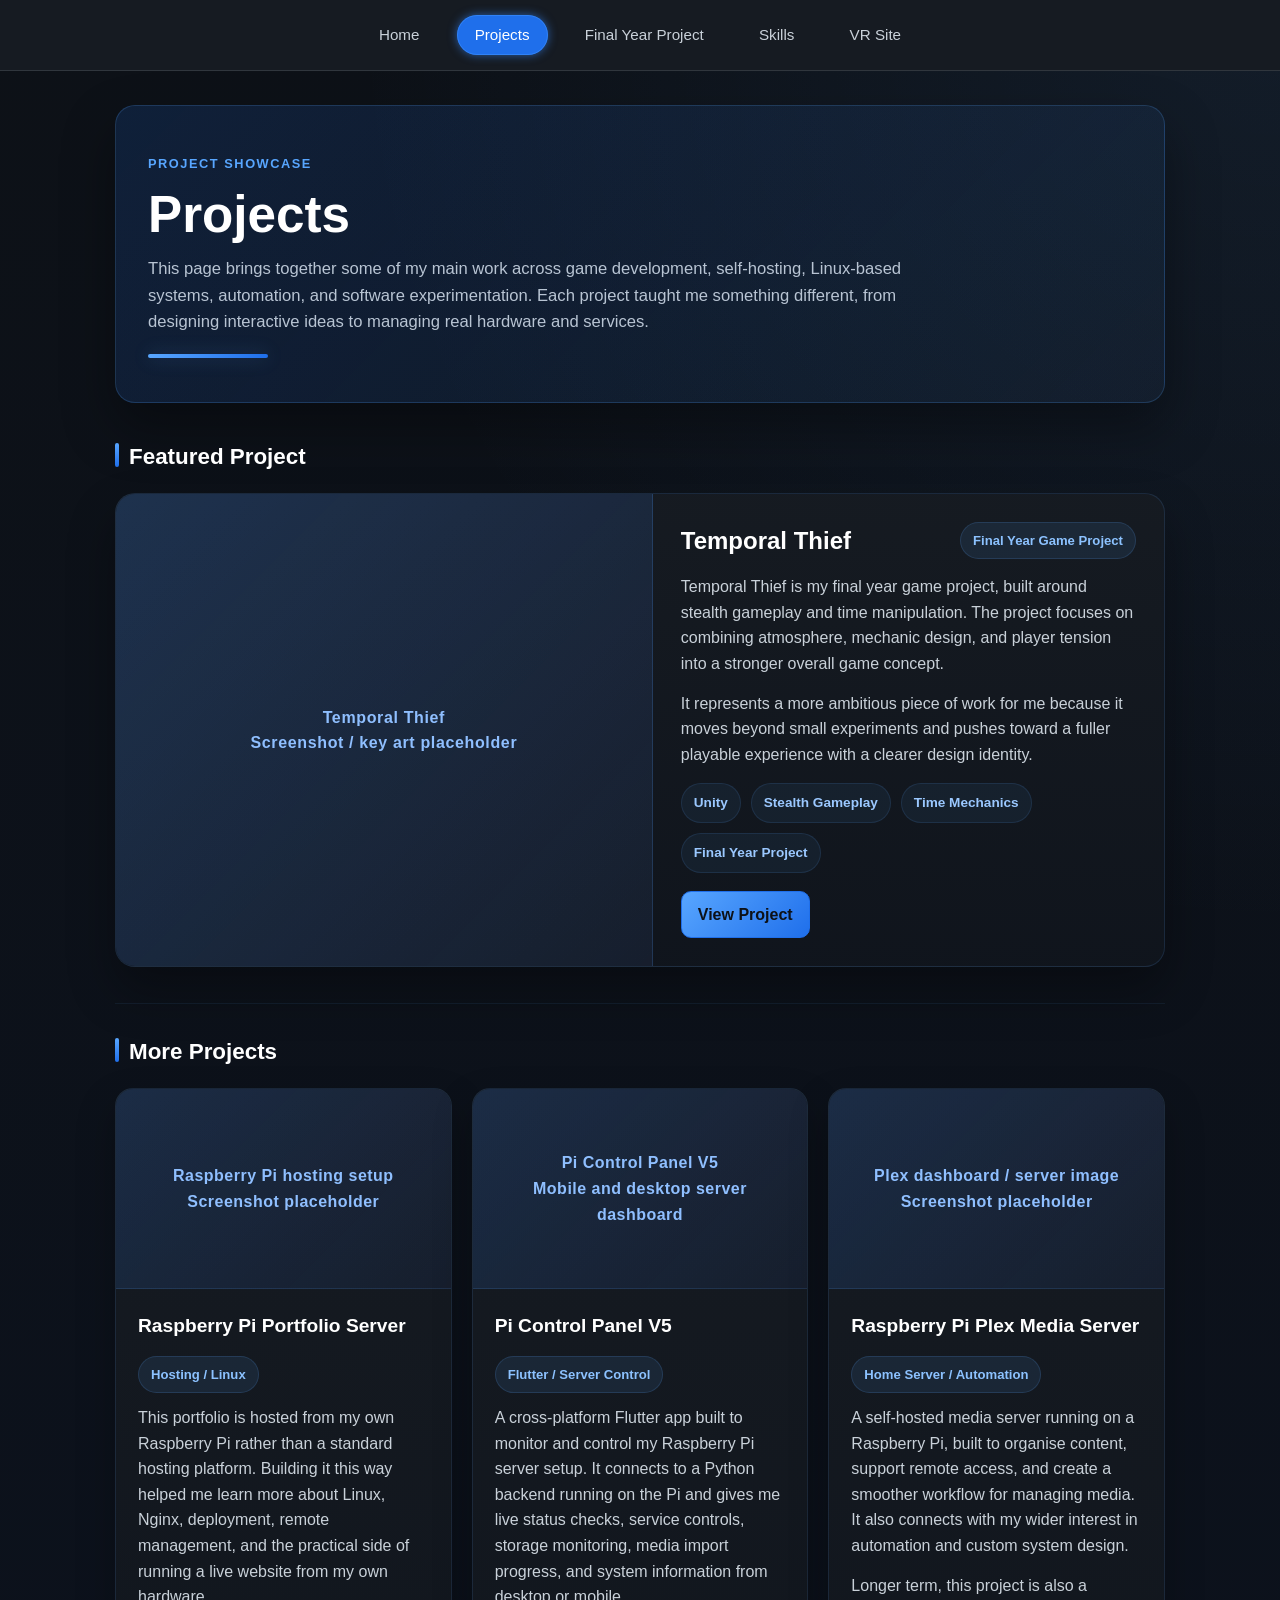
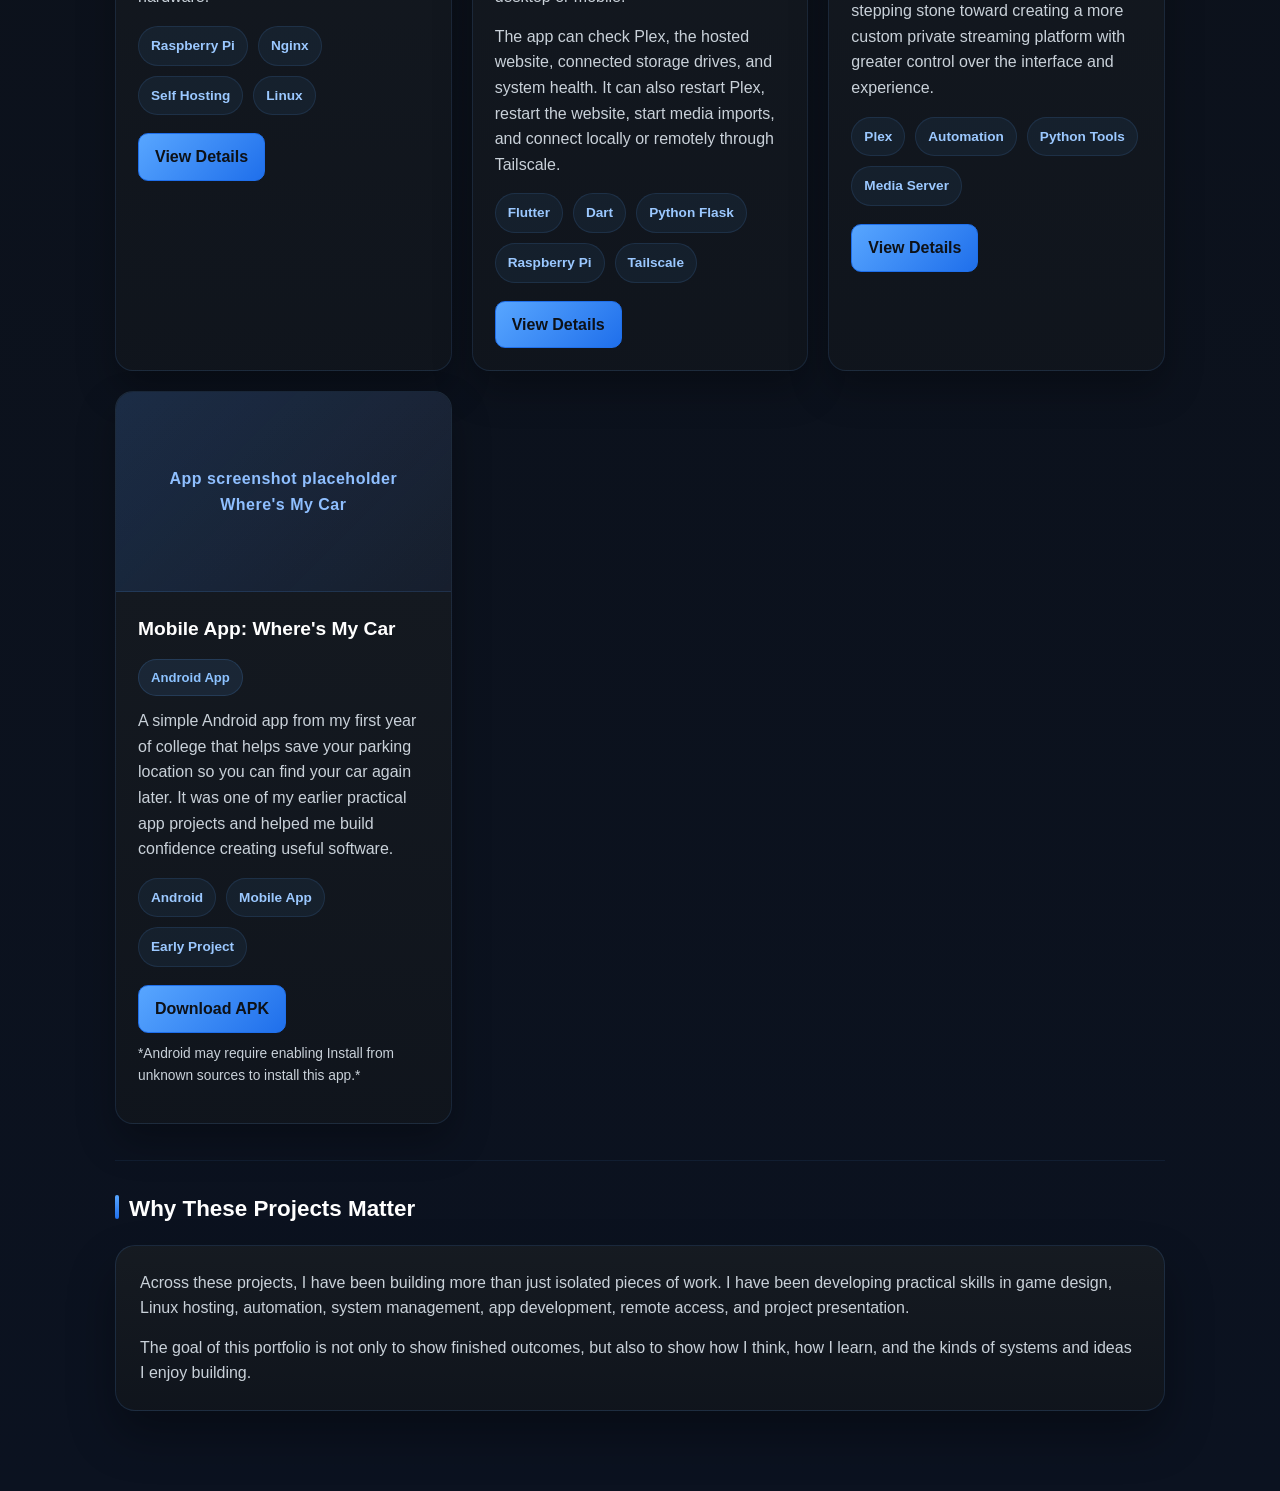
<file: projects.html>
<!DOCTYPE html>
<html lang="en">
<head>
  <meta charset="UTF-8">
  <meta name="viewport" content="width=device-width, initial-scale=1.0">
  <title>Projects</title>
  <link rel="stylesheet" href="css/style.css">

  <style>
    .projects-page {
      background:
        radial-gradient(circle at top right, rgba(88, 166, 255, 0.08), transparent 28%),
        linear-gradient(180deg, #0d1117 0%, #0b1220 100%);
    }

    .projects-hero {
      width: min(1050px, 92%);
      margin: 34px auto 12px;
      padding: 44px 32px;
      background: linear-gradient(135deg, rgba(31, 111, 235, 0.16), rgba(88, 166, 255, 0.05));
      border: 1px solid rgba(88, 166, 255, 0.2);
      border-radius: 20px;
      box-shadow: 0 24px 52px rgba(0, 0, 0, 0.35);
    }

    .projects-kicker {
      display: inline-block;
      font-size: 0.8rem;
      text-transform: uppercase;
      letter-spacing: 0.12em;
      font-weight: 700;
      color: #58a6ff;
      margin-bottom: 12px;
    }

    .projects-hero h1 {
      font-size: clamp(2.2rem, 4vw, 3.2rem);
      margin-bottom: 14px;
      color: #ffffff;
      line-height: 1.08;
    }

    .projects-hero p {
      max-width: 780px;
      color: #b8c4d3;
      font-size: 1.04rem;
      margin-bottom: 0;
    }

    .projects-divider {
      width: 120px;
      height: 4px;
      border-radius: 999px;
      margin-top: 18px;
      background: linear-gradient(90deg, #58a6ff, #1f6feb);
      box-shadow: 0 0 18px rgba(88, 166, 255, 0.28);
    }

    .projects-section {
      width: min(1050px, 92%);
      margin: auto;
      padding: 24px 0 30px;
    }

    .projects-section + .projects-section {
      border-top: 1px solid rgba(88, 166, 255, 0.08);
      margin-top: 6px;
      padding-top: 30px;
    }

    .projects-section h2 {
      position: relative;
      padding-left: 14px;
      color: #ffffff;
      margin-bottom: 18px;
    }

    .projects-section h2::before {
      content: "";
      position: absolute;
      left: 0;
      top: 4px;
      width: 4px;
      height: 24px;
      border-radius: 999px;
      background: linear-gradient(180deg, #58a6ff, #1f6feb);
    }

    .featured-project {
      background: linear-gradient(180deg, rgba(22, 27, 34, 0.98), rgba(16, 21, 29, 0.98));
      border: 1px solid rgba(88, 166, 255, 0.14);
      border-radius: 20px;
      overflow: hidden;
      box-shadow: 0 24px 48px rgba(0, 0, 0, 0.32);
    }

    .featured-layout {
      display: grid;
      grid-template-columns: 1.05fr 1fr;
      gap: 0;
    }

    .featured-preview {
      min-height: 320px;
      background:
        linear-gradient(135deg, rgba(88,166,255,0.18), rgba(255,255,255,0.03)),
        linear-gradient(180deg, #111827 0%, #0f1726 100%);
      border-right: 1px solid rgba(88, 166, 255, 0.12);
      display: flex;
      align-items: center;
      justify-content: center;
      color: #8fbfff;
      font-weight: 700;
      letter-spacing: 0.04em;
      text-align: center;
      padding: 20px;
    }

    .featured-content {
      padding: 28px;
    }

    .featured-top {
      display: flex;
      justify-content: space-between;
      align-items: flex-start;
      gap: 16px;
      flex-wrap: wrap;
      margin-bottom: 14px;
    }

    .featured-content h3 {
      margin: 0;
      color: #ffffff;
      font-size: 1.5rem;
    }

    .project-tag {
      display: inline-flex;
      align-items: center;
      padding: 7px 12px;
      border-radius: 999px;
      background: rgba(88, 166, 255, 0.10);
      border: 1px solid rgba(88, 166, 255, 0.16);
      color: #8cc2ff;
      font-size: 0.82rem;
      font-weight: 600;
      white-space: nowrap;
    }

    .featured-content p {
      color: #c9d1d9;
      margin-bottom: 14px;
    }

    .project-meta {
      display: flex;
      flex-wrap: wrap;
      gap: 10px;
      margin: 16px 0 18px;
    }

    .project-meta span {
      display: inline-flex;
      align-items: center;
      padding: 8px 12px;
      border-radius: 999px;
      background: rgba(88, 166, 255, 0.07);
      border: 1px solid rgba(88, 166, 255, 0.12);
      color: #9bc8ff;
      font-size: 0.85rem;
      font-weight: 600;
    }

    .project-btn {
      display: inline-block;
      padding: 10px 16px;
      background: linear-gradient(135deg, #58a6ff, #1f6feb);
      color: #0d1117;
      border-radius: 10px;
      font-weight: 700;
      border: 1px solid #1f6feb;
      transition: 0.22s ease;
    }

    .project-btn:hover {
      transform: translateY(-2px);
      box-shadow: 0 12px 24px rgba(31, 111, 235, 0.28);
      text-decoration: none;
    }

    .projects-grid {
      display: grid;
      grid-template-columns: repeat(auto-fit, minmax(300px, 1fr));
      gap: 20px;
    }

    .project-card {
      background: linear-gradient(180deg, rgba(22, 27, 34, 0.98), rgba(16, 21, 29, 0.98));
      border: 1px solid rgba(88, 166, 255, 0.12);
      border-radius: 18px;
      overflow: hidden;
      box-shadow: 0 18px 38px rgba(0, 0, 0, 0.28);
      transition: transform 0.22s ease, border-color 0.22s ease, box-shadow 0.22s ease;
    }

    .project-card:hover {
      transform: translateY(-4px);
      border-color: rgba(88, 166, 255, 0.34);
      box-shadow: 0 24px 44px rgba(0, 0, 0, 0.36), 0 0 18px rgba(88, 166, 255, 0.08);
    }

    .project-preview {
      height: 200px;
      background:
        linear-gradient(135deg, rgba(88,166,255,0.14), rgba(255,255,255,0.03)),
        linear-gradient(180deg, #111827 0%, #0f1726 100%);
      border-bottom: 1px solid rgba(88, 166, 255, 0.1);
      display: flex;
      align-items: center;
      justify-content: center;
      color: #8fbfff;
      font-weight: 700;
      letter-spacing: 0.03em;
      text-align: center;
      padding: 20px;
    }

    .project-body {
      padding: 22px;
    }

    .project-top {
      display: flex;
      justify-content: space-between;
      align-items: flex-start;
      gap: 14px;
      flex-wrap: wrap;
      margin-bottom: 12px;
    }

    .project-body h3 {
      margin: 0;
      color: #ffffff;
      font-size: 1.2rem;
    }

    .project-body p {
      color: #c9d1d9;
      margin-bottom: 14px;
    }

    .project-note {
      margin-top: 10px;
      font-size: 0.86rem;
      color: #9da7b2;
    }

    .small-btn-row {
      display: flex;
      gap: 12px;
      flex-wrap: wrap;
      align-items: center;
    }

    .project-btn-secondary {
      display: inline-block;
      padding: 10px 16px;
      background: transparent;
      color: #8fbfff;
      border-radius: 10px;
      font-weight: 700;
      border: 1px solid rgba(88, 166, 255, 0.18);
      transition: 0.22s ease;
    }

    .project-btn-secondary:hover {
      border-color: rgba(88, 166, 255, 0.34);
      background: rgba(88, 166, 255, 0.06);
      text-decoration: none;
    }

    @media (max-width: 860px) {
      .featured-layout {
        grid-template-columns: 1fr;
      }

      .featured-preview {
        min-height: 220px;
        border-right: none;
        border-bottom: 1px solid rgba(88, 166, 255, 0.12);
      }
    }

    @media (max-width: 640px) {
      .projects-hero {
        padding: 34px 22px;
      }
    }
  </style>
</head>

<body class="projects-page">

<header class="site-header">
  <nav class="nav">
    <a href="index.html">Home</a>
    <a href="projects.html" class="active">Projects</a>
    <a href="final-year-project.html">Final Year Project</a>
    <a href="skills.html">Skills</a>
    <a href="vr-site.html">VR Site</a>
  </nav>
</header>

<div class="projects-hero">
  <span class="projects-kicker">Project Showcase</span>
  <h1>Projects</h1>
  <p>
    This page brings together some of my main work across game development, self-hosting,
    Linux-based systems, automation, and software experimentation. Each project taught me
    something different, from designing interactive ideas to managing real hardware and services.
  </p>
  <div class="projects-divider"></div>
</div>

<section class="projects-section">
  <h2>Featured Project</h2>

  <div class="featured-project">
    <div class="featured-layout">
      <div class="featured-preview">
        Temporal Thief<br>
        Screenshot / key art placeholder
      </div>

      <div class="featured-content">
        <div class="featured-top">
          <h3>Temporal Thief</h3>
          <span class="project-tag">Final Year Game Project</span>
        </div>

        <p>
          Temporal Thief is my final year game project, built around stealth gameplay and
          time manipulation. The project focuses on combining atmosphere, mechanic design,
          and player tension into a stronger overall game concept.
        </p>

        <p>
          It represents a more ambitious piece of work for me because it moves beyond small
          experiments and pushes toward a fuller playable experience with a clearer design identity.
        </p>

        <div class="project-meta">
          <span>Unity</span>
          <span>Stealth Gameplay</span>
          <span>Time Mechanics</span>
          <span>Final Year Project</span>
        </div>

        <a href="final-year-project.html" class="project-btn">View Project</a>
      </div>
    </div>
  </div>
</section>

<section class="projects-section">
  <h2>More Projects</h2>

  <div class="projects-grid">

    <div class="project-card">
      <div class="project-preview">
        Raspberry Pi hosting setup<br>
        Screenshot placeholder
      </div>

      <div class="project-body">
        <div class="project-top">
          <h3>Raspberry Pi Portfolio Server</h3>
          <span class="project-tag">Hosting / Linux</span>
        </div>

        <p>
          This portfolio is hosted from my own Raspberry Pi rather than a standard hosting
          platform. Building it this way helped me learn more about Linux, Nginx, deployment,
          remote management, and the practical side of running a live website from my own hardware.
        </p>

        <div class="project-meta">
          <span>Raspberry Pi</span>
          <span>Nginx</span>
          <span>Self Hosting</span>
          <span>Linux</span>
        </div>

        <div class="small-btn-row">
          <a href="raspberry-pi-portfolio.html" class="project-btn">View Details</a>
        </div>
      </div>
    </div>

    <div class="project-card">
      <div class="project-preview">
        Pi Control Panel V5<br>
        Mobile and desktop server dashboard
      </div>

      <div class="project-body">
        <div class="project-top">
          <h3>Pi Control Panel V5</h3>
          <span class="project-tag">Flutter / Server Control</span>
        </div>

        <p>
          A cross-platform Flutter app built to monitor and control my Raspberry Pi server setup.
          It connects to a Python backend running on the Pi and gives me live status checks,
          service controls, storage monitoring, media import progress, and system information
          from desktop or mobile.
        </p>

        <p>
          The app can check Plex, the hosted website, connected storage drives, and system health.
          It can also restart Plex, restart the website, start media imports, and connect locally
          or remotely through Tailscale.
        </p>

        <div class="project-meta">
          <span>Flutter</span>
          <span>Dart</span>
          <span>Python Flask</span>
          <span>Raspberry Pi</span>
          <span>Tailscale</span>
        </div>

        <div class="small-btn-row">
          <a href="pi-control-panel.html" class="project-btn">View Details</a>
        </div>
      </div>
    </div>

    <div class="project-card">
      <div class="project-preview">
        Plex dashboard / server image<br>
        Screenshot placeholder
      </div>

      <div class="project-body">
        <div class="project-top">
          <h3>Raspberry Pi Plex Media Server</h3>
          <span class="project-tag">Home Server / Automation</span>
        </div>

        <p>
          A self-hosted media server running on a Raspberry Pi, built to organise content,
          support remote access, and create a smoother workflow for managing media. It also
          connects with my wider interest in automation and custom system design.
        </p>

        <p>
          Longer term, this project is also a stepping stone toward creating a more custom
          private streaming platform with greater control over the interface and experience.
        </p>

        <div class="project-meta">
          <span>Plex</span>
          <span>Automation</span>
          <span>Python Tools</span>
          <span>Media Server</span>
        </div>

        <div class="small-btn-row">
          <a href="plex-media-server.html" class="project-btn">View Details</a>
        </div>
      </div>
    </div>

    <div class="project-card">
      <div class="project-preview">
        App screenshot placeholder<br>
        Where's My Car
      </div>

      <div class="project-body">
        <div class="project-top">
          <h3>Mobile App: Where's My Car</h3>
          <span class="project-tag">Android App</span>
        </div>

        <p>
          A simple Android app from my first year of college that helps save your parking
          location so you can find your car again later. It was one of my earlier practical
          app projects and helped me build confidence creating useful software.
        </p>

        <div class="project-meta">
          <span>Android</span>
          <span>Mobile App</span>
          <span>Early Project</span>
        </div>

        <div class="small-btn-row">
          <a href="MobileApps/Android_Wheres_my_car.apk" download class="project-btn">Download APK</a>
        </div>

        <p class="project-note">
          *Android may require enabling Install from unknown sources to install this app.*
        </p>
      </div>
    </div>

  </div>
</section>

<section class="projects-section">
  <h2>Why These Projects Matter</h2>
  <div class="featured-project" style="padding: 24px;">
    <p style="color:#c9d1d9; margin-bottom: 14px;">
      Across these projects, I have been building more than just isolated pieces of work.
      I have been developing practical skills in game design, Linux hosting, automation,
      system management, app development, remote access, and project presentation.
    </p>
    <p style="color:#c9d1d9; margin-bottom: 0;">
      The goal of this portfolio is not only to show finished outcomes, but also to show
      how I think, how I learn, and the kinds of systems and ideas I enjoy building.
    </p>
  </div>
</section>

</body>
</html>
</file>
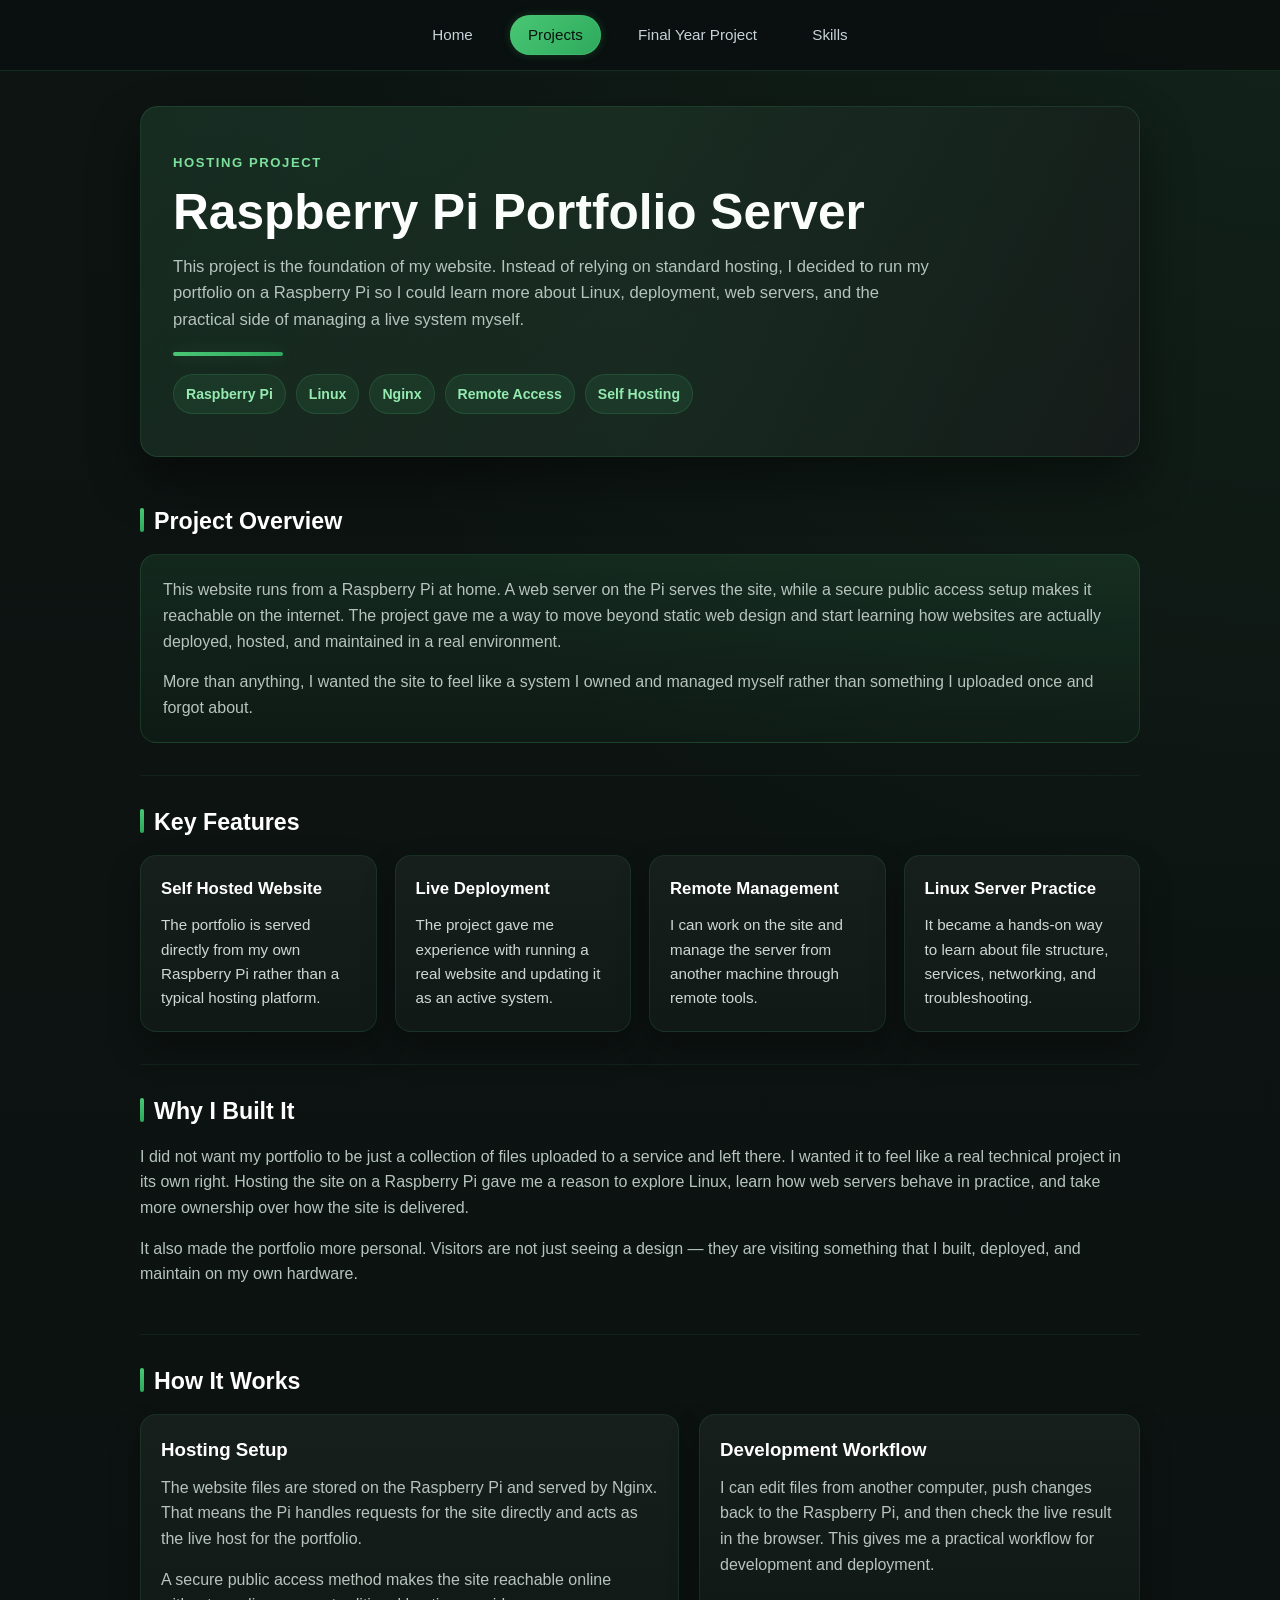
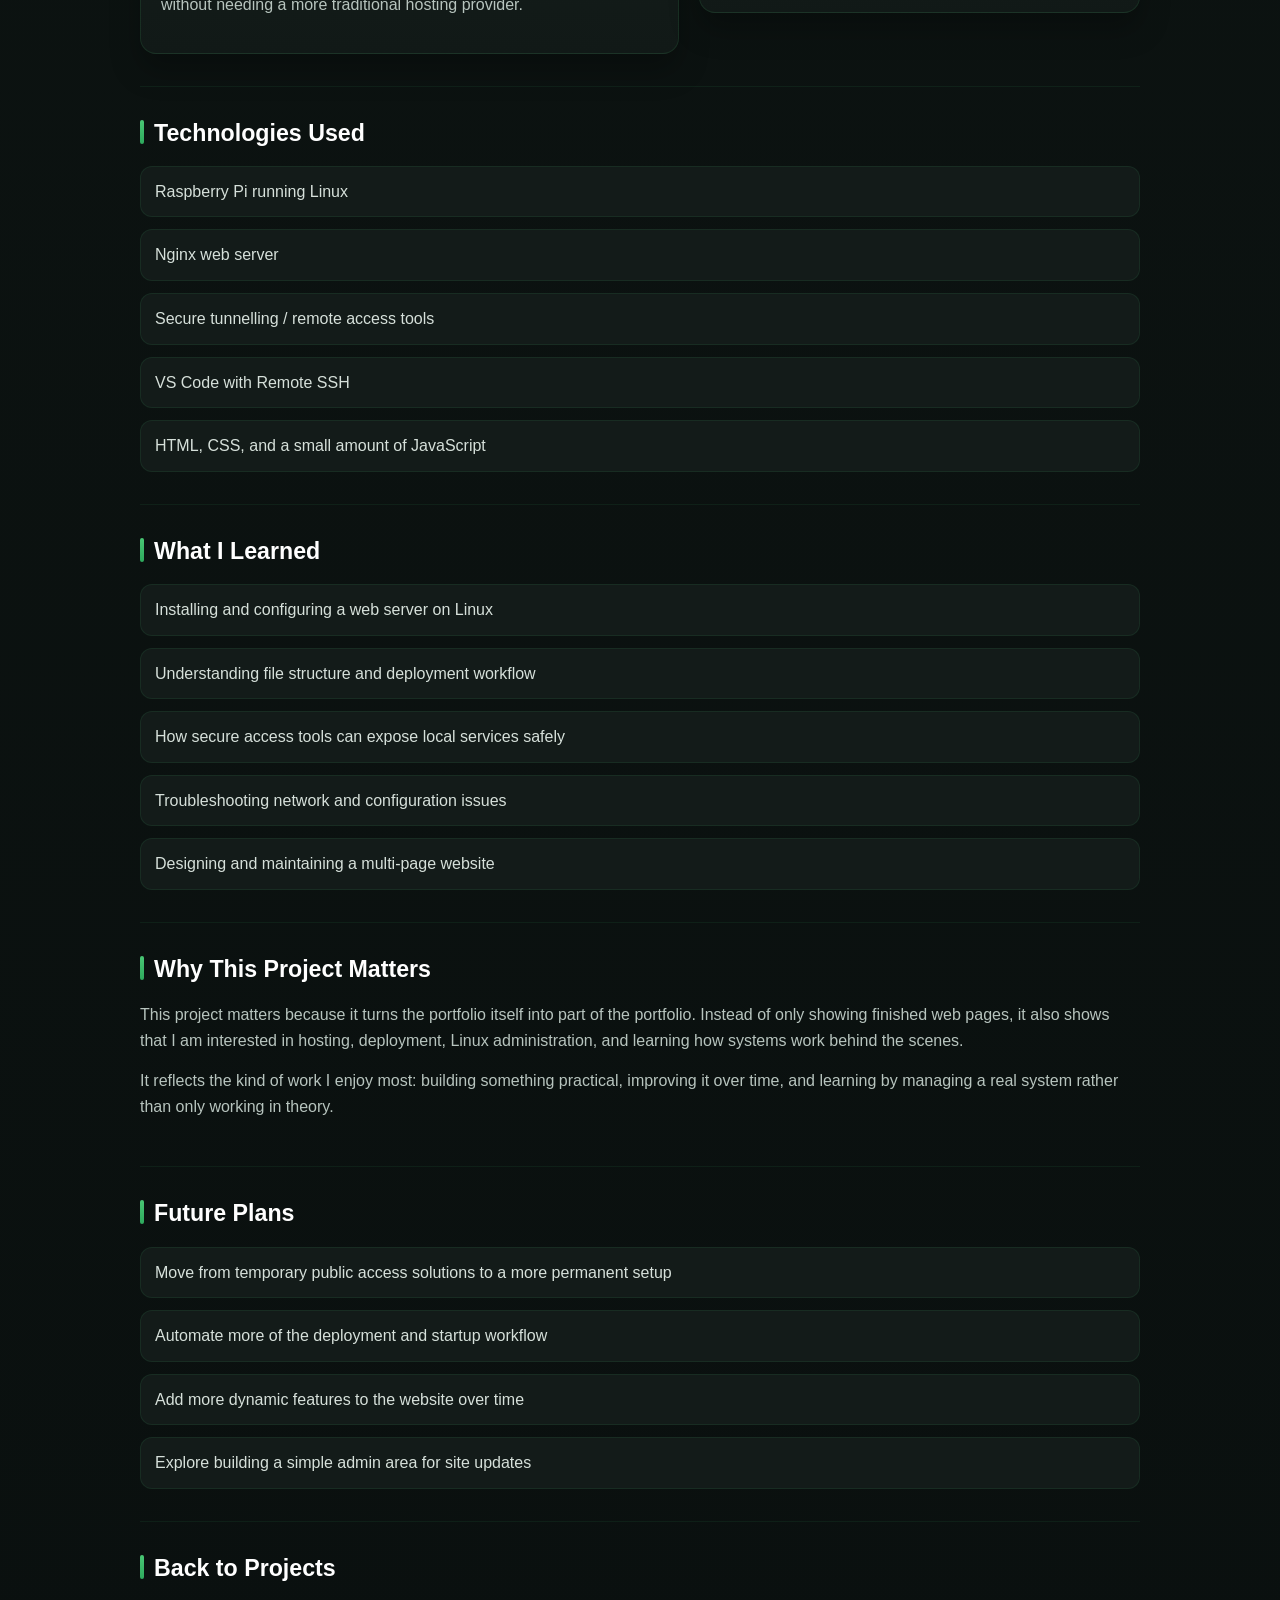
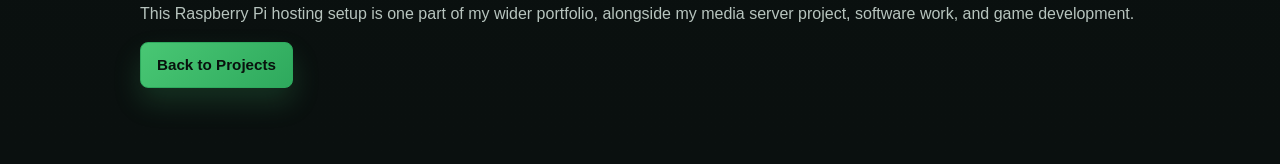
<file: raspberry-pi-portfolio.html>
<!DOCTYPE html>
<html lang="en">
<head>
  <meta charset="UTF-8">
  <meta name="viewport" content="width=device-width, initial-scale=1.0">
  <title>Raspberry Pi Portfolio Server</title>
  <link rel="stylesheet" href="css/style.css">

  <style>
    :root {
      --pi-bg: #0b1110;
      --pi-surface: #131b19;
      --pi-surface-2: #182320;
      --pi-border: #25362f;
      --pi-text: #f4f7f5;
      --pi-muted: #b7c4be;
      --pi-accent: #49c774;
      --pi-accent-2: #2ea95d;
      --pi-shadow: rgba(73, 199, 116, 0.18);
    }

    body.pi-page {
      background:
        radial-gradient(circle at top right, rgba(73, 199, 116, 0.08), transparent 28%),
        linear-gradient(180deg, #0d1412 0%, #0a100f 100%);
      color: var(--pi-text);
    }

    .pi-page .site-header {
      background: rgba(10, 16, 15, 0.94);
      border-bottom: 1px solid rgba(73, 199, 116, 0.16);
      backdrop-filter: blur(8px);
    }

    .pi-page .nav a:hover {
      background: var(--pi-accent-2);
      color: #08110d;
    }

    .pi-page .nav a:hover::after {
      border-color: rgba(73, 199, 116, 0.34);
      box-shadow: 0 0 14px rgba(73, 199, 116, 0.30);
    }

    .pi-page .nav a.active {
      background: linear-gradient(135deg, var(--pi-accent), var(--pi-accent-2));
      color: #08110d;
    }

    .pi-page .nav a.active::after {
      border-color: rgba(73, 199, 116, 0.45);
      box-shadow: 0 0 10px rgba(73, 199, 116, 0.22);
    }

    .pi-hero {
      width: min(1000px, 92%);
      margin: 35px auto 20px;
      padding: 42px 32px;
      border-radius: 18px;
      border: 1px solid rgba(73, 199, 116, 0.16);
      background:
        linear-gradient(135deg, rgba(73, 199, 116, 0.12), rgba(255,255,255,0.02)),
        #101715;
      box-shadow: 0 24px 50px rgba(0, 0, 0, 0.42);
      position: relative;
      overflow: hidden;
    }

    .pi-hero::before {
      content: "";
      position: absolute;
      inset: 0;
      background: linear-gradient(90deg, transparent, rgba(73, 199, 116, 0.04), transparent);
      pointer-events: none;
    }

    .pi-kicker {
      display: inline-block;
      font-size: 0.82rem;
      font-weight: 700;
      letter-spacing: 0.12em;
      text-transform: uppercase;
      color: #7de19e;
      margin-bottom: 12px;
    }

    .pi-hero h1 {
      font-size: clamp(2.2rem, 4vw, 3.1rem);
      line-height: 1.1;
      margin-bottom: 14px;
      color: #ffffff;
    }

    .pi-hero p {
      max-width: 760px;
      font-size: 1.04rem;
      color: #d4ddd8;
      margin-bottom: 0;
    }

    .pi-divider {
      width: 110px;
      height: 4px;
      border-radius: 999px;
      margin-top: 18px;
      background: linear-gradient(90deg, var(--pi-accent), var(--pi-accent-2));
      box-shadow: 0 0 16px var(--pi-shadow);
    }

    .pi-meta {
      display: flex;
      flex-wrap: wrap;
      gap: 10px;
      margin-top: 18px;
    }

    .pi-tag {
      display: inline-flex;
      align-items: center;
      padding: 8px 12px;
      border-radius: 999px;
      background: rgba(73, 199, 116, 0.10);
      border: 1px solid rgba(73, 199, 116, 0.16);
      color: #96ebb1;
      font-size: 0.88rem;
      font-weight: 600;
    }

    .pi-page section {
      width: min(1000px, 92%);
      padding: 26px 0;
    }

    .pi-page section + section {
      border-top: 1px solid rgba(73, 199, 116, 0.08);
      margin-top: 6px;
      padding-top: 28px;
    }

    .pi-section-title {
      font-size: 1.45rem;
      margin-bottom: 14px;
      color: #ffffff;
      position: relative;
      padding-left: 14px;
    }

    .pi-section-title::before {
      content: "";
      position: absolute;
      left: 0;
      top: 5px;
      width: 4px;
      height: 24px;
      border-radius: 999px;
      background: linear-gradient(180deg, var(--pi-accent), var(--pi-accent-2));
    }

    .pi-page p {
      color: var(--pi-muted);
    }

    .pi-grid {
      display: grid;
      grid-template-columns: repeat(auto-fit, minmax(220px, 1fr));
      gap: 18px;
      margin-top: 12px;
    }

    .pi-card {
      background: linear-gradient(180deg, #161f1c 0%, #111917 100%);
      border: 1px solid rgba(73, 199, 116, 0.12);
      border-radius: 16px;
      padding: 20px;
      transition: transform 0.22s ease, border-color 0.22s ease, box-shadow 0.22s ease;
      box-shadow: 0 16px 32px rgba(0, 0, 0, 0.26);
    }

    .pi-card:hover {
      transform: translateY(-4px);
      border-color: rgba(73, 199, 116, 0.34);
      box-shadow: 0 20px 38px rgba(0,0,0,0.36), 0 0 18px rgba(73,199,116,0.10);
    }

    .pi-card h3 {
      color: #ffffff;
      margin-bottom: 10px;
      font-size: 1.05rem;
    }

    .pi-card p {
      margin-bottom: 0;
      color: #cdd8d2;
      font-size: 0.95rem;
    }

    .pi-highlight {
      background: linear-gradient(180deg, rgba(73,199,116,0.12), rgba(73,199,116,0.04));
      border: 1px solid rgba(73,199,116,0.16);
      border-radius: 16px;
      padding: 22px;
      margin-top: 10px;
    }

    .pi-highlight p:last-child {
      margin-bottom: 0;
    }

    .pi-list {
      list-style: none;
      padding-left: 0;
      display: grid;
      gap: 12px;
      margin-top: 14px;
    }

    .pi-list li {
      background: var(--pi-surface);
      border: 1px solid rgba(73,199,116,0.10);
      border-radius: 12px;
      padding: 12px 14px;
      color: #d6e0da;
      transition: border-color 0.2s ease, transform 0.2s ease;
    }

    .pi-list li:hover {
      border-color: rgba(73,199,116,0.26);
      transform: translateX(4px);
    }

    .pi-two-col {
      display: grid;
      grid-template-columns: 1.1fr 0.9fr;
      gap: 20px;
      align-items: start;
    }

    .pi-panel {
      background: linear-gradient(180deg, #161f1c 0%, #111917 100%);
      border: 1px solid rgba(73,199,116,0.12);
      border-radius: 16px;
      padding: 20px;
      box-shadow: 0 16px 30px rgba(0,0,0,0.26);
    }

    .pi-panel h3 {
      color: #ffffff;
      margin-bottom: 10px;
    }

    .pi-page .download-btn {
      background: linear-gradient(135deg, var(--pi-accent), var(--pi-accent-2));
      color: #08110d;
      border: 1px solid #2ea95d;
      box-shadow: 0 14px 28px rgba(73,199,116,0.18);
    }

    .pi-page .download-btn:hover {
      box-shadow: 0 16px 32px rgba(73,199,116,0.24);
    }

    @media (max-width: 780px) {
      .pi-two-col {
        grid-template-columns: 1fr;
      }

      .pi-hero {
        padding: 30px 22px;
      }
    }
  </style>
</head>
<body class="pi-page">

<header class="site-header">
  <nav class="nav">
    <a href="index.html">Home</a>
    <a href="projects.html" class="active">Projects</a>
    <a href="final-year-project.html">Final Year Project</a>
    <a href="skills.html">Skills</a>
  </nav>
</header>

<div class="pi-hero">
  <span class="pi-kicker">Hosting Project</span>
  <h1>Raspberry Pi Portfolio Server</h1>
  <p>
    This project is the foundation of my website. Instead of relying on standard hosting,
    I decided to run my portfolio on a Raspberry Pi so I could learn more about Linux,
    deployment, web servers, and the practical side of managing a live system myself.
  </p>
  <div class="pi-divider"></div>

  <div class="pi-meta">
    <span class="pi-tag">Raspberry Pi</span>
    <span class="pi-tag">Linux</span>
    <span class="pi-tag">Nginx</span>
    <span class="pi-tag">Remote Access</span>
    <span class="pi-tag">Self Hosting</span>
  </div>
</div>

<section>
  <h2 class="pi-section-title">Project Overview</h2>
  <div class="pi-highlight">
    <p>
      This website runs from a Raspberry Pi at home. A web server on the Pi serves the site,
      while a secure public access setup makes it reachable on the internet. The project gave
      me a way to move beyond static web design and start learning how websites are actually
      deployed, hosted, and maintained in a real environment.
    </p>
    <p>
      More than anything, I wanted the site to feel like a system I owned and managed myself
      rather than something I uploaded once and forgot about.
    </p>
  </div>
</section>

<section>
  <h2 class="pi-section-title">Key Features</h2>
  <div class="pi-grid">
    <div class="pi-card">
      <h3>Self Hosted Website</h3>
      <p>The portfolio is served directly from my own Raspberry Pi rather than a typical hosting platform.</p>
    </div>
    <div class="pi-card">
      <h3>Live Deployment</h3>
      <p>The project gave me experience with running a real website and updating it as an active system.</p>
    </div>
    <div class="pi-card">
      <h3>Remote Management</h3>
      <p>I can work on the site and manage the server from another machine through remote tools.</p>
    </div>
    <div class="pi-card">
      <h3>Linux Server Practice</h3>
      <p>It became a hands-on way to learn about file structure, services, networking, and troubleshooting.</p>
    </div>
  </div>
</section>

<section>
  <h2 class="pi-section-title">Why I Built It</h2>
  <p>
    I did not want my portfolio to be just a collection of files uploaded to a service and left there.
    I wanted it to feel like a real technical project in its own right. Hosting the site on a Raspberry Pi
    gave me a reason to explore Linux, learn how web servers behave in practice, and take more ownership
    over how the site is delivered.
  </p>
  <p>
    It also made the portfolio more personal. Visitors are not just seeing a design — they are visiting
    something that I built, deployed, and maintain on my own hardware.
  </p>
</section>

<section>
  <h2 class="pi-section-title">How It Works</h2>
  <div class="pi-two-col">
    <div class="pi-panel">
      <h3>Hosting Setup</h3>
      <p>
        The website files are stored on the Raspberry Pi and served by Nginx. That means the Pi handles
        requests for the site directly and acts as the live host for the portfolio.
      </p>
      <p>
        A secure public access method makes the site reachable online without needing a more traditional
        hosting provider.
      </p>
    </div>

    <div class="pi-panel">
      <h3>Development Workflow</h3>
      <p>
        I can edit files from another computer, push changes back to the Raspberry Pi, and then check the
        live result in the browser. This gives me a practical workflow for development and deployment.
      </p>
    </div>
  </div>
</section>

<section>
  <h2 class="pi-section-title">Technologies Used</h2>
  <ul class="pi-list">
    <li>Raspberry Pi running Linux</li>
    <li>Nginx web server</li>
    <li>Secure tunnelling / remote access tools</li>
    <li>VS Code with Remote SSH</li>
    <li>HTML, CSS, and a small amount of JavaScript</li>
  </ul>
</section>

<section>
  <h2 class="pi-section-title">What I Learned</h2>
  <ul class="pi-list">
    <li>Installing and configuring a web server on Linux</li>
    <li>Understanding file structure and deployment workflow</li>
    <li>How secure access tools can expose local services safely</li>
    <li>Troubleshooting network and configuration issues</li>
    <li>Designing and maintaining a multi-page website</li>
  </ul>
</section>

<section>
  <h2 class="pi-section-title">Why This Project Matters</h2>
  <p>
    This project matters because it turns the portfolio itself into part of the portfolio.
    Instead of only showing finished web pages, it also shows that I am interested in hosting,
    deployment, Linux administration, and learning how systems work behind the scenes.
  </p>
  <p>
    It reflects the kind of work I enjoy most: building something practical, improving it over time,
    and learning by managing a real system rather than only working in theory.
  </p>
</section>

<section>
  <h2 class="pi-section-title">Future Plans</h2>
  <ul class="pi-list">
    <li>Move from temporary public access solutions to a more permanent setup</li>
    <li>Automate more of the deployment and startup workflow</li>
    <li>Add more dynamic features to the website over time</li>
    <li>Explore building a simple admin area for site updates</li>
  </ul>
</section>

<section>
  <h2 class="pi-section-title">Back to Projects</h2>
  <p>
    This Raspberry Pi hosting setup is one part of my wider portfolio, alongside my media server
    project, software work, and game development.
  </p>
  <a href="projects.html" class="download-btn">Back to Projects</a>
</section>

</body>
</html>
</file>
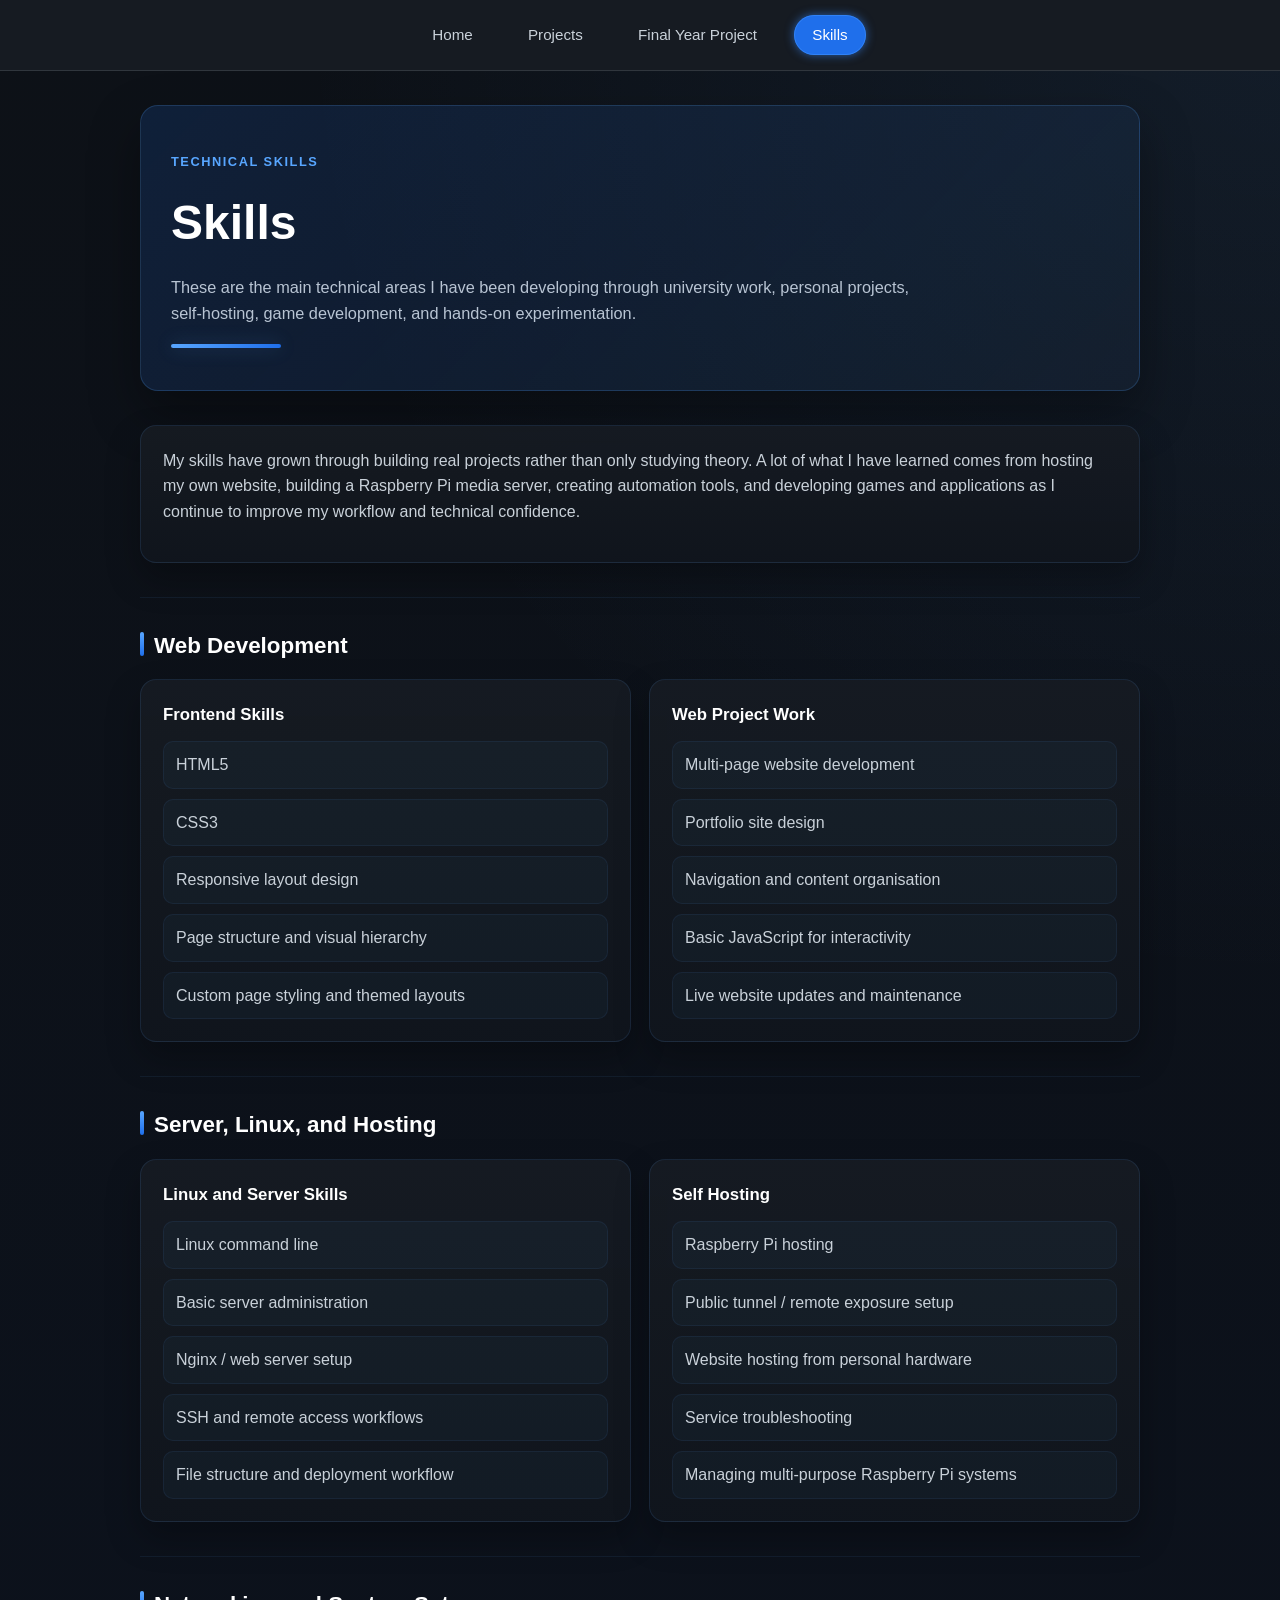
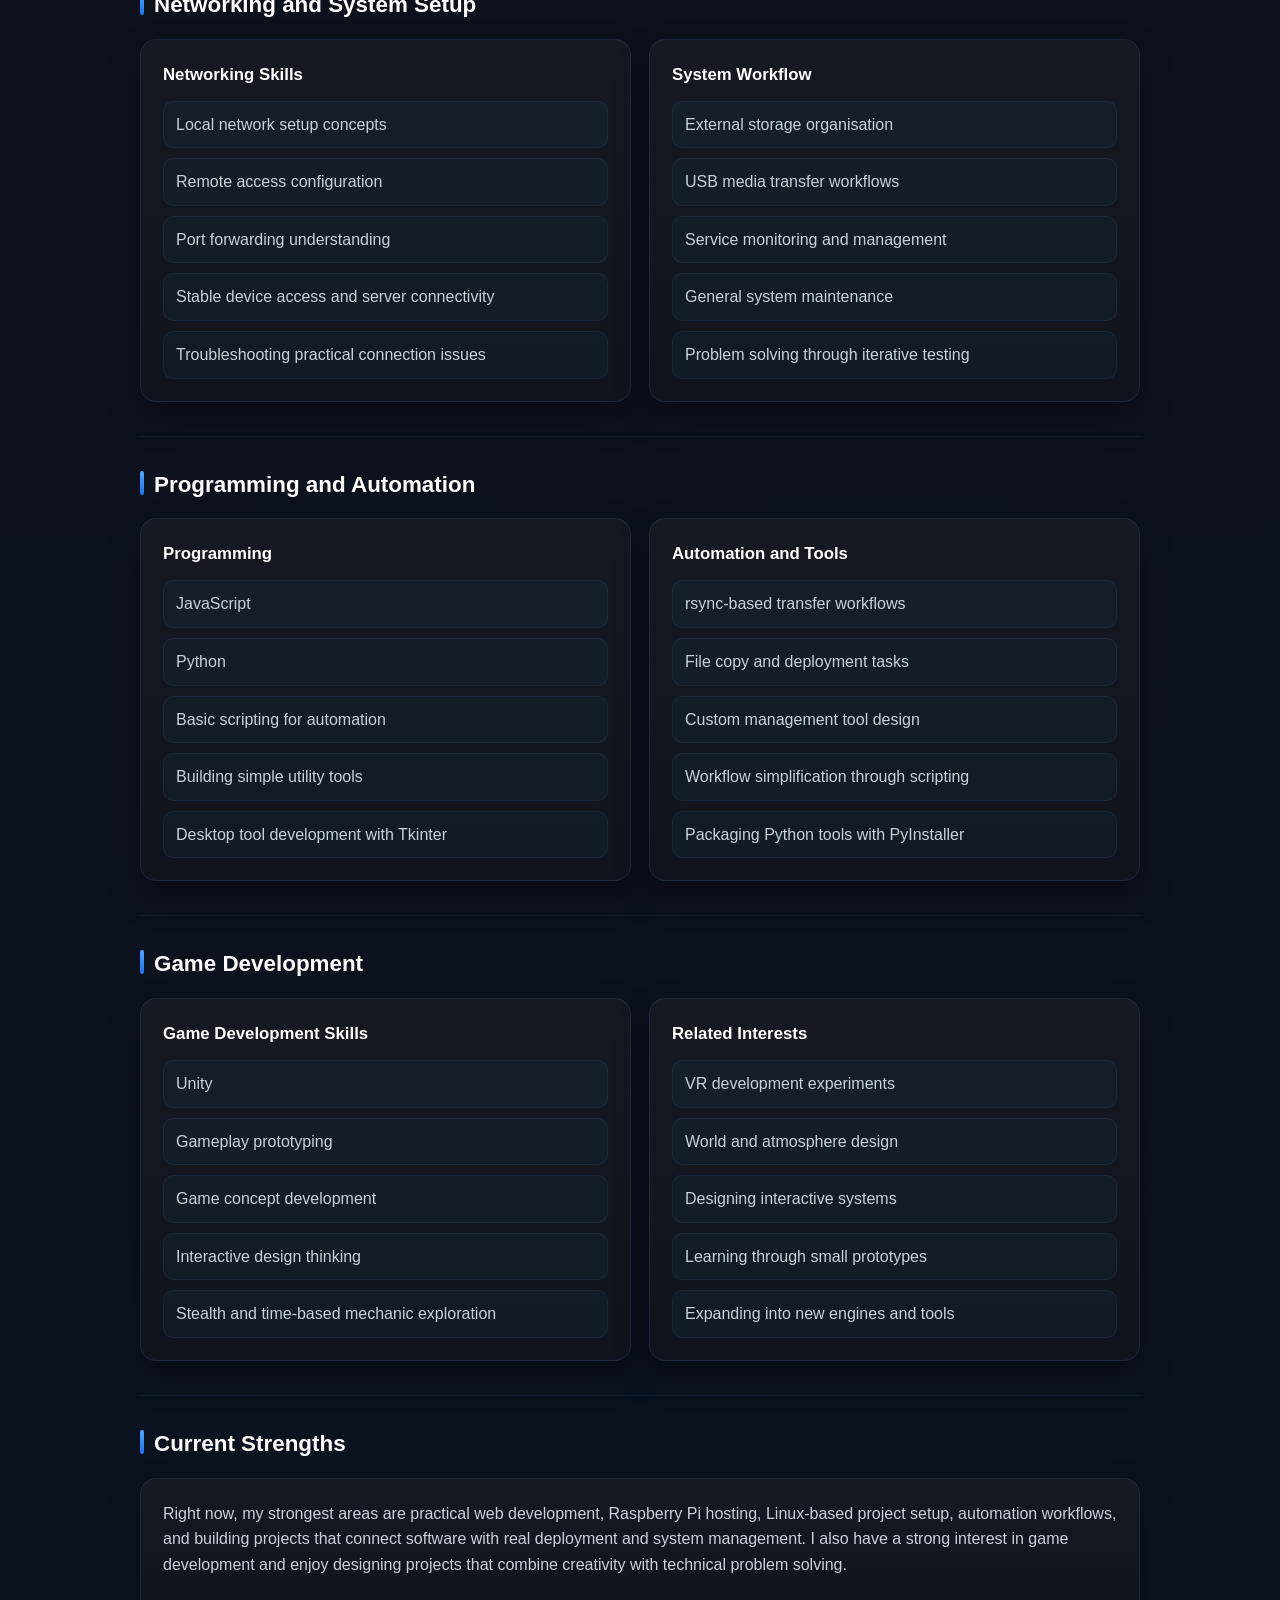
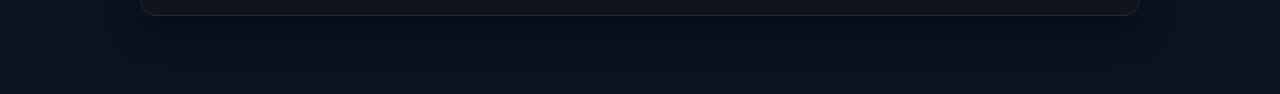
<file: skills.html>
<!DOCTYPE html>
<html lang="en">
<head>
  <meta charset="UTF-8">
  <meta name="viewport" content="width=device-width, initial-scale=1.0">
  <title>Skills</title>
  <link rel="stylesheet" href="css/style.css">

  <style>
    .skills-page {
      background:
        radial-gradient(circle at top right, rgba(88, 166, 255, 0.08), transparent 28%),
        linear-gradient(180deg, #0d1117 0%, #0b1220 100%);
    }

    .skills-hero {
      width: min(1000px, 92%);
      margin: 34px auto 12px;
      padding: 42px 30px;
      background: linear-gradient(135deg, rgba(31, 111, 235, 0.16), rgba(88, 166, 255, 0.05));
      border: 1px solid rgba(88, 166, 255, 0.2);
      border-radius: 18px;
      box-shadow: 0 22px 50px rgba(0, 0, 0, 0.35);
    }

    .skills-kicker {
      display: inline-block;
      font-size: 0.8rem;
      text-transform: uppercase;
      letter-spacing: 0.12em;
      font-weight: 700;
      color: #58a6ff;
      margin-bottom: 12px;
    }

    .skills-hero h1 {
      font-size: clamp(2.1rem, 4vw, 3rem);
      margin-bottom: 12px;
      color: #ffffff;
    }

    .skills-hero p {
      max-width: 760px;
      color: #b8c4d3;
      font-size: 1.02rem;
      margin-bottom: 0;
    }

    .skills-divider {
      width: 110px;
      height: 4px;
      border-radius: 999px;
      margin-top: 18px;
      background: linear-gradient(90deg, #58a6ff, #1f6feb);
      box-shadow: 0 0 18px rgba(88, 166, 255, 0.28);
    }

    .skills-section {
      width: min(1000px, 92%);
      margin: auto;
      padding: 22px 0 28px;
    }

    .skills-section + .skills-section {
      border-top: 1px solid rgba(88, 166, 255, 0.08);
      margin-top: 6px;
      padding-top: 30px;
    }

    .skills-section h2 {
      position: relative;
      padding-left: 14px;
      color: #ffffff;
      margin-bottom: 16px;
    }

    .skills-section h2::before {
      content: "";
      position: absolute;
      left: 0;
      top: 4px;
      width: 4px;
      height: 24px;
      border-radius: 999px;
      background: linear-gradient(180deg, #58a6ff, #1f6feb);
    }

    .skills-grid {
      display: grid;
      grid-template-columns: repeat(auto-fit, minmax(240px, 1fr));
      gap: 18px;
    }

    .skills-card {
      background: linear-gradient(180deg, rgba(22, 27, 34, 0.96), rgba(16, 21, 29, 0.98));
      border: 1px solid rgba(88, 166, 255, 0.12);
      border-radius: 16px;
      padding: 22px;
      box-shadow: 0 16px 34px rgba(0, 0, 0, 0.28);
      transition: transform 0.22s ease, border-color 0.22s ease, box-shadow 0.22s ease;
    }

    .skills-card:hover {
      transform: translateY(-4px);
      border-color: rgba(88, 166, 255, 0.34);
      box-shadow: 0 22px 40px rgba(0, 0, 0, 0.36), 0 0 18px rgba(88, 166, 255, 0.08);
    }

    .skills-card h3 {
      color: #ffffff;
      margin-bottom: 12px;
      font-size: 1.05rem;
    }

    .skills-card ul {
      list-style: none;
      padding-left: 0;
      margin: 0;
      display: grid;
      gap: 10px;
    }

    .skills-card li {
      color: #c9d1d9;
      background: rgba(88, 166, 255, 0.04);
      border: 1px solid rgba(88, 166, 255, 0.08);
      border-radius: 10px;
      padding: 10px 12px;
    }

    .skills-summary {
      background: linear-gradient(180deg, rgba(22, 27, 34, 0.96), rgba(16, 21, 29, 0.98));
      border: 1px solid rgba(88, 166, 255, 0.12);
      border-radius: 16px;
      padding: 22px;
      color: #c9d1d9;
      box-shadow: 0 16px 34px rgba(0, 0, 0, 0.28);
    }

    @media (max-width: 640px) {
      .skills-hero {
        padding: 32px 22px;
      }

      .skills-card {
        padding: 18px;
      }
    }
  </style>
</head>
<body class="skills-page">

<header class="site-header">
  <nav class="nav">
    <a href="index.html">Home</a>
    <a href="projects.html">Projects</a>
    <a href="final-year-project.html">Final Year Project</a>
    <a href="skills.html" class="active">Skills</a>
  </nav>
</header>

<div class="skills-hero">
  <span class="skills-kicker">Technical Skills</span>
  <h1>Skills</h1>
  <p>
    These are the main technical areas I have been developing through university work,
    personal projects, self-hosting, game development, and hands-on experimentation.
  </p>
  <div class="skills-divider"></div>
</div>

<section class="skills-section">
  <div class="skills-summary">
    <p>
      My skills have grown through building real projects rather than only studying theory.
      A lot of what I have learned comes from hosting my own website, building a Raspberry Pi
      media server, creating automation tools, and developing games and applications as I continue
      to improve my workflow and technical confidence.
    </p>
  </div>
</section>

<section class="skills-section">
  <h2>Web Development</h2>
  <div class="skills-grid">
    <div class="skills-card">
      <h3>Frontend Skills</h3>
      <ul>
        <li>HTML5</li>
        <li>CSS3</li>
        <li>Responsive layout design</li>
        <li>Page structure and visual hierarchy</li>
        <li>Custom page styling and themed layouts</li>
      </ul>
    </div>

    <div class="skills-card">
      <h3>Web Project Work</h3>
      <ul>
        <li>Multi-page website development</li>
        <li>Portfolio site design</li>
        <li>Navigation and content organisation</li>
        <li>Basic JavaScript for interactivity</li>
        <li>Live website updates and maintenance</li>
      </ul>
    </div>
  </div>
</section>

<section class="skills-section">
  <h2>Server, Linux, and Hosting</h2>
  <div class="skills-grid">
    <div class="skills-card">
      <h3>Linux and Server Skills</h3>
      <ul>
        <li>Linux command line</li>
        <li>Basic server administration</li>
        <li>Nginx / web server setup</li>
        <li>SSH and remote access workflows</li>
        <li>File structure and deployment workflow</li>
      </ul>
    </div>

    <div class="skills-card">
      <h3>Self Hosting</h3>
      <ul>
        <li>Raspberry Pi hosting</li>
        <li>Public tunnel / remote exposure setup</li>
        <li>Website hosting from personal hardware</li>
        <li>Service troubleshooting</li>
        <li>Managing multi-purpose Raspberry Pi systems</li>
      </ul>
    </div>
  </div>
</section>

<section class="skills-section">
  <h2>Networking and System Setup</h2>
  <div class="skills-grid">
    <div class="skills-card">
      <h3>Networking Skills</h3>
      <ul>
        <li>Local network setup concepts</li>
        <li>Remote access configuration</li>
        <li>Port forwarding understanding</li>
        <li>Stable device access and server connectivity</li>
        <li>Troubleshooting practical connection issues</li>
      </ul>
    </div>

    <div class="skills-card">
      <h3>System Workflow</h3>
      <ul>
        <li>External storage organisation</li>
        <li>USB media transfer workflows</li>
        <li>Service monitoring and management</li>
        <li>General system maintenance</li>
        <li>Problem solving through iterative testing</li>
      </ul>
    </div>
  </div>
</section>

<section class="skills-section">
  <h2>Programming and Automation</h2>
  <div class="skills-grid">
    <div class="skills-card">
      <h3>Programming</h3>
      <ul>
        <li>JavaScript</li>
        <li>Python</li>
        <li>Basic scripting for automation</li>
        <li>Building simple utility tools</li>
        <li>Desktop tool development with Tkinter</li>
      </ul>
    </div>

    <div class="skills-card">
      <h3>Automation and Tools</h3>
      <ul>
        <li>rsync-based transfer workflows</li>
        <li>File copy and deployment tasks</li>
        <li>Custom management tool design</li>
        <li>Workflow simplification through scripting</li>
        <li>Packaging Python tools with PyInstaller</li>
      </ul>
    </div>
  </div>
</section>

<section class="skills-section">
  <h2>Game Development</h2>
  <div class="skills-grid">
    <div class="skills-card">
      <h3>Game Development Skills</h3>
      <ul>
        <li>Unity</li>
        <li>Gameplay prototyping</li>
        <li>Game concept development</li>
        <li>Interactive design thinking</li>
        <li>Stealth and time-based mechanic exploration</li>
      </ul>
    </div>

    <div class="skills-card">
      <h3>Related Interests</h3>
      <ul>
        <li>VR development experiments</li>
        <li>World and atmosphere design</li>
        <li>Designing interactive systems</li>
        <li>Learning through small prototypes</li>
        <li>Expanding into new engines and tools</li>
      </ul>
    </div>
  </div>
</section>

<section class="skills-section">
  <h2>Current Strengths</h2>
  <div class="skills-summary">
    <p>
      Right now, my strongest areas are practical web development, Raspberry Pi hosting,
      Linux-based project setup, automation workflows, and building projects that connect
      software with real deployment and system management. I also have a strong interest in
      game development and enjoy designing projects that combine creativity with technical problem solving.
    </p>
  </div>
</section>

</body>
</html>
</file>
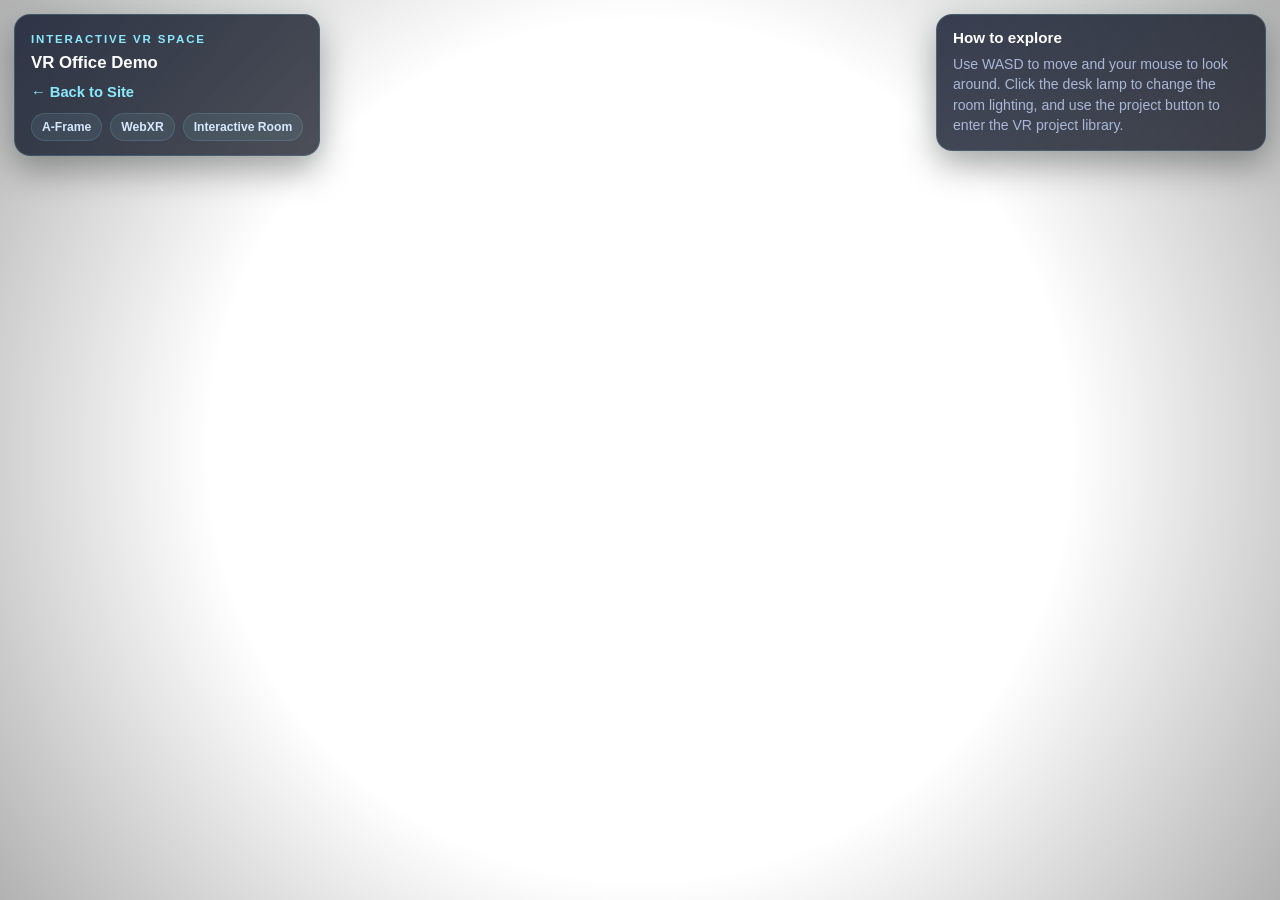
<file: vr-site.html>
<!doctype html>
<html lang="en">
<head>
  <meta charset="utf-8" />
  <title>VR Office Room</title>
  <meta name="viewport" content="width=device-width, initial-scale=1" />

  <script src="https://aframe.io/releases/1.5.0/aframe.min.js"></script>

  <style>
    :root {
      --vr-bg: #060914;
      --vr-surface: rgba(11, 18, 34, 0.78);
      --vr-surface-strong: rgba(14, 22, 42, 0.9);
      --vr-border: rgba(139, 233, 253, 0.16);
      --vr-text: #eef4ff;
      --vr-muted: #aab7d6;
      --vr-accent: #8be9fd;
      --vr-accent-2: #7c5cff;
      --vr-accent-3: #61b8ff;
      --vr-success: #50fa7b;
      --vr-warm: #ffb86c;
      --vr-glow: rgba(139, 233, 253, 0.18);
    }

    * {
      box-sizing: border-box;
    }

    body {
      margin: 0;
      font-family: Arial, Helvetica, sans-serif;
      background:
        radial-gradient(circle at top right, rgba(124, 92, 255, 0.14), transparent 24%),
        radial-gradient(circle at top left, rgba(97, 184, 255, 0.10), transparent 28%),
        linear-gradient(180deg, #050812 0%, #0a1020 100%);
      color: var(--vr-text);
      overflow: hidden;
    }

    .ui-shell {
      position: fixed;
      top: 14px;
      left: 14px;
      right: 14px;
      z-index: 20;
      display: flex;
      justify-content: space-between;
      align-items: flex-start;
      gap: 14px;
      pointer-events: none;
    }

    .ui-bar,
    .ui-tip {
      pointer-events: auto;
      backdrop-filter: blur(14px);
      -webkit-backdrop-filter: blur(14px);
      background: linear-gradient(135deg, rgba(16, 24, 45, 0.82), rgba(8, 12, 24, 0.72));
      border: 1px solid var(--vr-border);
      box-shadow: 0 14px 34px rgba(0,0,0,0.34), 0 0 24px rgba(139,233,253,0.06);
      border-radius: 16px;
    }

    .ui-bar {
      padding: 14px 16px;
      max-width: 560px;
    }

    .ui-kicker {
      display: inline-block;
      font-size: 0.72rem;
      text-transform: uppercase;
      letter-spacing: 0.16em;
      font-weight: 700;
      color: var(--vr-accent);
      margin-bottom: 8px;
    }

    .ui-title {
      font-size: 1.05rem;
      font-weight: 700;
      color: #ffffff;
      margin-bottom: 8px;
    }

    .ui-links {
      color: var(--vr-muted);
      font-size: 0.92rem;
      line-height: 1.5;
    }

    .ui-links a {
      color: var(--vr-accent);
      text-decoration: none;
      font-weight: 600;
    }

    .ui-links a:hover {
      color: #ffffff;
    }

    .ui-pill-row {
      display: flex;
      flex-wrap: wrap;
      gap: 8px;
      margin-top: 10px;
    }

    .ui-pill {
      padding: 6px 10px;
      border-radius: 999px;
      font-size: 0.76rem;
      font-weight: 700;
      color: #d7e7ff;
      background: rgba(139, 233, 253, 0.08);
      border: 1px solid rgba(139, 233, 253, 0.14);
    }

    .ui-tip {
      padding: 14px 16px;
      min-width: 250px;
      max-width: 330px;
    }

    .ui-tip strong {
      display: block;
      color: #ffffff;
      margin-bottom: 8px;
      font-size: 0.95rem;
    }

    .ui-tip p {
      margin: 0;
      color: var(--vr-muted);
      font-size: 0.88rem;
      line-height: 1.45;
    }

    .screen-vignette {
      position: fixed;
      inset: 0;
      pointer-events: none;
      z-index: 5;
      background:
        radial-gradient(circle at center, transparent 55%, rgba(0,0,0,0.30) 100%);
    }

    @media (max-width: 900px) {
      .ui-shell {
        flex-direction: column;
      }

      .ui-bar,
      .ui-tip {
        max-width: 100%;
      }
    }
  </style>
</head>

<body>

  <div class="ui-shell">
    <div class="ui-bar">
      <span class="ui-kicker">Interactive VR Space</span>
      <div class="ui-title">VR Office Demo</div>
      <div class="ui-links">
        <a href="index.html">← Back to Site</a>
      </div>
      <div class="ui-pill-row">
        <span class="ui-pill">A-Frame</span>
        <span class="ui-pill">WebXR</span>
        <span class="ui-pill">Interactive Room</span>
      </div>
    </div>

    <div class="ui-tip">
      <strong>How to explore</strong>
      <p>
        Use WASD to move and your mouse to look around. Click the desk lamp to change the room
        lighting, and use the project button to enter the VR project library.
      </p>
    </div>
  </div>

  <div class="screen-vignette"></div>

  <a-scene
    background="color: #1b223d"
    renderer="antialias: true; colorManagement: true"
    vr-mode-ui="enabled: true"
    fog="type: linear; color: #0b1020; near: 4; far: 12"
  >
    <!-- PRELOAD 3D MODELS -->
    <a-assets>
      <a-asset-item id="rubberDuckModel" src="models/RubberDuck.glb"></a-asset-item>
    </a-assets>

    <!-- CAMERA -->
    <a-entity id="rig" position="0 1.2 0">
      <a-entity camera
                look-controls
                wasd-controls
                cursor="rayOrigin: mouse"
                raycaster="objects: .clickable">
      </a-entity>
    </a-entity>

    <!-- GLOBAL LIGHTING -->
    <a-entity light="type: ambient; intensity: 0.28; color: #dfe6ff"></a-entity>
    <a-entity light="type: directional; intensity: 0.3; color: #cfdcff" position="2 4 3"></a-entity>

    <!-- COLORED FILL LIGHTS -->
    <a-entity light="type: point; intensity: 0.45; distance: 8; decay: 2; color: #7c5cff"
              position="-2 1.6 1.2"></a-entity>
    <a-entity light="type: point; intensity: 0.38; distance: 8; decay: 2; color: #61b8ff"
              position="2 1.6 1.2"></a-entity>

    <!-- MAIN CEILING LIGHT -->
    <a-entity
      id="mainLight"
      light="type: point; intensity: 1.15; distance: 10; decay: 2; color: #ffffff"
      position="0 2.9 0"
      visible="true">
    </a-entity>

    <!-- CEILING FIXTURE -->
    <a-cylinder
      position="0 3.1 0"
      radius="0.16"
      height="0.1"
      material="shader: flat; color: #9198b0">
    </a-cylinder>

    <a-circle
      position="0 3.05 0"
      rotation="-90 0 0"
      radius="0.46"
      material="shader: flat; color: #eef2ff">
    </a-circle>

    <!-- ROOM -->
    <a-box
      position="0 1.5 0"
      width="8" height="3" depth="8"
      material="shader: flat; color: #151b31; side: back">
    </a-box>

    <!-- FLOOR -->
    <a-plane
      rotation="-90 0 0"
      width="8" height="8"
      material="shader: flat; color: #0d1222">
    </a-plane>

    <!-- FLOOR ACCENT -->
    <a-plane
      rotation="-90 0 0"
      position="0 0.01 -0.8"
      width="5.8" height="5.8"
      material="shader: flat; color: #121a31; opacity: 0.85">
    </a-plane>

    <!-- DESK -->
    <a-box position="0 0.75 -1.8" width="2.4" height="0.1" depth="1"
           material="shader: flat; color: #464e7f"></a-box>
    <a-box position="-1 0.35 -1.8" width="0.2" height="0.7" depth="1"
           material="shader: flat; color: #32395e"></a-box>
    <a-box position="1 0.35 -1.8" width="0.2" height="0.7" depth="1"
           material="shader: flat; color: #32395e"></a-box>

    <!-- CHAIR -->
    <a-cylinder position="0 0.3 -0.6" radius="0.35" height="0.15"
                material="shader: flat; color: #3e4561"></a-cylinder>
    <a-cylinder position="0 0.8 -0.6" radius="0.25" height="0.4"
                material="shader: flat; color: #242b42"></a-cylinder>
    <a-box position="0 1.2 -0.6" width="0.8" height="0.4" depth="0.1"
           material="shader: flat; color: #2e3551"></a-box>

    <!-- MONITOR -->
    <a-box position="-0.2 1.05 -1.55" width="0.9" height="0.55" depth="0.05"
           material="shader: flat; color: #090c14"></a-box>
    <a-plane position="-0.2 1.05 -1.52" width="0.78" height="0.44"
             material="shader: flat; color: #182744"></a-plane>
    <a-box position="-0.2 0.85 -1.55" width="0.18" height="0.3" depth="0.08"
           material="shader: flat; color: #161b2c"></a-box>

    <!-- KEYBOARD -->
    <a-box position="0 0.8 -1.25" width="0.9" height="0.05" depth="0.35"
           material="shader: flat; color: #10121d"></a-box>

    <!-- PC TOWER -->
    <a-box position="1.3 0.6 -1.8" width="0.4" height="0.9" depth="0.4"
           material="shader: flat; color: #252b42"></a-box>
    <a-plane position="1.1 0.72 -1.59" width="0.08" height="0.35"
             rotation="0 90 0"
             material="shader: flat; color: #8be9fd; opacity: 0.75"></a-plane>

    <!-- RUBBER DUCK -->
    <a-entity
      gltf-model="#rubberDuckModel"
      position="0.6 0.82 -1.4"
      rotation="0 -20 0"
      scale="0.3 0.3 0.3">
    </a-entity>

    <!-- DESK LAMP (clickable) -->
    <a-entity id="deskLamp" class="clickable" position="0.9 0.8 -1.4">
      <a-cylinder radius="0.12" height="0.08"
                  material="shader: flat; color: #434a64"></a-cylinder>
      <a-cylinder position="0 0.18 0" radius="0.03" height="0.28"
                  material="shader: flat; color: #59627f"></a-cylinder>
      <a-cone position="0 0.38 0.05" radius-bottom="0.18" radius-top="0.05" height="0.25"
              rotation="-60 0 0"
              material="shader: flat; color: #6b7695"></a-cone>
      <a-sphere id="deskLampBulb" position="0 0.35 0.12" radius="0.06"
                material="shader: flat; color: #cccccc; emissive: #000000; emissiveIntensity: 0">
      </a-sphere>
    </a-entity>

    <!-- DESK LAMP LIGHT -->
    <a-entity
      id="deskLampLight"
      light="type: spot; intensity: 1.45; angle: 45; penumbra: 0.4; distance: 4; decay: 2; color: #ffe7b3"
      position="0.9 1.0 -1.4"
      rotation="-60 20 0"
      visible="false">
    </a-entity>

    <!-- BOOKSHELF -->
    <a-box position="-2.3 1.5 -1" width="0.6" height="2.2" depth="1.2"
           material="shader: flat; color: #2d3456"></a-box>

    <!-- SHELVES -->
    <a-box position="-2.3 2.2 -1" width="0.55" height="0.08" depth="1.1"
           material="shader: flat; color: #434d77"></a-box>
    <a-box position="-2.3 1.7 -1" width="0.55" height="0.08" depth="1.1"
           material="shader: flat; color: #434d77"></a-box>
    <a-box position="-2.3 1.2 -1" width="0.55" height="0.08" depth="1.1"
           material="shader: flat; color: #434d77"></a-box>

    <!-- BOOKS -->
    <a-box position="-2.3 2.25 -0.8" width="0.12" height="0.3" depth="0.3"
           material="shader: flat; color: #ff7b72"></a-box>
    <a-box position="-2.3 2.25 -1.0" width="0.12" height="0.3" depth="0.3"
           material="shader: flat; color: #72baf2"></a-box>
    <a-box position="-2.3 2.25 -1.2" width="0.12" height="0.3" depth="0.3"
           material="shader: flat; color: #7ef2b3"></a-box>

    <!-- POSTER -->
    <a-plane position="2.2 1.7 -1.2" width="1.55" height="1.02"
             material="shader: flat; color: #121a30"></a-plane>
    <a-plane position="2.2 1.7 -1.19" width="1.46" height="0.93"
             material="shader: flat; color: #182541"></a-plane>
    <a-entity position="2.2 1.82 -1.12"
              text="value: VR OFFICE; align: center; width: 3; color: #8be9fd">
    </a-entity>
    <a-entity position="2.2 1.52 -1.12"
              text="value: Explore the room\\nand open the project library.; align: center; width: 2.3; color: #dbe7ff">
    </a-entity>

    <!-- PROJECTS BUTTON -->
    <a-box id="btnProjects" class="clickable"
           position="2.2 1.0 -1.2" width="0.95" height="0.34" depth="0.1"
           material="shader: flat; color: #1f6feb"></a-box>

    <a-entity position="2.2 1.0 -1.1"
              text="value: Open Library; align: center; width: 2.3; color: #ffffff"></a-entity>

    <!-- WALL ACCENT -->
    <a-plane position="0 2.45 -3.7" width="2.8" height="0.08"
             material="shader: flat; color: #8be9fd; opacity: 0.75"></a-plane>
  </a-scene>

  <script>
    document.addEventListener("DOMContentLoaded", () => {
      const btnProjects   = document.getElementById("btnProjects");
      const deskLamp      = document.getElementById("deskLamp");
      const deskLampBulb  = document.getElementById("deskLampBulb");
      const deskLampLight = document.getElementById("deskLampLight");
      const mainLight     = document.getElementById("mainLight");

      if (!btnProjects || !deskLamp || !deskLampBulb || !deskLampLight || !mainLight) {
        console.warn("One or more VR elements not found – check IDs in HTML.");
        return;
      }

      let deskLampOn = false;

      btnProjects.addEventListener("click", () => {
        window.location.href = "vrprojects.html";
      });

      function updateLighting() {
        if (deskLampOn) {
          mainLight.setAttribute("visible", false);
          deskLampLight.setAttribute("visible", true);
          deskLampBulb.setAttribute(
            "material",
            "shader: flat; color: #fffbe6; emissive: #ffe7a3; emissiveIntensity: 1.2"
          );
        } else {
          mainLight.setAttribute("visible", true);
          deskLampLight.setAttribute("visible", false);
          deskLampBulb.setAttribute(
            "material",
            "shader: flat; color: #cccccc; emissive: #000000; emissiveIntensity: 0"
          );
        }
      }

      deskLamp.addEventListener("click", () => {
        deskLampOn = !deskLampOn;
        updateLighting();
      });

      updateLighting();
    });
  </script>

</body>
</html>
</file>
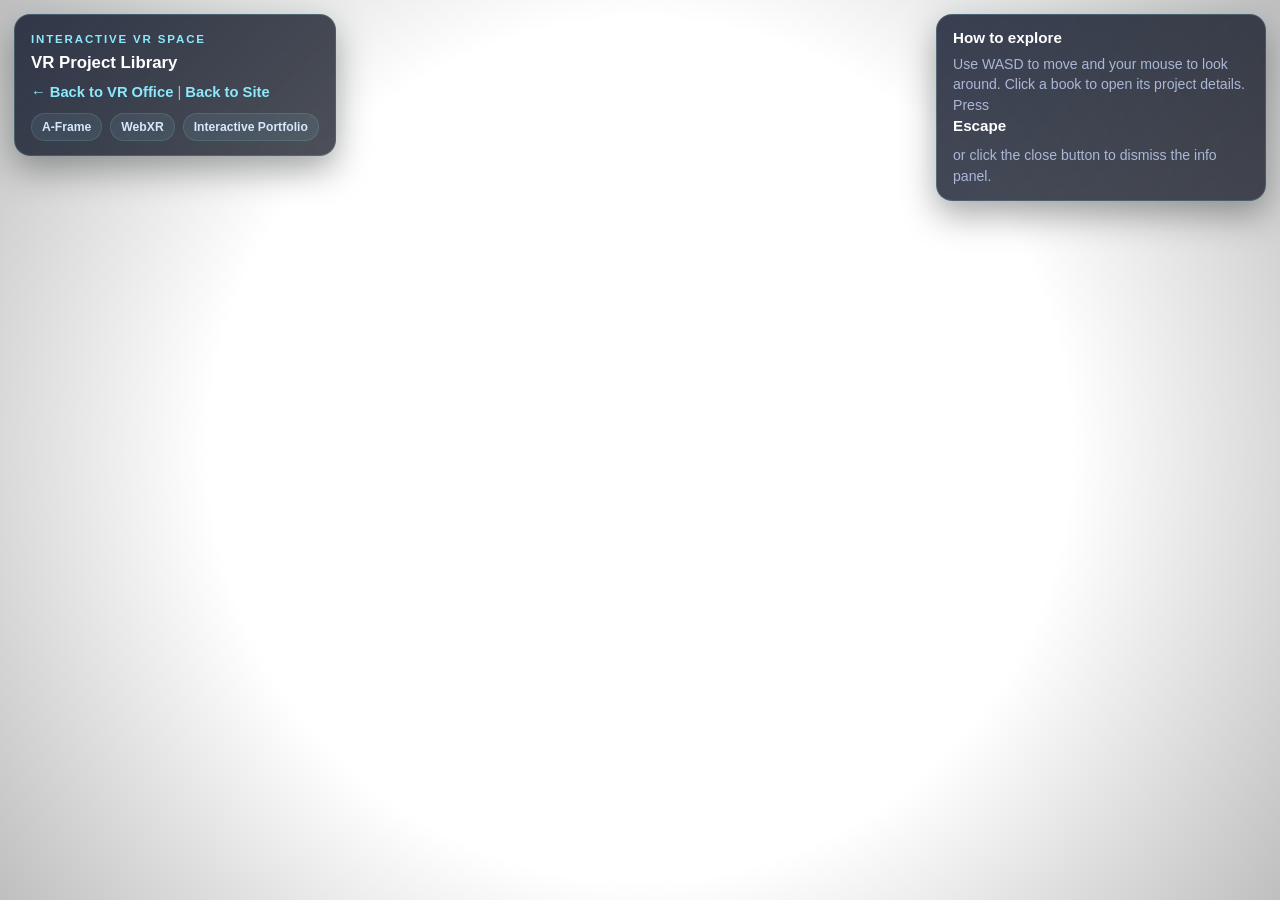
<file: vrprojects.html>
<!doctype html>
<html lang="en">
<head>
  <meta charset="utf-8" />
  <title>VR Project Library</title>
  <meta name="viewport" content="width=device-width, initial-scale=1" />

  <script src="https://aframe.io/releases/1.5.0/aframe.min.js"></script>

  <style>
    :root {
      --vr-bg: #070b16;
      --vr-surface: rgba(12, 18, 34, 0.78);
      --vr-surface-strong: rgba(16, 24, 45, 0.92);
      --vr-border: rgba(139, 233, 253, 0.18);
      --vr-text: #eef4ff;
      --vr-muted: #aab7d6;
      --vr-accent: #8be9fd;
      --vr-accent-2: #7c5cff;
      --vr-accent-3: #61b8ff;
      --vr-danger: #ff5f7a;
      --vr-glow: rgba(139, 233, 253, 0.22);
    }

    * {
      box-sizing: border-box;
    }

    body {
      margin: 0;
      font-family: Arial, Helvetica, sans-serif;
      background:
        radial-gradient(circle at top right, rgba(124, 92, 255, 0.14), transparent 24%),
        radial-gradient(circle at top left, rgba(97, 184, 255, 0.12), transparent 28%),
        linear-gradient(180deg, #050812 0%, #0a1020 100%);
      color: var(--vr-text);
      overflow: hidden;
    }

    .ui-shell {
      position: fixed;
      top: 14px;
      left: 14px;
      right: 14px;
      z-index: 20;
      display: flex;
      justify-content: space-between;
      gap: 14px;
      align-items: flex-start;
      pointer-events: none;
    }

    .ui-bar,
    .ui-tip {
      pointer-events: auto;
      backdrop-filter: blur(14px);
      -webkit-backdrop-filter: blur(14px);
      background: linear-gradient(135deg, rgba(16, 24, 45, 0.82), rgba(8, 12, 24, 0.72));
      border: 1px solid var(--vr-border);
      box-shadow: 0 14px 34px rgba(0,0,0,0.34), 0 0 24px rgba(139,233,253,0.06);
      border-radius: 16px;
    }

    .ui-bar {
      padding: 14px 16px;
      max-width: 560px;
    }

    .ui-kicker {
      display: inline-block;
      font-size: 0.72rem;
      text-transform: uppercase;
      letter-spacing: 0.16em;
      font-weight: 700;
      color: var(--vr-accent);
      margin-bottom: 8px;
    }

    .ui-title {
      font-size: 1.05rem;
      font-weight: 700;
      color: #ffffff;
      margin-bottom: 8px;
    }

    .ui-links {
      color: var(--vr-muted);
      font-size: 0.92rem;
      line-height: 1.5;
    }

    .ui-links a {
      color: var(--vr-accent);
      text-decoration: none;
      font-weight: 600;
    }

    .ui-links a:hover {
      color: #ffffff;
    }

    .ui-tip {
      padding: 14px 16px;
      min-width: 250px;
      max-width: 330px;
    }

    .ui-tip strong {
      display: block;
      color: #ffffff;
      margin-bottom: 8px;
      font-size: 0.95rem;
    }

    .ui-tip p {
      margin: 0;
      color: var(--vr-muted);
      font-size: 0.88rem;
      line-height: 1.45;
    }

    .ui-pill-row {
      display: flex;
      flex-wrap: wrap;
      gap: 8px;
      margin-top: 10px;
    }

    .ui-pill {
      padding: 6px 10px;
      border-radius: 999px;
      font-size: 0.76rem;
      font-weight: 700;
      color: #d7e7ff;
      background: rgba(139, 233, 253, 0.08);
      border: 1px solid rgba(139, 233, 253, 0.14);
    }

    .screen-vignette {
      position: fixed;
      inset: 0;
      pointer-events: none;
      z-index: 5;
      background:
        radial-gradient(circle at center, transparent 55%, rgba(0,0,0,0.25) 100%);
    }

    @media (max-width: 900px) {
      .ui-shell {
        flex-direction: column;
      }

      .ui-bar,
      .ui-tip {
        max-width: 100%;
      }
    }
  </style>
</head>

<body>

  <div class="ui-shell">
    <div class="ui-bar">
      <span class="ui-kicker">Interactive VR Space</span>
      <div class="ui-title">VR Project Library</div>
      <div class="ui-links">
        <a href="vr-site.html">← Back to VR Office</a> |
        <a href="index.html">Back to Site</a>
      </div>
      <div class="ui-pill-row">
        <span class="ui-pill">A-Frame</span>
        <span class="ui-pill">WebXR</span>
        <span class="ui-pill">Interactive Portfolio</span>
      </div>
    </div>

    <div class="ui-tip">
      <strong>How to explore</strong>
      <p>
        Use WASD to move and your mouse to look around. Click a book to open its project
        details. Press <strong>Escape</strong> or click the close button to dismiss the info panel.
      </p>
    </div>
  </div>

  <div class="screen-vignette"></div>

  <a-scene
    background="color: #11182e"
    renderer="antialias: true; colorManagement: true"
    vr-mode-ui="enabled: true"
    fog="type: linear; color: #0c1224; near: 4; far: 14"
  >
    <a-assets></a-assets>

    <!-- CAMERA + RIG -->
    <a-entity id="rig" position="0 1.6 3">
      <a-entity id="playerCamera"
                camera
                look-controls
                wasd-controls
                cursor="rayOrigin: mouse"
                raycaster="objects: .clickable">

        <!-- INFO PANEL -->
        <a-entity id="infoPanel" visible="false" position="0 0 -1.85">
          <!-- Back glow -->
          <a-plane width="3.1" height="1.95"
                   material="shader: flat; color: #7c5cff; opacity: 0.08">
          </a-plane>

          <!-- Main panel -->
          <a-plane width="2.95" height="1.8"
                   material="shader: flat; color: #12182b; opacity: 0.97">
          </a-plane>

          <!-- Accent strip -->
          <a-plane width="2.95" height="0.08"
                   position="0 0.86 0.01"
                   material="shader: flat; color: #8be9fd; opacity: 0.95">
          </a-plane>

          <!-- Close button -->
          <a-plane id="closePanelButton" class="clickable"
                   position="1.27 0.67 0.02"
                   width="0.26" height="0.26"
                   material="shader: flat; color: #ff5f7a">
          </a-plane>
          <a-entity position="1.27 0.67 0.03"
                    text="value: X; align: center; width: 2; color: #ffffff">
          </a-entity>

          <!-- Title -->
          <a-entity id="infoTitle"
                    position="0 0.56 0.03"
                    text="value: Project Title; align: center; width: 3.15; color: #eef4ff; wrapCount: 28">
          </a-entity>

          <!-- Subtitle -->
          <a-entity id="infoSubtitle"
                    position="0 0.34 0.03"
                    text="value: Category / Focus; align: center; width: 2.7; color: #8be9fd; wrapCount: 34">
          </a-entity>

          <!-- Body -->
          <a-entity id="infoBody"
                    position="0 -0.1 0.03"
                    text="value: Project details will appear here.; align: left; width: 2.62; wrapCount: 40; color: #dbe7ff; lineHeight: 36">
          </a-entity>
        </a-entity>
      </a-entity>
    </a-entity>

    <!-- LIGHTING -->
    <a-entity light="type: ambient; intensity: 0.35; color: #dfe8ff"></a-entity>
    <a-entity light="type: point; intensity: 1.1; distance: 12; decay: 2; color: #fff4dd"
              position="0 2.7 0"></a-entity>
    <a-entity light="type: point; intensity: 0.6; distance: 10; decay: 2; color: #7c5cff"
              position="-2 1.6 1"></a-entity>
    <a-entity light="type: point; intensity: 0.5; distance: 10; decay: 2; color: #61b8ff"
              position="2 1.6 1"></a-entity>

    <!-- ROOM -->
    <a-box position="0 1.5 0"
           width="10" height="3" depth="10"
           material="shader: flat; color: #12182a; side: back"></a-box>

    <!-- FLOOR -->
    <a-plane rotation="-90 0 0"
             width="10" height="10"
             material="shader: flat; color: #0e1322"></a-plane>

    <!-- FLOOR ACCENT -->
    <a-plane rotation="-90 0 0"
             position="0 0.01 -0.6"
             width="6.2" height="6.2"
             material="shader: flat; color: #121b31; opacity: 0.85"></a-plane>

    <!-- BACK WALL FEATURE -->
    <a-plane position="0 1.95 -2.39"
             width="4.8" height="0.55"
             material="shader: flat; color: #141d34; opacity: 0.95">
    </a-plane>
    <a-entity position="0 1.95 -2.28"
              text="value: VR PROJECT LIBRARY; align: center; width: 5; color: #8be9fd">
    </a-entity>

    <!-- BOOKSHELF WALL -->
    <a-box position="0 1.4 -2.5"
           width="5.2" height="2.1" depth="0.22"
           material="shader: flat; color: #1a2038"></a-box>

    <!-- SHELVES -->
    <a-box position="0 2.08 -2.4" width="4.7" height="0.08" depth="0.3"
           material="shader: flat; color: #30395d"></a-box>
    <a-box position="0 1.58 -2.4" width="4.7" height="0.08" depth="0.3"
           material="shader: flat; color: #30395d"></a-box>
    <a-box position="0 1.08 -2.4" width="4.7" height="0.08" depth="0.3"
           material="shader: flat; color: #30395d"></a-box>

    <!-- TOP SHELF BOOKS -->
    <a-box id="bookSite" class="clickable"
           position="-1.65 2.18 -2.25"
           width="0.25" height="0.5" depth="0.15"
           material="shader: flat; color: #58a6ff"></a-box>
    <a-entity position="-1.65 2.18 -2.16"
              rotation="0 0 90"
              text="value: Site; align: center; width: 2; color: #eef4ff">
    </a-entity>

    <a-box id="bookVRDemo" class="clickable"
           position="-0.75 2.18 -2.25"
           width="0.25" height="0.5" depth="0.15"
           material="shader: flat; color: #50fae6"></a-box>
    <a-entity position="-0.75 2.18 -2.16"
              rotation="0 0 90"
              text="value: VR Office; align: center; width: 2; color: #0f1726">
    </a-entity>

    <a-box id="bookGame" class="clickable"
           position="0.15 2.18 -2.25"
           width="0.25" height="0.5" depth="0.15"
           material="shader: flat; color: #bd93f9"></a-box>
    <a-entity position="0.15 2.18 -2.16"
              rotation="0 0 90"
              text="value: Game; align: center; width: 2; color: #eef4ff">
    </a-entity>

    <!-- MIDDLE SHELF BOOKS -->
    <a-box id="bookDataViz" class="clickable"
           position="-1.2 1.68 -2.25"
           width="0.25" height="0.5" depth="0.15"
           material="shader: flat; color: #f6d365"></a-box>
    <a-entity position="-1.2 1.68 -2.16"
              rotation="0 0 90"
              text="value: Data; align: center; width: 2; color: #1b2238">
    </a-entity>

    <a-box id="TemporalThiefGame" class="clickable"
           position="-0.3 1.68 -2.25"
           width="0.25" height="0.5" depth="0.15"
           material="shader: flat; color: #8be9fd"></a-box>
    <a-entity position="-0.3 1.68 -2.16"
              rotation="0 0 90"
              text="value: Temporal; align: center; width: 2; color: #1b2238">
    </a-entity>

    <!-- LOWER DECOR BOOKS -->
    <a-box position="0.95 1.18 -2.25"
           width="0.22" height="0.42" depth="0.15"
           material="shader: flat; color: #ff79c6"></a-box>
    <a-box position="1.2 1.18 -2.25"
           width="0.22" height="0.42" depth="0.15"
           material="shader: flat; color: #61b8ff"></a-box>
    <a-box position="1.45 1.18 -2.25"
           width="0.22" height="0.42" depth="0.15"
           material="shader: flat; color: #6ef2a5"></a-box>

    <!-- SIDE TABLE -->
    <a-cylinder position="1.95 0.45 -1.8" radius="0.42" height="0.1"
                material="shader: flat; color: #2b3453"></a-cylinder>
    <a-cylinder position="1.95 0.24 -1.8" radius="0.06" height="0.32"
                material="shader: flat; color: #1c2338"></a-cylinder>

    <!-- LAMP -->
    <a-cone position="1.95 0.72 -1.8" radius-bottom="0.25" radius-top="0.03" height="0.35"
            material="shader: flat; color: #8be9fd"></a-cone>
    <a-entity light="type: point; intensity: 0.55; distance: 5; decay: 2; color: #8be9fd"
              position="1.95 0.66 -1.8"></a-entity>

    <!-- FRONT DECOR PANEL -->
    <a-plane position="-2.25 1.45 -0.8"
             rotation="0 24 0"
             width="1.3" height="1.1"
             material="shader: flat; color: #131b31; opacity: 0.95">
    </a-plane>
    <a-entity position="-2.1 1.62 -0.72"
              rotation="0 24 0"
              text="value: INTERACTIVE\\nSHOWCASE; align: center; width: 2.2; color: #8be9fd">
    </a-entity>
    <a-entity position="-2.1 1.28 -0.72"
              rotation="0 24 0"
              text="value: A small VR library space for browsing project ideas and experiments.; align: center; width: 2.1; wrapCount: 18; color: #cddcff">
    </a-entity>

  </a-scene>

  <script>
    document.addEventListener("DOMContentLoaded", () => {
      const bookSite = document.getElementById("bookSite");
      const bookVRDemo = document.getElementById("bookVRDemo");
      const bookGame = document.getElementById("bookGame");
      const bookDataViz = document.getElementById("bookDataViz");
      const TemporalThiefGame = document.getElementById("TemporalThiefGame");

      const infoPanel = document.getElementById("infoPanel");
      const infoTitle = document.getElementById("infoTitle");
      const infoSubtitle = document.getElementById("infoSubtitle");
      const infoBody = document.getElementById("infoBody");
      const closePanelButton = document.getElementById("closePanelButton");

      const projectDetails = {
        bookSite: {
          title: "Portfolio Website",
          subtitle: "Web Development / Self Hosting",
          body: [
            "A personal portfolio built to showcase my projects, technical skills, and development work.",
            "",
            "Highlights:",
            "• Hosted as part of my Raspberry Pi setup.",
            "• Uses a cleaner modern layout across the site.",
            "• Includes themed project pages and a VR section.",
            "",
            "Focus: design, structure, and presentation."
          ].join("\n")
        },
        bookVRDemo: {
          title: "VR Office Experience",
          subtitle: "A-Frame / WebXR Experiment",
          body: [
            "An interactive VR office scene designed as a more playful way to explore my portfolio.",
            "",
            "Features:",
            "• Room-scale style virtual environment.",
            "• Clickable objects and environmental interactions.",
            "• Navigation into this VR project library.",
            "",
            "Tech: A-Frame, WebGL, browser-based 3D."
          ].join("\n")
        },
        bookGame: {
          title: "Mini Browser Game",
          subtitle: "Gameplay Prototype",
          body: [
            "A small browser game concept focused on creating a simple but enjoyable gameplay loop.",
            "",
            "Highlights:",
            "• Lightweight interactive design.",
            "• Prototype-first development approach.",
            "• Focus on moment-to-moment player feedback.",
            "",
            "Tech: JavaScript, browser rendering."
          ].join("\n")
        },
        bookDataViz: {
          title: "Data Visualization Dashboard",
          subtitle: "UI / Information Design",
          body: [
            "A concept for presenting information visually through a cleaner dashboard interface.",
            "",
            "Highlights:",
            "• Interactive data-focused layout ideas.",
            "• Clear visual structure and filtering concepts.",
            "• Focus on readability and presentation.",
            "",
            "Tech: JavaScript-driven UI ideas."
          ].join("\n")
        },
        TemporalThiefGame: {
          title: "Temporal Thief",
          subtitle: "Final Year Game Project",
          body: [
            "Temporal Thief is my final year project, built around stealth gameplay and time manipulation.",
            "",
            "Highlights:",
            "• Time-based mechanic design.",
            "• Stronger focus on atmosphere and tension.",
            "• Built as a more ambitious game concept.",
            "",
            "Direction: a stealth experience with a distinct gameplay identity."
          ].join("\n")
        }
      };

      function openProject(bookId) {
        const project = projectDetails[bookId];
        if (!project || !infoPanel || !infoTitle || !infoSubtitle || !infoBody) return;

        infoTitle.setAttribute("text", {
          value: project.title,
          align: "center",
          width: 3.15,
          color: "#eef4ff",
          wrapCount: 28
        });

        infoSubtitle.setAttribute("text", {
          value: project.subtitle,
          align: "center",
          width: 2.7,
          color: "#8be9fd",
          wrapCount: 34
        });

        infoBody.setAttribute("text", {
          value: project.body,
          align: "left",
          width: 2.62,
          wrapCount: 40,
          color: "#dbe7ff",
          lineHeight: 36
        });

        infoPanel.setAttribute("visible", true);
      }

      function closePanel() {
        if (infoPanel) infoPanel.setAttribute("visible", false);
      }

      if (bookSite) bookSite.addEventListener("click", () => openProject("bookSite"));
      if (bookVRDemo) bookVRDemo.addEventListener("click", () => openProject("bookVRDemo"));
      if (bookGame) bookGame.addEventListener("click", () => openProject("bookGame"));
      if (bookDataViz) bookDataViz.addEventListener("click", () => openProject("bookDataViz"));
      if (TemporalThiefGame) TemporalThiefGame.addEventListener("click", () => openProject("TemporalThiefGame"));

      if (closePanelButton) closePanelButton.addEventListener("click", closePanel);

      window.addEventListener("keydown", (e) => {
        if (e.key === "Escape") closePanel();
      });
    });
  </script>

</body>
</html>
</file>
<file: css/style.css>
/* ---------------------------------------------------
   Global Reset + Base Styles
--------------------------------------------------- */
* {
  margin: 0;
  padding: 0;
  box-sizing: border-box;
}

body {
  font-family: Arial, Helvetica, sans-serif;
  background-color: #0d1117;   /* GitHub-dark style */
  color: #e6edf3;
  line-height: 1.6;
  padding-bottom: 50px;
}

a {
  color: #58a6ff;
  text-decoration: none;
}

a:hover {
  text-decoration: none;
}

/* ---------------------------------------------------
   Navigation Bar
--------------------------------------------------- */
.site-header {
  background: #161b22;
  border-bottom: 1px solid #30363d;
  padding: 15px 0;
  margin-bottom: 30px;
  position: sticky;
  top: 0;
  z-index: 100;
}

.nav {
  display: flex;
  justify-content: center;
  gap: 1.2rem;
}

/* Pill-style nav buttons */
.nav a {
  position: relative;
  color: #c9d1d9;
  font-size: 0.95rem;
  font-weight: 500;
  padding: 8px 18px;
  border-radius: 999px; /* pill */
  transition: 0.25s ease;
}

/* Glow frame */
.nav a::after {
  content: "";
  position: absolute;
  inset: 0;
  border-radius: inherit;
  border: 1px solid transparent;
  transition: border-color 0.25s ease, box-shadow 0.25s ease;
}

.nav a:hover {
  color: #ffffff;
  background: #238636; /* GitHub green */
}

.nav a:hover::after {
  border-color: rgba(255, 255, 255, 0.16);
  box-shadow: 0 0 12px rgba(35, 134, 54, 0.65);
}

/* Optional: active page state – add class="active" to the current page link */
.nav a.active {
  background: #1f6feb;
  color: #ffffff;
}

.nav a.active::after {
  border-color: rgba(56, 139, 253, 0.7);
  box-shadow: 0 0 10px rgba(56, 139, 253, 0.6);
}

/* ---------------------------------------------------
   Page Sections
--------------------------------------------------- */
section {
  width: min(900px, 90%);
  margin: auto;
  padding: 20px 0;
}

h1, h2, h3 {
  margin-bottom: 12px;
  font-weight: 600;
}

h1 {
  font-size: 2rem;
}

h2 {
  font-size: 1.4rem;
}

p {
  margin-bottom: 15px;
  color: #c9d1d9;
}

/* subtle section separator */
section + section {
  border-top: 1px solid #21262d;
  margin-top: 15px;
  padding-top: 25px;
}

/* ---------------------------------------------------
   Hero Section (Home page)
--------------------------------------------------- */
.hero {
  text-align: center;
  margin-top: 40px;
  padding: 40px 20px;
  background: #161b22;
  border: 1px solid #30363d;
  border-radius: 12px;
  box-shadow: 0 18px 40px rgba(0, 0, 0, 0.35);
}

.hero h1 {
  font-size: 2.2rem;
  margin-bottom: 10px;
}

.hero p {
  font-size: 1.05rem;
  color: #9da7b2;
}

/* ---------------------------------------------------
   Project Cards
--------------------------------------------------- */
.project {
  background: #161b22;
  border: 1px solid #30363d;
  border-radius: 10px;
  padding: 20px;
  margin-bottom: 20px;
  transition: 0.25s ease;
}

.project:hover {
  border-color: #58a6ff;
  transform: translateY(-3px);
  box-shadow: 0 12px 24px rgba(0, 0, 0, 0.4);
}

.project h2 {
  margin-bottom: 10px;
}

.project p {
  color: #c9d1d9;
  margin-bottom: 12px;
}

.project a {
  color: #58a6ff;
  font-weight: 500;
}

/* ---------------------------------------------------
   Download Button (for APKs, etc.)
--------------------------------------------------- */
.download-btn {
  display: inline-block;
  padding: 10px 16px;
  background: linear-gradient(135deg, #58a6ff, #1f6feb);
  color: #0d1117;
  border-radius: 8px;
  font-weight: 600;
  font-size: 0.95rem;
  border: 1px solid #1f6feb;
  transition: 0.25s ease;
}

.download-btn:hover {
  transform: translateY(-2px);
  box-shadow: 0 10px 20px rgba(56, 139, 253, 0.35);
  text-decoration: none;
}

/* ---------------------------------------------------
   Skill List
--------------------------------------------------- */
.skill-list {
  list-style: none;
  padding-left: 0;
}

.skill-list li {
  background: #161b22;
  border: 1px solid #30363d;
  padding: 10px 15px;
  margin-bottom: 10px;
  border-radius: 6px;
  transition: 0.25s ease;
}

.skill-list li:hover {
  border-color: #58a6ff;
  transform: translateX(5px);
  box-shadow: 0 10px 16px rgba(0, 0, 0, 0.35);
}

/* ---------------------------------------------------
   Footer
--------------------------------------------------- */
footer {
  text-align: center;
  margin-top: 40px;
  color: #8b949e;
  font-size: 0.85rem;
  border-top: 1px solid #21262d;
  padding-top: 15px;
}

/* ---------------------------------------------------
   Responsive Design
--------------------------------------------------- */
@media (max-width: 600px) {
  .nav {
    flex-wrap: wrap;
    gap: 0.6rem;
  }

  .nav a {
    padding: 6px 14px;
    font-size: 0.9rem;
  }

  .hero h1 {
    font-size: 1.8rem;
  }

  section {
    width: 92%;
  }
}
</file>
